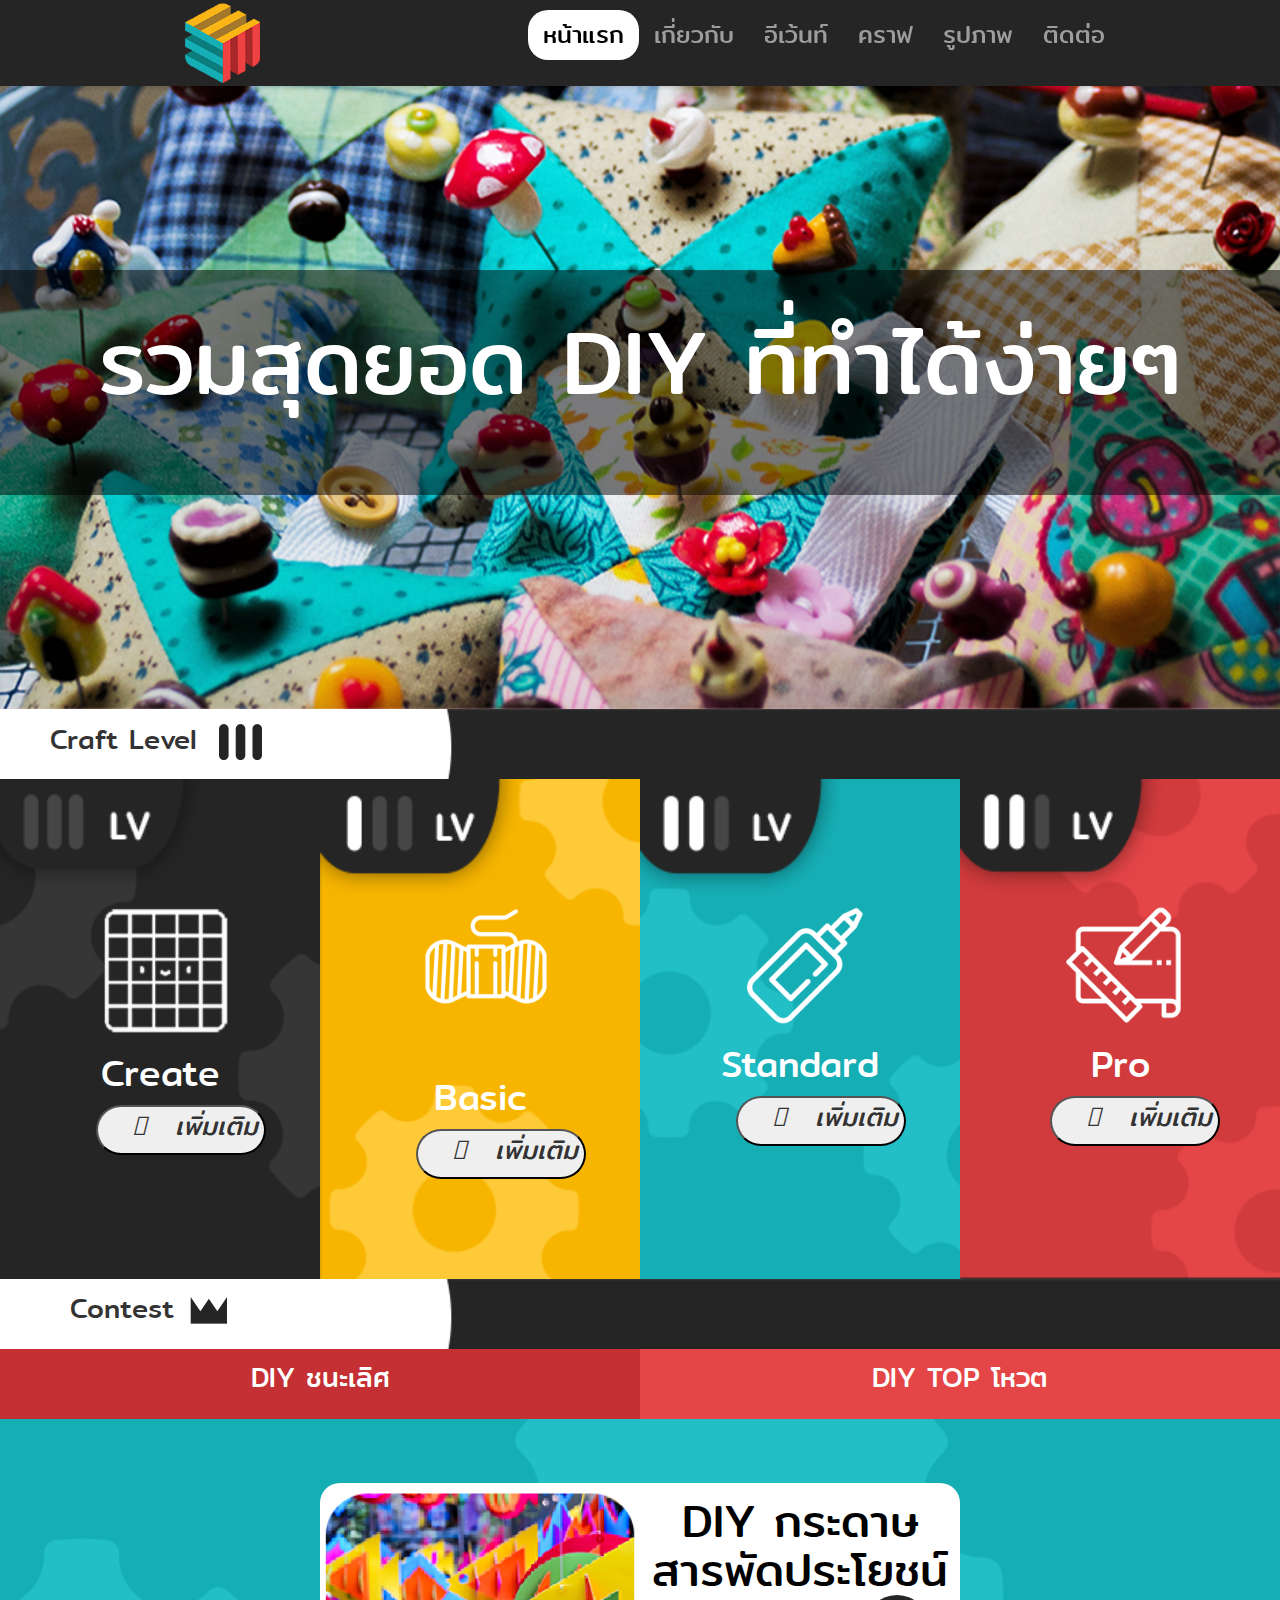
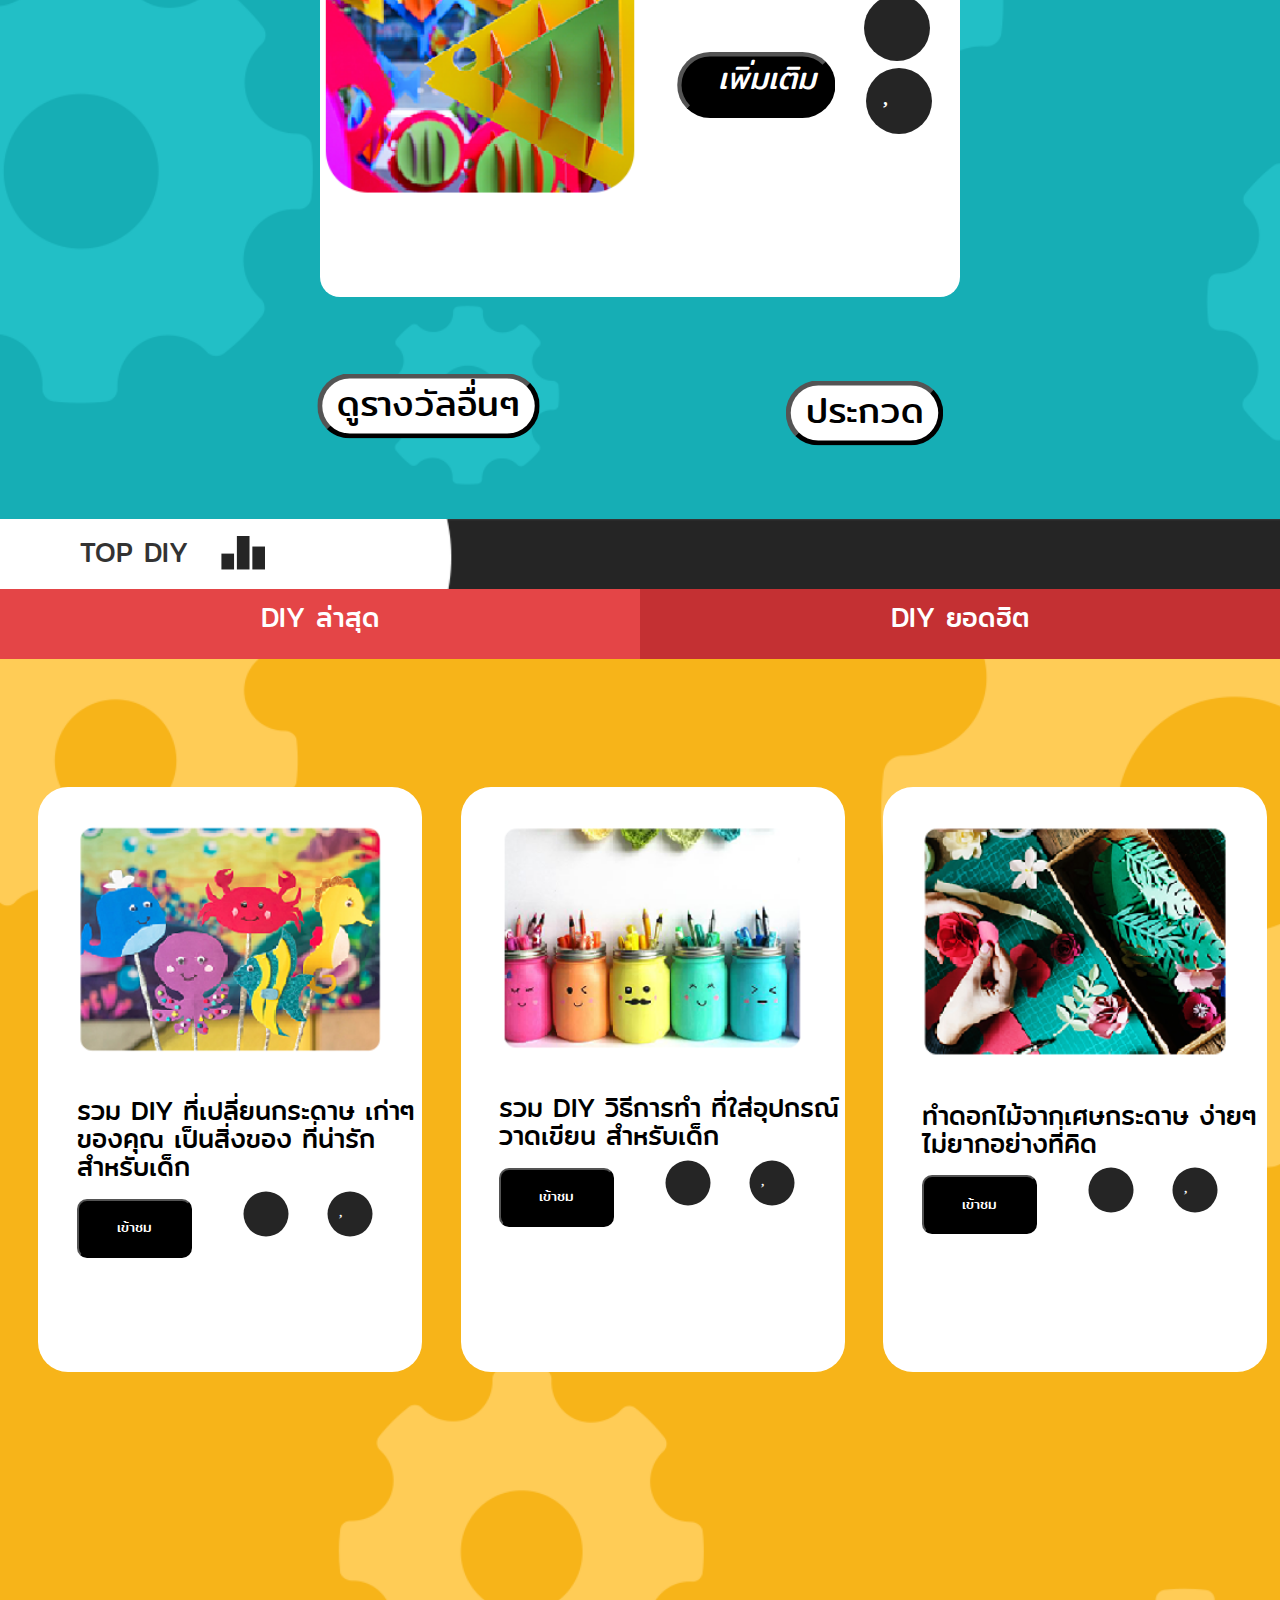
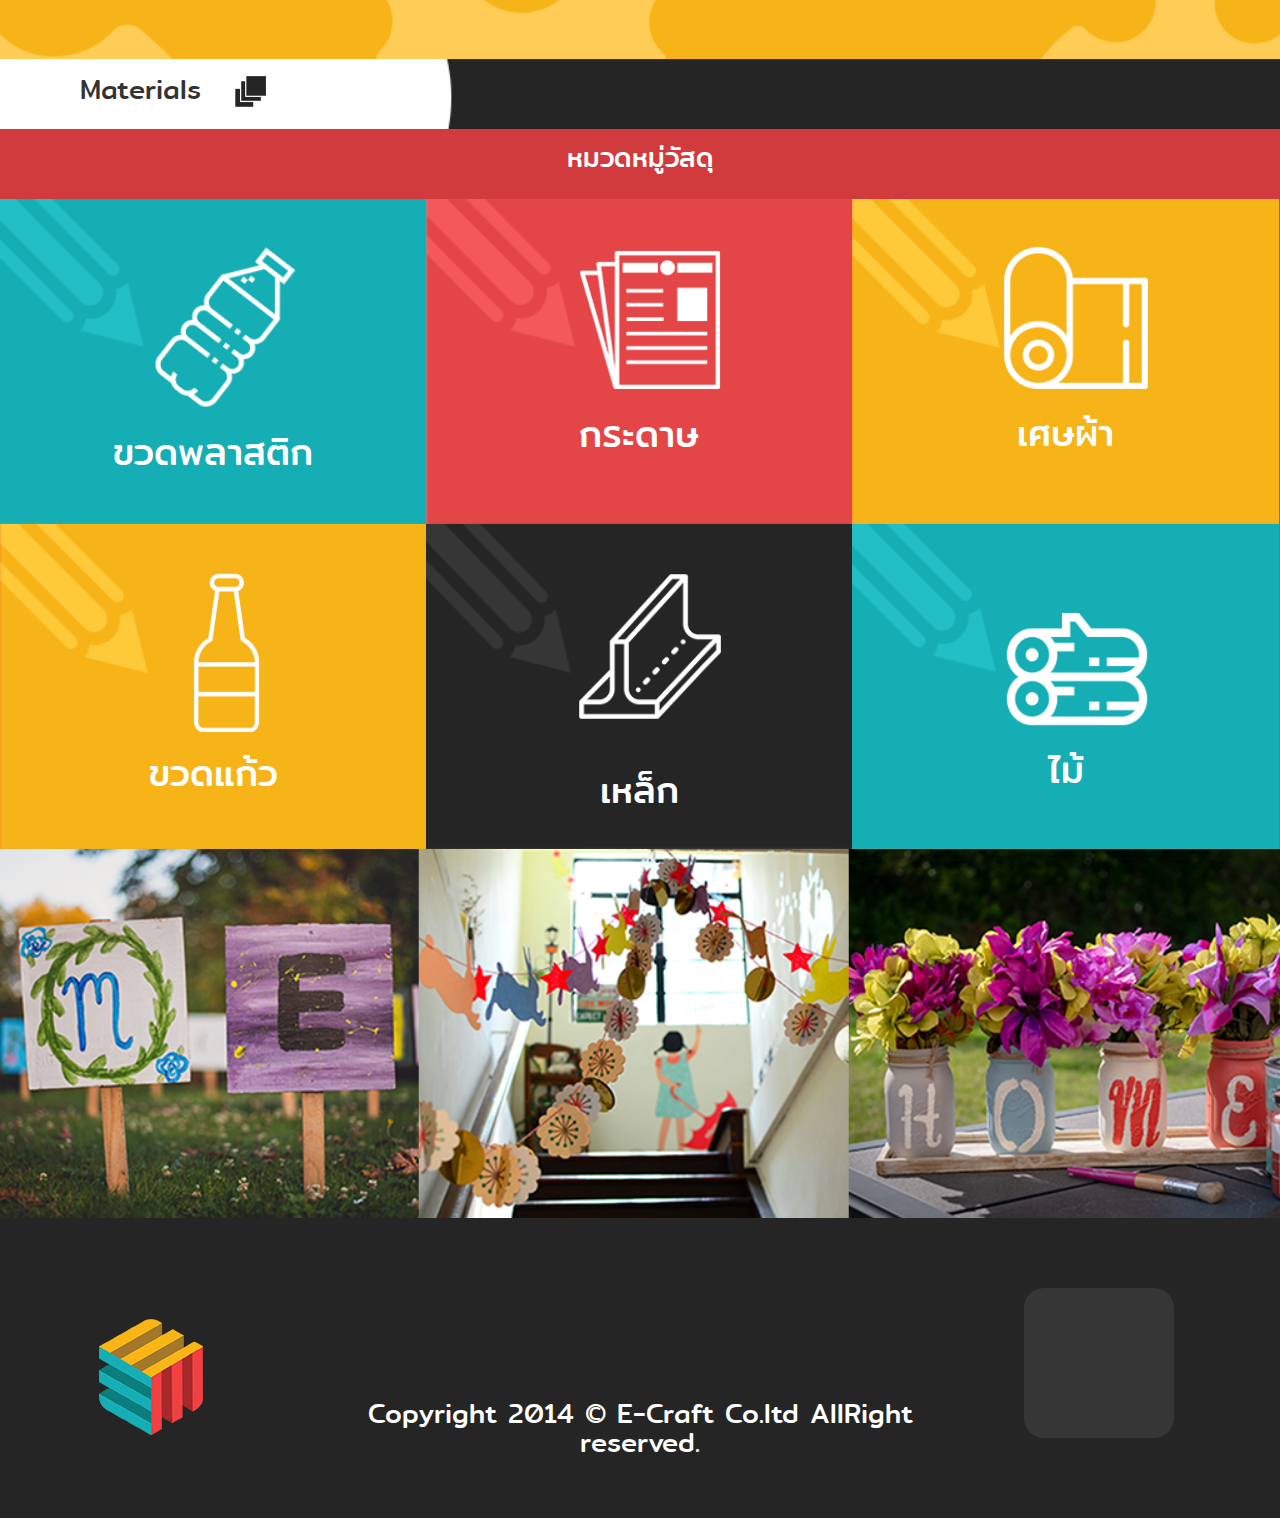
<file: index.html>
<!DOCTYPE html>
<html>
<head>
	<meta charset="utf-8">
    <title>.:E-CRAFT:.</title>
    <meta name="viewport" content="width=device-width, initial-scale=1">
    <link rel="stylesheet" type="text/css" href="css/style.css">
    <link rel="stylesheet" type="text/css" href="css/font-awesome.min.css">
    <link rel="stylesheet" type="text/css" href="css/bootstrap.min.css">
    <link rel="stylesheet" href="https://use.fontawesome.com/releases/v5.6.1/css/all.css" integrity="sha384-gfdkjb5BdAXd+lj+gudLWI+BXq4IuLW5IT+brZEZsLFm++aCMlF1V92rMkPaX4PP" crossorigin="anonymous">
    <script type="text/javascript" src="js/jquery.js"></script>
	<script type="text/javascript" src="js/bootstrap.min.js"></script>
	
	
</head>
<body>
        <header>
                  
                <nav class="navbar navbar-inverse navbar-fixed-top">
                    <div class="container">
                            
                            <div class="navbar-header">
                                <button type="button" class="navbar-toggle" data-toggle="collapse" data-target="#navbar-collapse">
                                        <i class="fas fa-sign-in-alt"></i>
                                        <i class="fas fa-bars"></i>
								</button>
								<div class="ecraft-logo"><img src="images/home-logo.png" style="width:80px;height:85px;""></div>
                            </div> 
                            <div class="collapse navbar-collapse" id="navbar-collapse">
                                <ul class="nav navbar-nav navbar-right">
                                    <li><a href="index.html" class="active" style="color:black;">หน้าแรก</a></li>
                                    <li><a href="content.html" >เกี่ยวกับ</a></li>
                                    <li><a href="#">อีเว้นท์</a></li>
                                    <li><a href="feature.html">คราฟ</a></li>
                                    <li><a href="#">รูปภาพ</a></li>
                                    <li><a href="contact.html">ติดต่อ</a></li>
                                </ul>
                            </div>
                    </div>
                    
                </nav>
                
            </header>
			
			<div class="banner">
				<div class="box-banner"><h1>รวมสุดยอด DIY ที่ทำได้ง่ายๆ</h1></div>
				<img src="images/banner.png">
				
				
					
			</div>
			
			
	<section>
			<div class="head-craft-level">
					<h1>Craft Level</h1>
					<div class="image-level"><img src="images/icon-headbar.png"></div>
					   
			</div>
			<div class="craft-level">
					<div class="create">
						<img src="images/menu-icon.png ">
						<h1>Create</h1>
						<button><i class="fas fa-plus-square"><p>เพิ่มเติม</p></i></button>
					</div>
				
					<div class="level1">
						<img src="images/menu-icon2.png ">
						<h1>Basic</h1>
						<button><i class="fas fa-plus-square"><p>เพิ่มเติม</p></i></button>
					</div>
					<div class="level2">
						<img src="images/menu-icon3.png ">
						<h1>Standard</h1>
						<button><i class="fas fa-plus-square"><p>เพิ่มเติม</p></i></button>
					</div>
					<div class="level3">
						<img src="images/menu-icon4.png ">
						<h1>Pro</h1>
						<button><i class="fas fa-plus-square"><p>เพิ่มเติม</p></i></button>
					</div>
			</div>
			
	</section>

	<section>

			<div class="head-contest">
					<h1>Contest</h1>
					<div class="image-contest"><img src="images/icon-headbar2.png"></div>
			</div>
			
			<div class="subhead-contest">
				<div class="boxwin"><h1>DIY ชนะเลิศ</h1></div>
				<div class="boxvote"><h1>DIY TOP โหวต</h1></div>
			</div>

			<div class="contest">
				
					<div class="boxcontest">
						<div class="leftcon">
								<img src="images/contest-img.png" style="width:100%;height:auto;">
						</div>
						<div class="rightcon">
								<h1>DIY กระดาษ<br>สารพัดประโยชน์</h1>
								<button><i class="fas fa-plus-square"><p>เพิ่มเติม</p></i></button>
								<div class="reply"><i class="fas fa-reply"></i></div>
								<div class="love"><i class="fas fa-heart"></i></div>
						</div>
						<div class="other"><button >ดูรางวัลอื่นๆ</button></div>
						<div class="contesthere"><button >ประกวด</button></div>
			</div>


	</section>


	<section>
			<div class="head-diy">
					<h1>TOP DIY</h1>
					<div class="image-diy"><img src="images/icon-headbar3.png"></div>
			</div>
			<div class="subhead-diy">
					<div class="boxnow"><h1>DIY ล่าสุด</h1></div>
					<div class="boxhit"><h1>DIY ยอดฮิต</h1></div>
			</div>
			<div class="diy-container">
					<div class="boxdiy1">
							<img src="images/content-img.png">
							<h1>รวม DIY ที่เปลี่ยนกระดาษ
									เก่าๆของคุณ เป็นสิ่งของ
									ที่น่ารักสำหรับเด็ก</h1>
									<button>เข้าชม</button>
									<div class="reply"><i class="fas fa-heart"></i></div>
									<div class="reply"><i class="fas fa-reply"></i></div>
									
					</div>
					<div class="boxdiy1">
							<img src="images/content-img2.png">
							<h1>รวม DIY วิธีการทำ
									ที่ใส่อุปกรณ์วาดเขียน
									สำหรับเด็ก</h1>
									<button>เข้าชม</button>
									<div class="reply"><i class="fas fa-heart"></i></div>
									<div class="reply"><i class="fas fa-reply"></i></div>
					</div>
					<div class="boxdiy1">
							<img src="images/content-img3.png">
							<h1>ทำดอกไม้จากเศษกระดาษ
									ง่ายๆ ไม่ยากอย่างที่คิด</h1>
									<button>เข้าชม</button>
									<div class="reply"><i class="fas fa-heart"></i></div>
									<div class="reply"><i class="fas fa-reply"></i></div>
					</div>

			</div>

	</section>

	<section>
		<div class="head-material">
			<h1>Materials</h1>
			<div class="image-material"><img src="images/icon-headbar4.png"></div>
	</div>
	
	<div class="subhead-material">
		<div class="boxmaterial"><h1>หมวดหมู่วัสดุ</h1></div>
		
	</div>

	<div class="container-material">
		<div class="box-m1">
			<img src="images/material-img.png">
			<h1>ขวดพลาสติก</h1>
		</div>
		<div class="box-m2">
				<img src="images/material-img2.png">
				<h1>กระดาษ</h1>
		</div>
		<div class="box-m3">
				<img src="images/material-img3.png">
				<h1>เศษผ้า</h1>
		</div>
		<div class="box-m4">
				<img src="images/material-img4.png">
				<h1>ขวดแก้ว</h1>
		</div>
		<div class="box-m5">
				<img src="images/material-img5.png">
				<h1>เหล็ก</h1>
		</div>
		<div class="box-m6">
				<img src="images/material-img6.png">
				<h1>ไม้</h1>
		</div>
	</div>
	</section>
			
	<footer>
			<div class="image-footer"><img src="images/footer-img.png" style="width:100%;height:auto;"></div>
			<div class="footer">
				<div class="left-footer"><img src="images/home-logo.png"></div>
				<div class="middle-footer">
					<div class="top-mid">
						<i class="fab fa-facebook-f"></i>
						<i class="fab fa-instagram"></i>
						<i class="fab fa-twitter"></i>
						<i class="far fa-envelope"></i>
					</div>
					<div class="bottom-mid"><h1>Copyright 2014 &copy; E-Craft Co.ltd AllRight reserved.</h1></div>
				</div>
				<div class="right-footer">
					<div class="backtotop"><i class="fas fa-angle-up"></i></div>
				</div>
			</div>  

			<div class="footer-mobile">
				<img src="images/home-logo.png" style="width:20%;height:auto;">
				<i class="fab fa-facebook-f"></i>
				<i class="fab fa-instagram"></i>
				<i class="fab fa-twitter"></i>
				<i class="far fa-envelope"></i>
				<div class="mobile-btt"><i class="fas fa-angle-up"></i></div>
			</div>
	</footer>

            

            

            
            
                    
    
    
    
    
    
    
    <!-- <div class="wrapper">
        <header>
                <div class="menu-icon"> 
                    <i class="fas fa-sign-in-alt"></i>
                    <i class="fas fa-bars"></i>
                </div>
                <div class="circle"><img src="images/home-logo.png" style="width:80px;height:85px;"></div>
        </header>
        
        
        
        <div class="banner">
                <img src="images/banner.png">
        </div>
    </div> -->
</body>
</html>
</file>
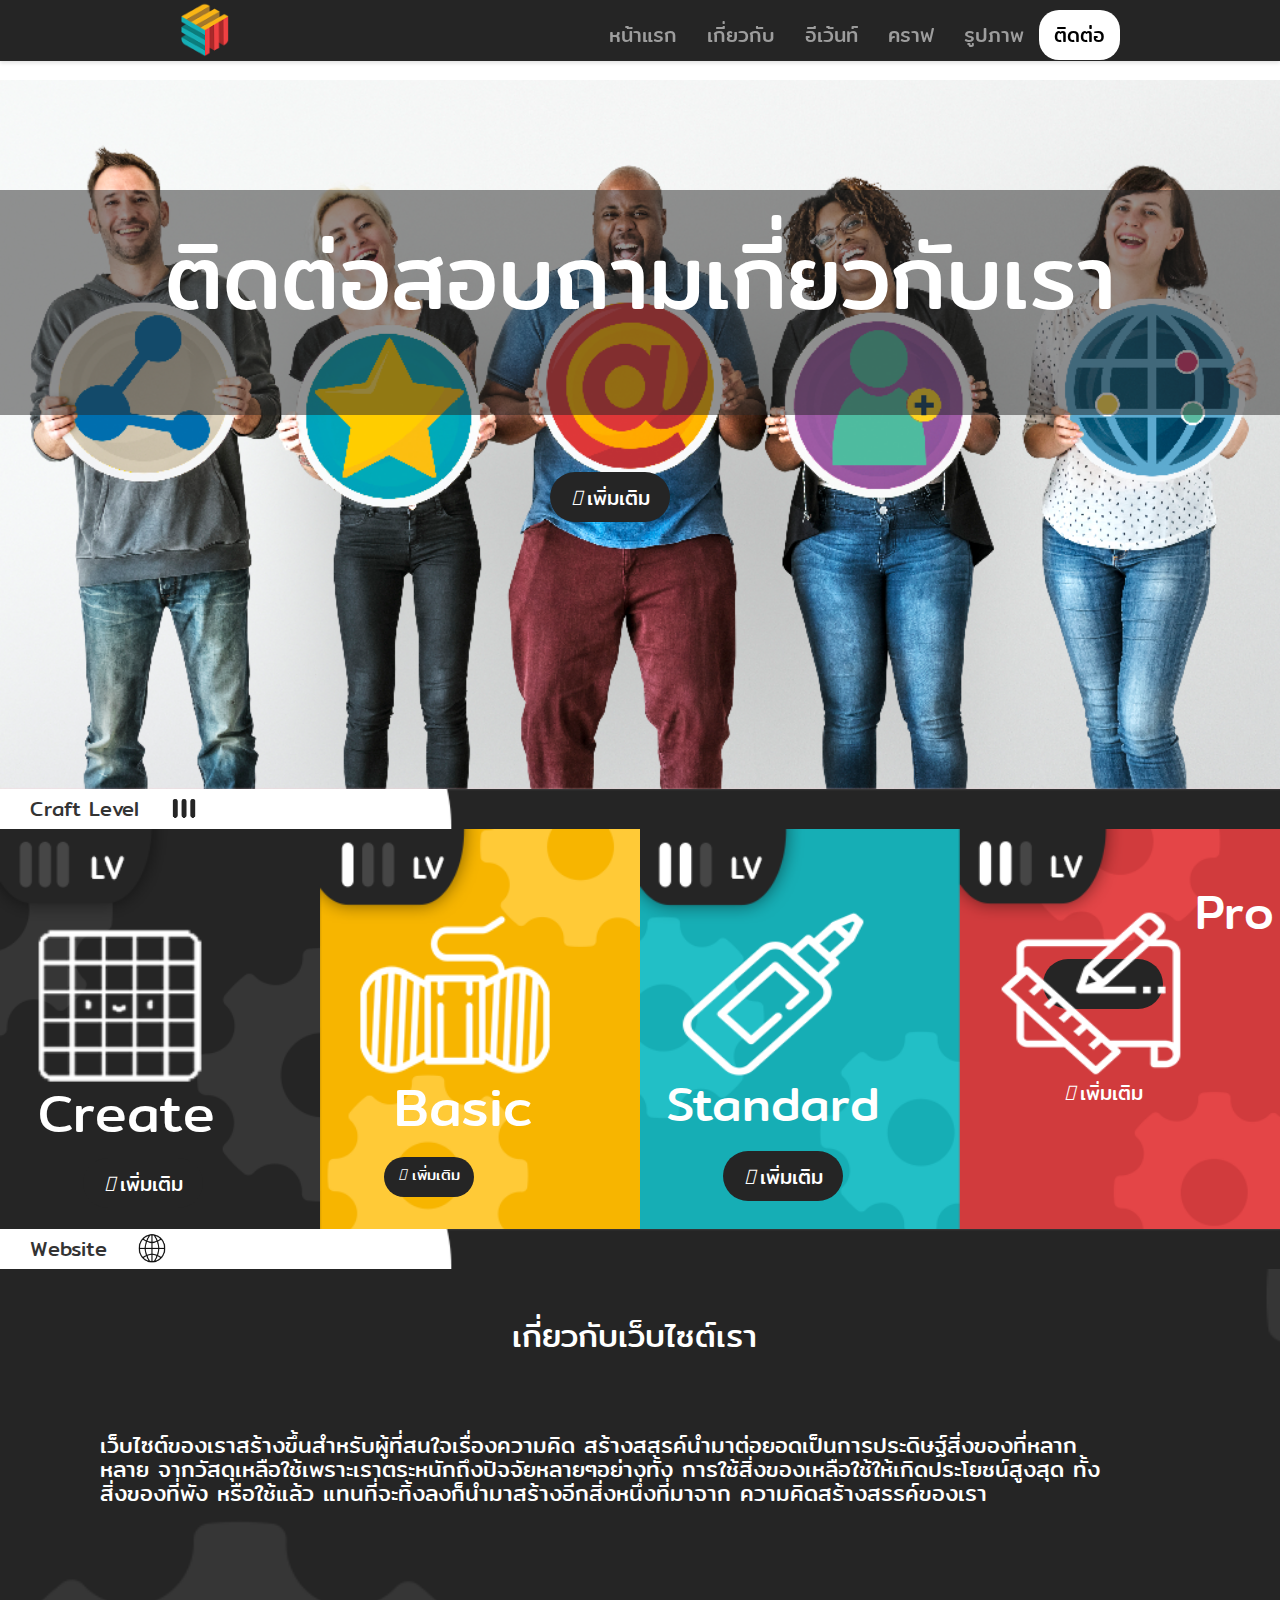
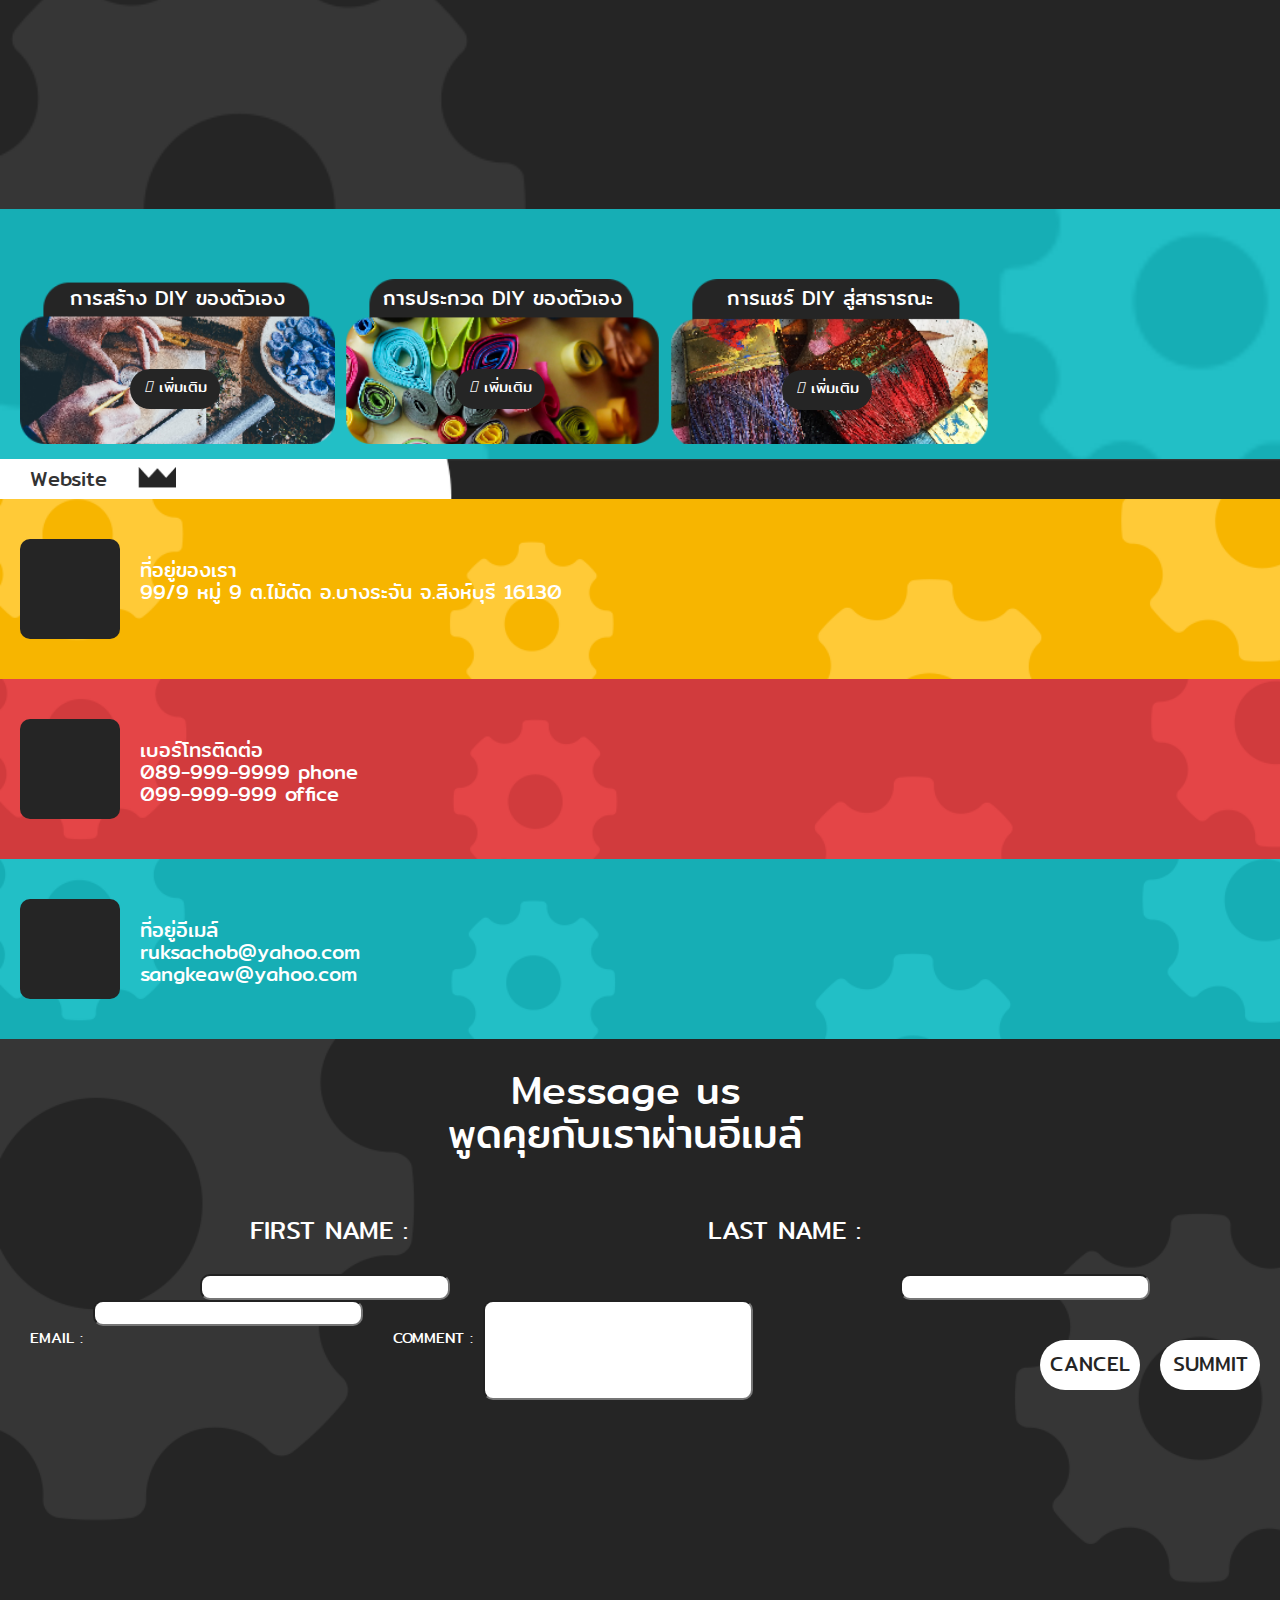
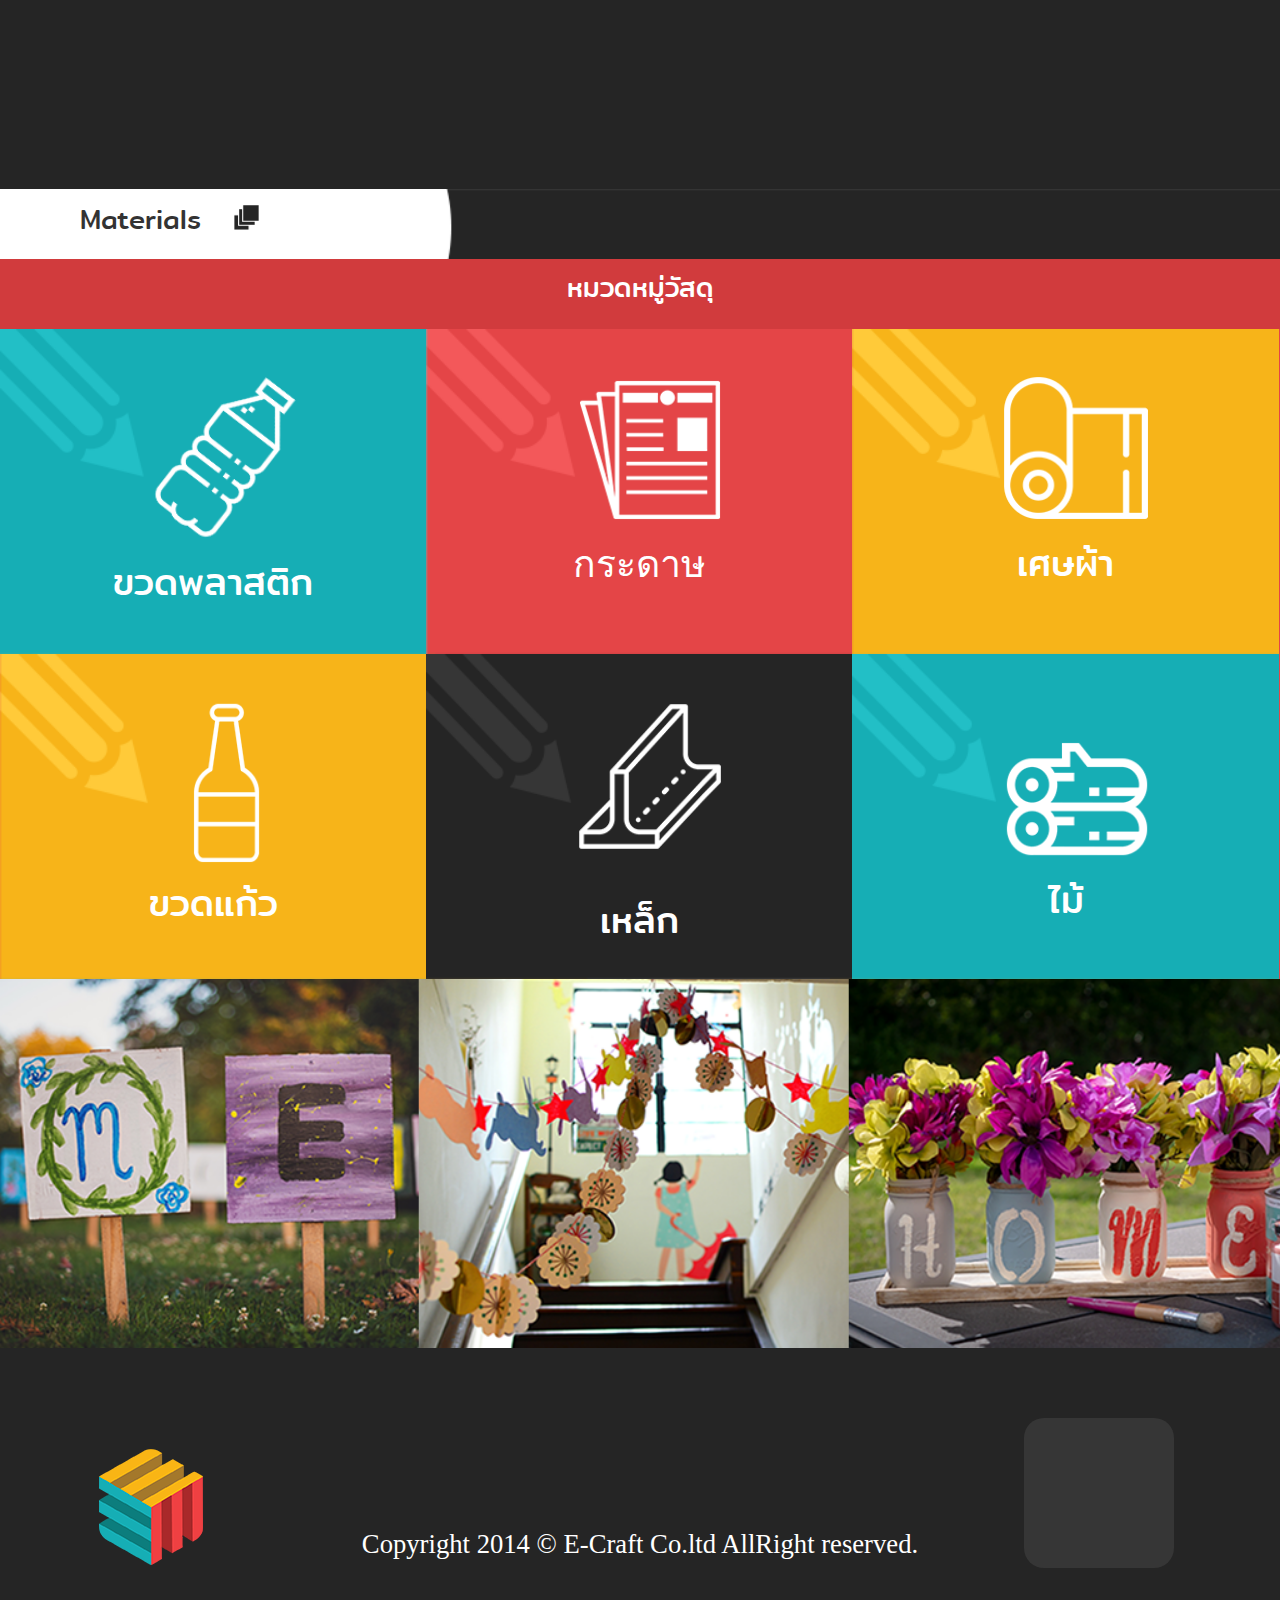
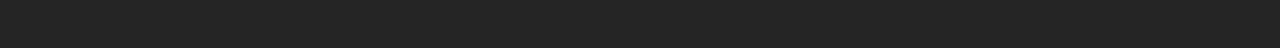
<file: contact.html>
<!DOCTYPE html>
<html>
<head>
    <meta charset="utf-8" />
    <title>.:E-CRAFT:.</title>
    <meta name="viewport" content="width=device-width, initial-scale=1">
    <link rel="stylesheet" type="text/css" href="css/contact.css">
    <link rel="stylesheet" type="text/css" href="css/font-awesome.min.css">
    <link rel="stylesheet" type="text/css" href="css/bootstrap.min.css">
    <link rel="stylesheet" href="https://use.fontawesome.com/releases/v5.6.1/css/all.css" integrity="sha384-gfdkjb5BdAXd+lj+gudLWI+BXq4IuLW5IT+brZEZsLFm++aCMlF1V92rMkPaX4PP" crossorigin="anonymous">
    <script type="text/javascript" src="js/jquery.js"></script>
	<script type="text/javascript" src="js/bootstrap.min.js"></script>


</head>
<body>
        <header>
                  
                <nav class="navbar navbar-inverse navbar-fixed-top">
                    <div class="container">
                            
                            <div class="navbar-header">
                                <button type="button" class="navbar-toggle" data-toggle="collapse" data-target="#navbar-collapse">
                                        <i class="fas fa-sign-in-alt"></i>
                                        <i class="fas fa-bars"></i>
								</button>
								<div class="ecraft-logo"><img src="images/home-logo.png" style="width:50px;height:55px;""></div>
                            </div> <!-- navbar-header -->
                            <div class="collapse navbar-collapse" id="navbar-collapse">
                                <ul class="nav navbar-nav navbar-right">
                                    <li><a href="index.html" >หน้าแรก</a></li>
                                    <li><a href="content.html">เกี่ยวกับ</a></li>
                                    <li><a href="#">อีเว้นท์</a></li>
                                    <li><a href="feature.html">คราฟ</a></li>
                                    <li><a href="#">รูปภาพ</a></li>
                                    <li><a href="contact.html" class="active" style="color:black;">ติดต่อ</a></li>
                                </ul>
                            </div>
                    </div><!-- container -->
                    
                </nav>
                
            </header>
			
			<div class="banner">
				    <img src="images/bannercontact.png">
				    <div class="subbanner">ติดต่อสอบถามเกี่ยวกับเรา
				        <div class="banner-bt"><i class="fas fa-plus-square"></i>เพิ่มเติม</div>
			        </div>
			        <div class="dot-banner"><i class="fas fa-circle"></i>   <i class="fas fa-circle"></i>   <i class="fas fa-circle"></i> <i class="fas fa-circle"></i>   <i class="fas fa-circle"></i></div>
				
				
			</div>
			<div class="head-craft-level">
					<h1>Craft Level</h1>
					<div class="image-level"><img src="images/icon-headbar.png" width="30px" height="30px"></div>
					   
			</div>
			<div class="craft-level">
					<div class="create">
						<img src="images/menu-icon.png" width="160" height="150">
						<h1>Create</h1>
						<div class="level-button"><i class="fas fa-plus-square"></i>เพิ่มเติม</div>

					</div>
				
					<div class="level1">
						<img src="images/menu-icon2.png" width="110" height="90">
						<h1>Basic</h1>
						<div class="level-button1"><i class="fas fa-plus-square"></i>เพิ่มเติม</div>

					</div>
					<div class="level2">
						<img src="images/menu-icon3.png" width="105" height="100">
						<h1>Standard</h1>
						<div class="level-button2"><i class="fas fa-plus-square"></i>เพิ่มเติม</div>

					</div>
					<div class="level3">
						<img src="images/menu-icon4.png" width="125" height="120">
						<h1>Pro</h1>
						<div class="level-button3"><i class="fas fa-plus-square"></i>เพิ่มเติม</div>

					</div>
			</div>
			<div class="head-website">
					<h1>Website</h1>
					<div class="image-level"><img src="images/icon-headbar1.png" width="30px" height="30px"></div>
					   
			</div>
			<div class="about-box">
				<h1>เกี่ยวกับเว็บไซต์เรา</h1>
				<h2>เว็บไซต์ของเราสร้างขึ้นสำหรับผู้ที่สนใจเรื่องความคิด
                 สร้างสสรค์นำมาต่อยอดเป็นการประดิษฐ์สิ่งของที่หลากหลาย
                 จากวัสดุเหลือใช้เพราะเราตระหนักถึงปัจจัยหลายๆอย่างทั้ง
                 การใช้สิ่งของเหลือใช้ให้เกิดประโยชน์สูงสุด ทั้งสิ่งของที่พัง
                 หรือใช้แล้ว แทนที่จะทิ้งลงก็นำมาสร้างอีกสิ่งหนึ่งที่มาจาก
                 ความคิดสร้างสรรค์ของเรา</h2>
			</div>
			<div class="about-img">
				<div class="about-item1">
					<div class="head-about1">การสร้าง DIY ของตัวเอง</div>
					<div class="item-bt1"><i class="fas fa-plus-square"></i> เพิ่มเติม</div>
				</div>

				<div class="about-item2">
					<div class="head-about2">การประกวด DIY ของตัวเอง</div>
					<div class="item-bt2"><i class="fas fa-plus-square"></i> เพิ่มเติม</div>
				</div>
				<div class="about-item3">
					<div class="head-about3">การแชร์ DIY สู่สาธารณะ</div>
					<div class="item-bt3"><i class="fas fa-plus-square"></i> เพิ่มเติม</div>
				</div>
			</div>
			<div class="head-contact">
					<h1>Website</h1>
					<div class="image-level"><img src="images/icon-headbar2.png" width="40px" height="30px"></div>
					   
			</div>
			<div class="contact-box1">
				<div class="icon-contact1"><i class="fas fa-map-marker-alt"></i></div>
				<h1>ที่อยู่ของเรา<br>99/9 หมู่ 9 ต.ไม้ดัด อ.บางระจัน จ.สิงห์บุรี 16130</h1>
			</div>
			<div class="contact-box2">
				<div class="icon-contact2"><i class="fas fa-phone-square"></i></div>
				<h1>เบอร์โทรติดต่อ<br>089-999-9999 phone<br>099-999-999 office</h1>
			</div>
			<div class="contact-box3">
				<div class="icon-contact3"><i class="fas fa-envelope"></i></div>
				<h1>ที่อยู่อีเมล์<br>ruksachob@yahoo.com<br>sangkeaw@yahoo.com</h1>
			</div>
			<div class="message-box">
				<h1>Message us<br>พูดคุยกับเราผ่านอีเมล์</h1>
				<h2>FIRST NAME :</h2>
				<h3>LAST NAME :</h3>
				<div class="input-name1"><input type="id" name=""></div>
				<div class="input-name2"><input type="id" name=""></div>
				<h4>EMAIL :</h4>
				<div class="input-email"><input type="id" name=""></div>
				<h5>COMMENT :</h5>
				<div class="input-comment"><input type="id" name=""></div>
				<div class="summit-bt">SUMMIT</div>
				<div class="cancel-bt">CANCEL</div>
			</div>
			<div class="head-material">
			<h1>Materials</h1>
			<div class="image-material"><img src="images/icon-headbar4.png" width="30px" height="30px"></div>
	</div>
	
	<div class="subhead-material">
		<div class="boxmaterial"><h1>หมวดหมู่วัสดุ</h1></div>
		
	</div>

	<div class="container-material">
		<div class="box-m1">
			<img src="images/material-img.png">
			<h1>ขวดพลาสติก</h1>
		</div>
		<div class="box-m2">
				<img src="images/material-img2.png">
				<h1>กระดาษ</h1>
		</div>
		<div class="box-m3">
				<img src="images/material-img3.png">
				<h1>เศษผ้า</h1>
		</div>
		<div class="box-m4">
				<img src="images/material-img4.png">
				<h1>ขวดแก้ว</h1>
		</div>
		<div class="box-m5">
				<img src="images/material-img5.png">
				<h1>เหล็ก</h1>
		</div>
		<div class="box-m6">
				<img src="images/material-img6.png">
				<h1>ไม้</h1>
		</div>
	</div>
	<div class="image-footer"><img src="images/footer-img.png" style="width:100%;height:auto;"></div>
			<div class="footer">
				<div class="left-footer"><img src="images/home-logo.png"></div>
				<div class="middle-footer">
					<div class="top-mid">
						<i class="fab fa-facebook-f"></i>
						<i class="fab fa-instagram"></i>
						<i class="fab fa-twitter"></i>
						<i class="far fa-envelope"></i>
					</div>
					<div class="bottom-mid"><h1>Copyright 2014 &copy; E-Craft Co.ltd AllRight reserved.</h1></div>
				</div>
				<div class="right-footer">
					<div class="backtotop"><i class="fas fa-angle-up"></i></div>
				</div>
			</div>  

			<div class="footer-mobile">
				<img src="images/home-logo.png" style="width:20%;height:auto;">
				<i class="fab fa-facebook-f"></i>
				<i class="fab fa-instagram"></i>
				<i class="fab fa-twitter"></i>
				<i class="far fa-envelope"></i>
				<div class="mobile-btt"><i class="fas fa-angle-up"></i></div>
			</div>
</file>
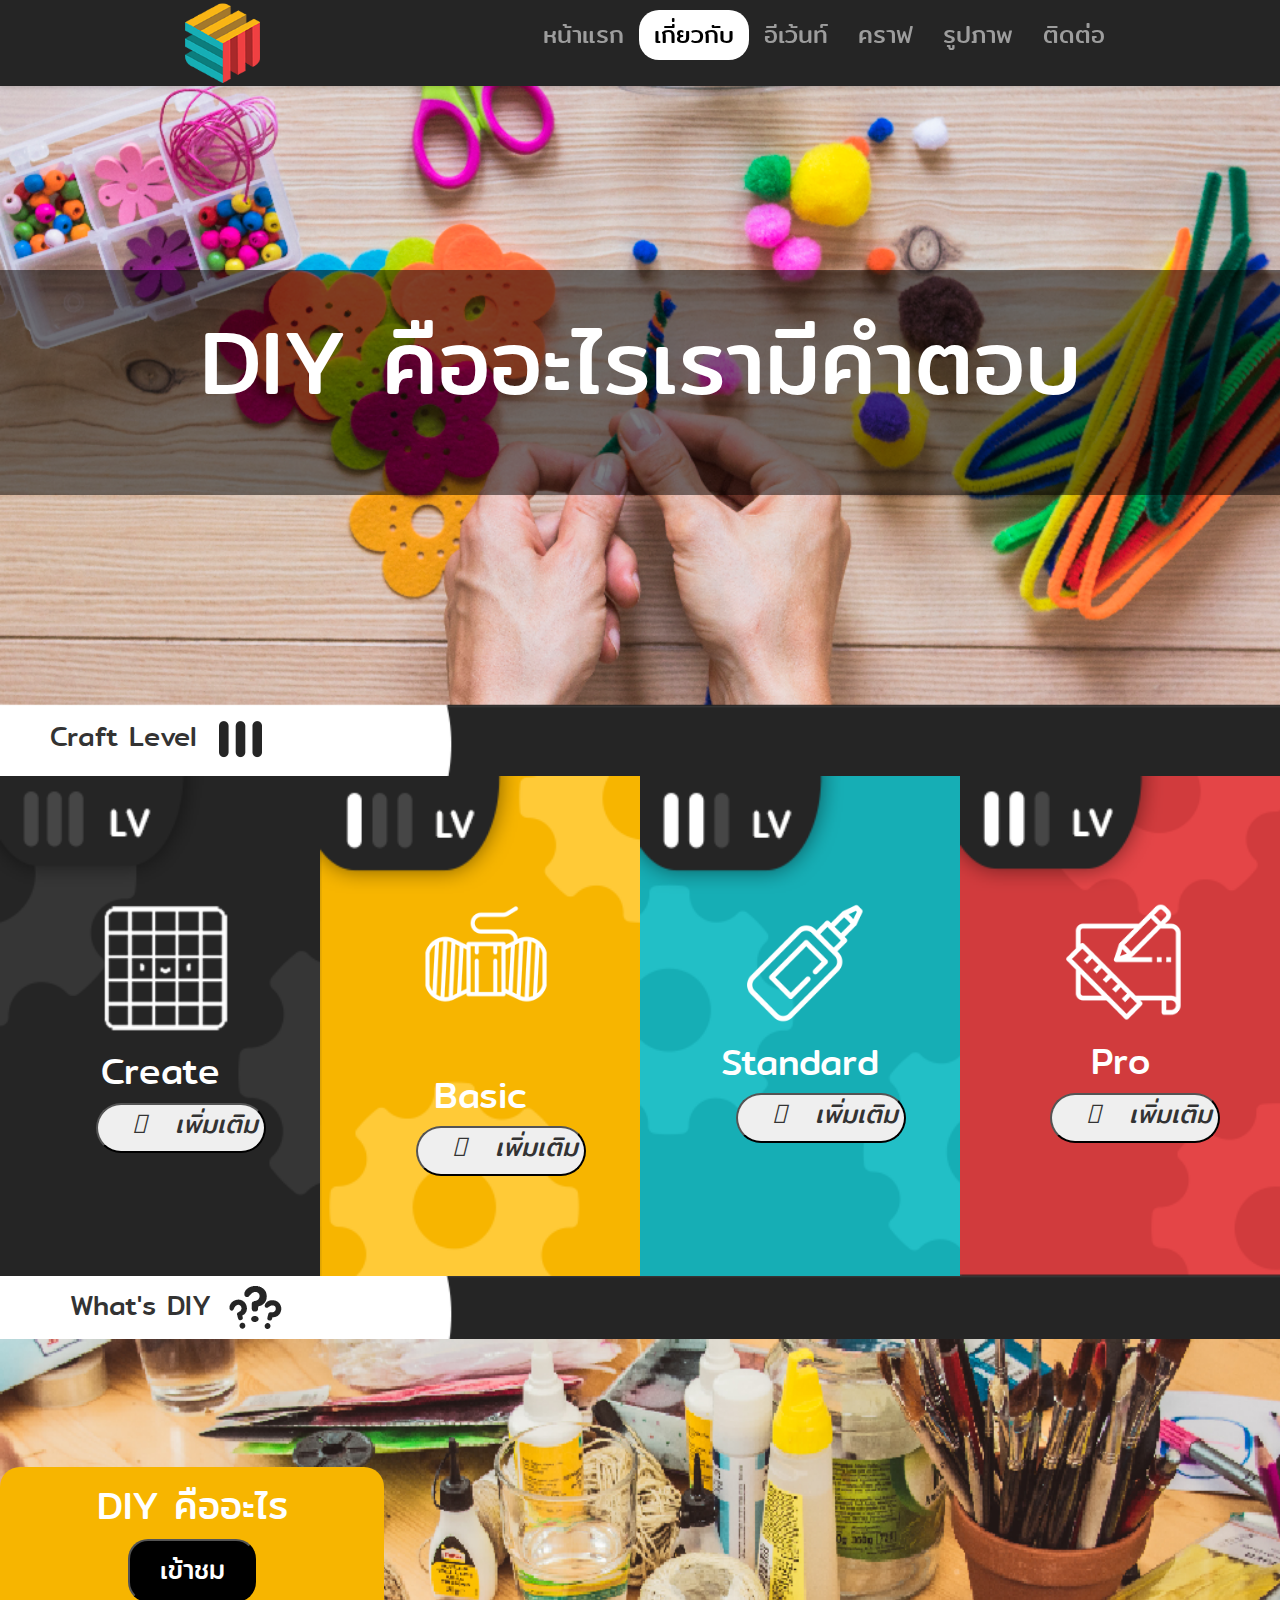
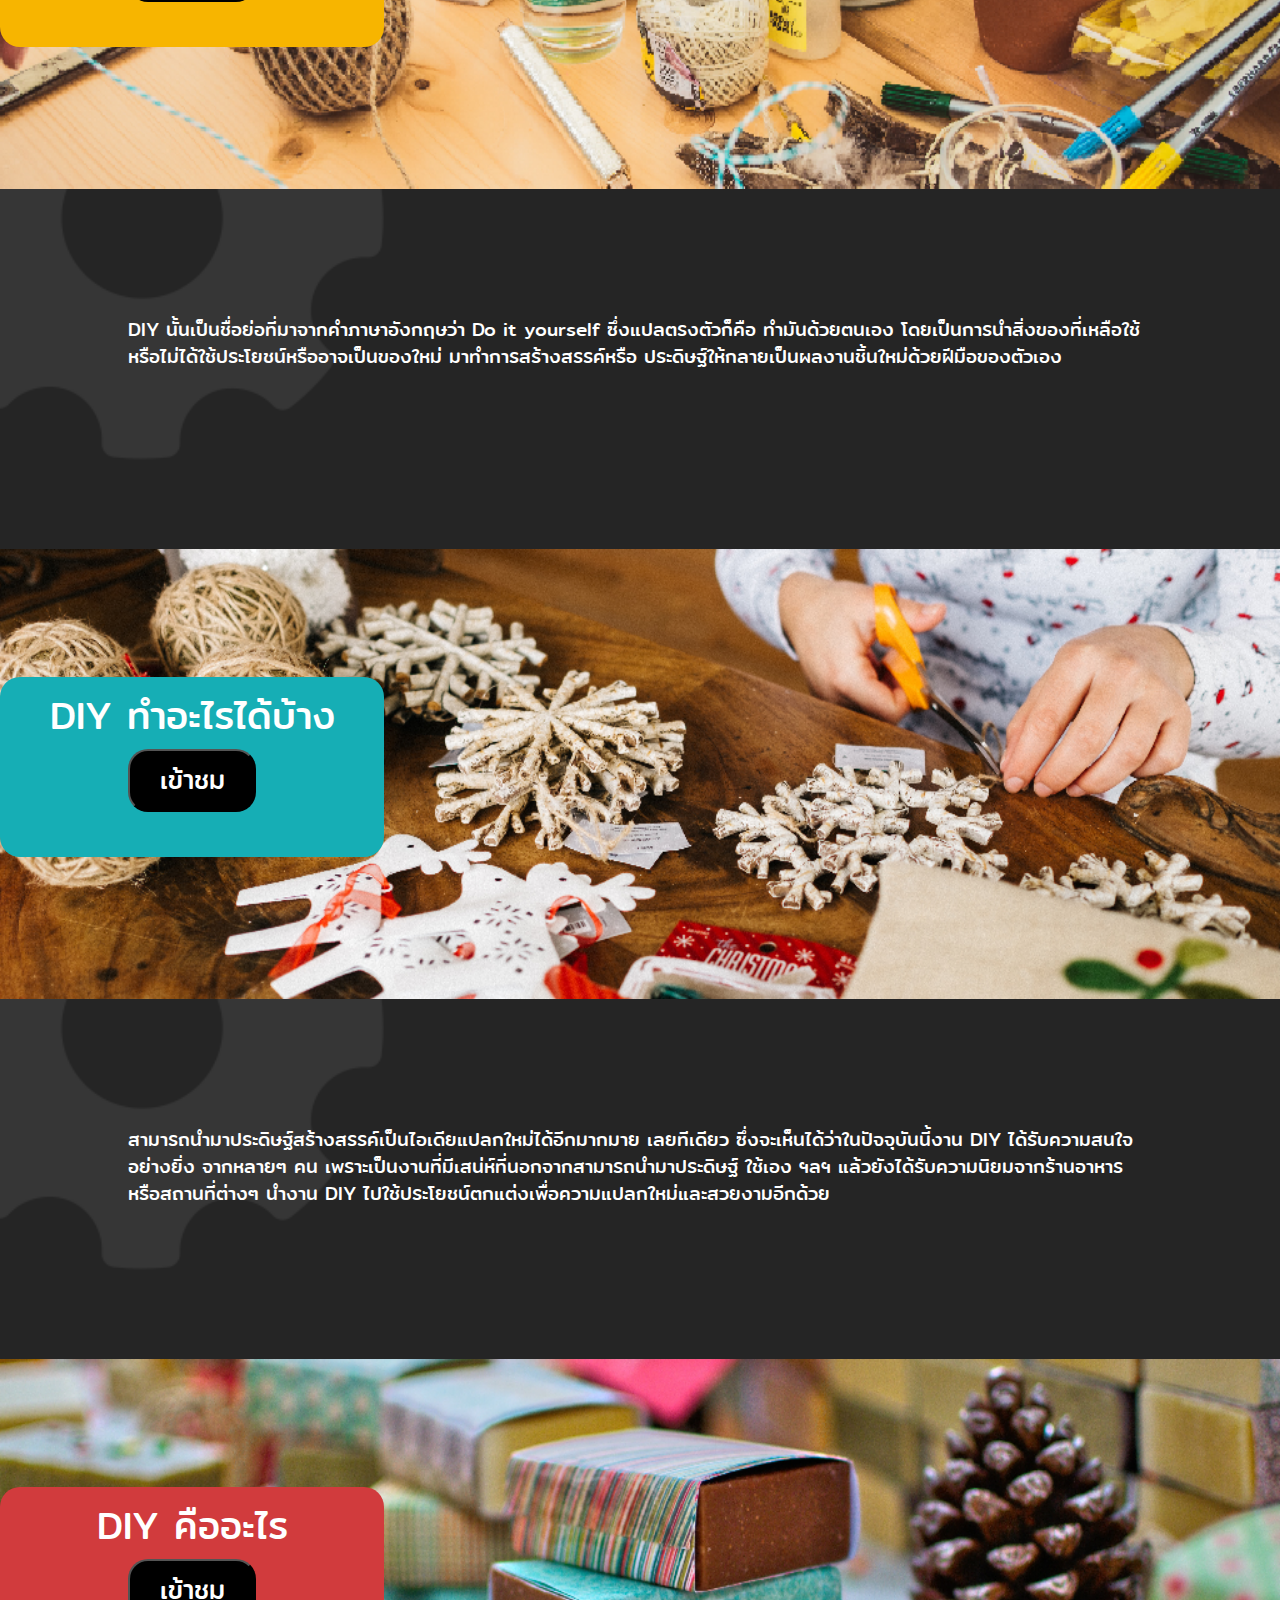
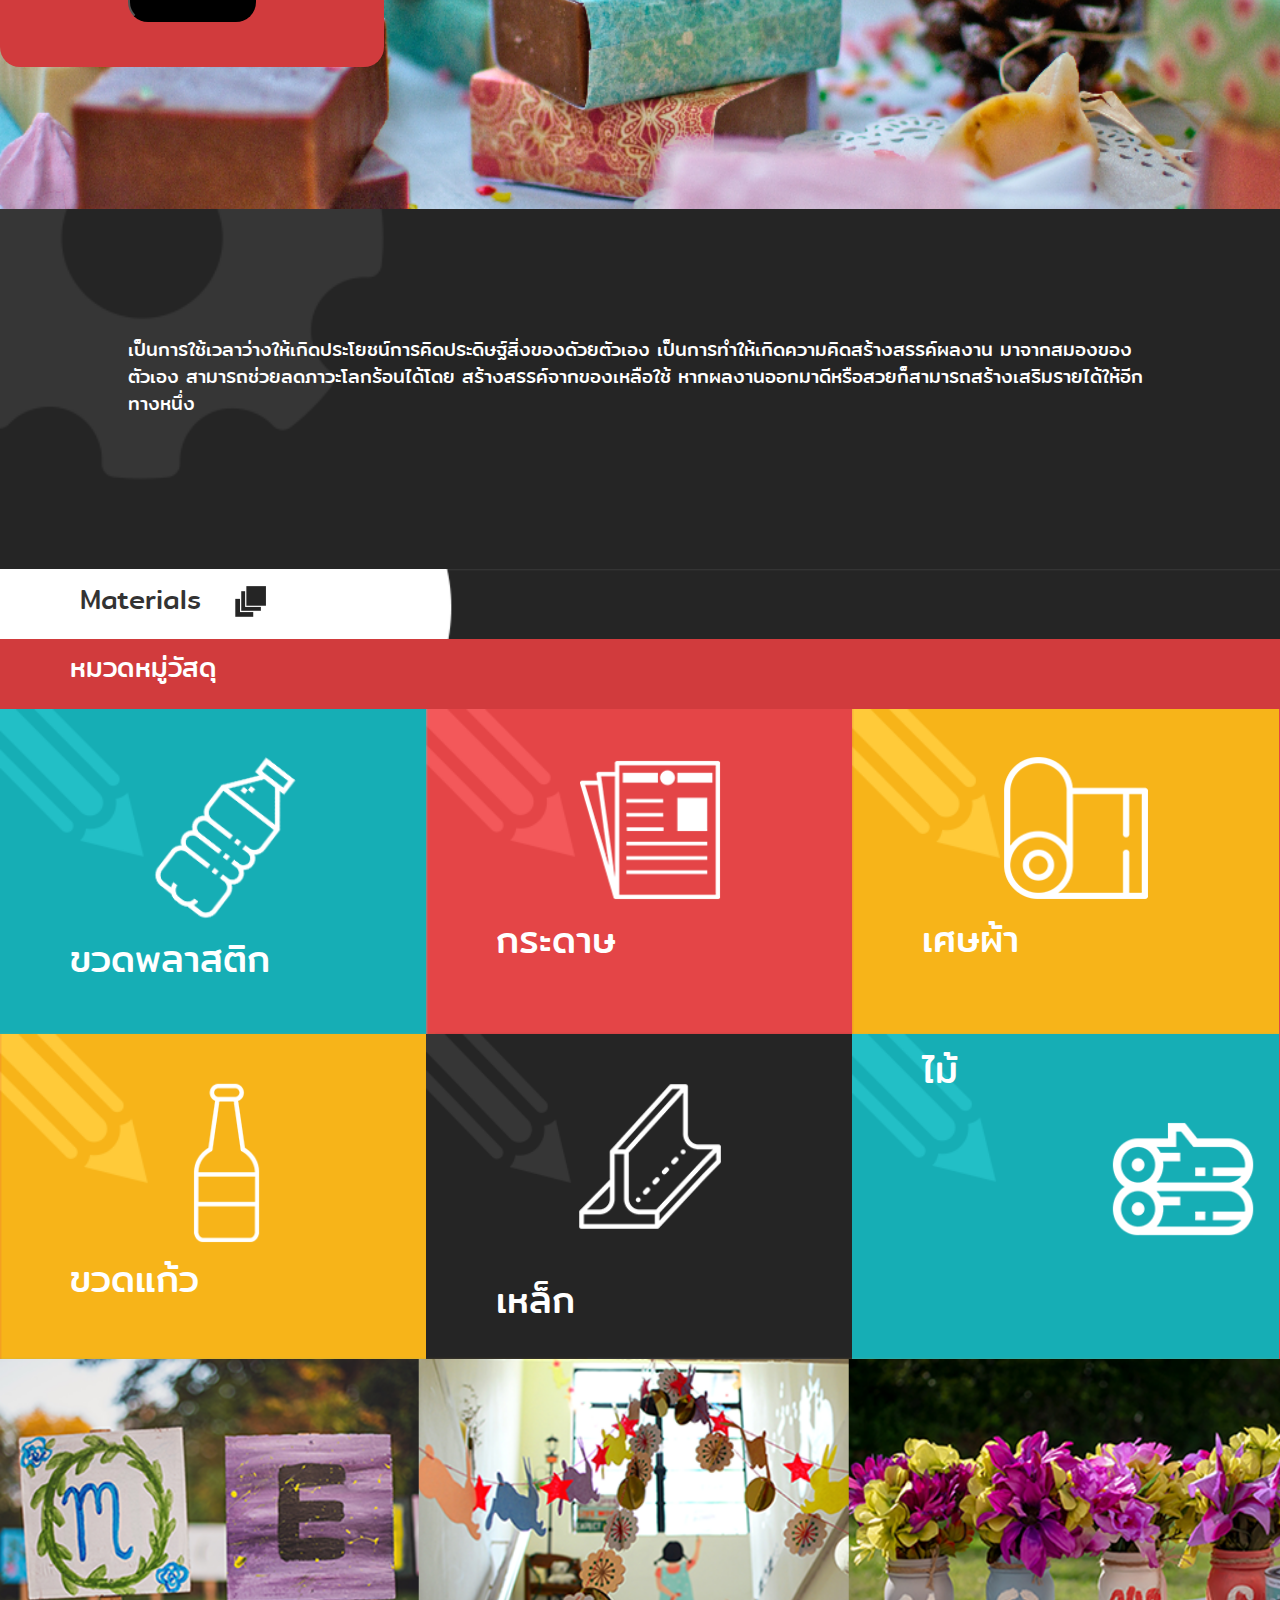
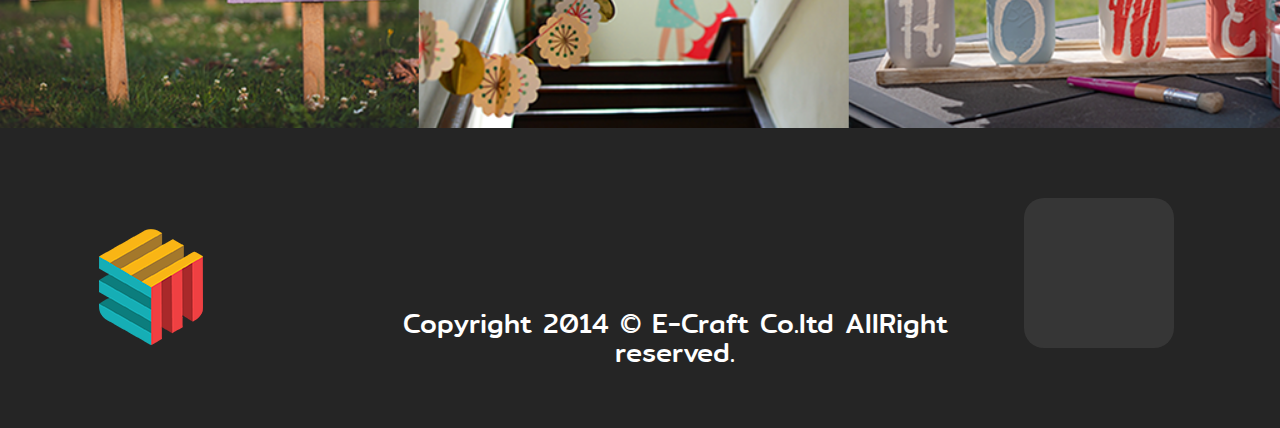
<file: content.html>
<!DOCTYPE html>
<html>
<head>
	<meta charset="utf-8">
    <title>.:E-CRAFT:.</title>
    <meta name="viewport" content="width=device-width, initial-scale=1">
    <link rel="stylesheet" type="text/css" href="css/content.css">
    <link rel="stylesheet" type="text/css" href="css/font-awesome.min.css">
    <link rel="stylesheet" type="text/css" href="css/bootstrap.min.css">
    <link rel="stylesheet" href="https://use.fontawesome.com/releases/v5.6.1/css/all.css" integrity="sha384-gfdkjb5BdAXd+lj+gudLWI+BXq4IuLW5IT+brZEZsLFm++aCMlF1V92rMkPaX4PP" crossorigin="anonymous">
    <script type="text/javascript" src="js/jquery.js"></script>
	<script type="text/javascript" src="js/bootstrap.min.js"></script>
	
	
</head>
<body>
        <header>
                  
                <nav class="navbar navbar-inverse navbar-fixed-top">
                    <div class="container">
                            
                            <div class="navbar-header">
                                <button type="button" class="navbar-toggle" data-toggle="collapse" data-target="#navbar-collapse">
                                        <i class="fas fa-sign-in-alt"></i>
                                        <i class="fas fa-bars"></i>
								</button>
								<div class="ecraft-logo"><img src="images/home-logo.png" style="width:80px;height:85px;""></div>
                            </div> 
                            <div class="collapse navbar-collapse" id="navbar-collapse">
                                <ul class="nav navbar-nav navbar-right">
                                    <li><a href="index.html" >หน้าแรก</a></li>
                                    <li><a href="content.html" class="active" style="color:black;">เกี่ยวกับ</a></li>
                                    <li><a href="#">อีเว้นท์</a></li>
                                    <li><a href="feature.html">คราฟ</a></li>
                                    <li><a href="#">รูปภาพ</a></li>
                                    <li><a href="contact.html">ติดต่อ</a></li>
                                </ul>
                            </div>
                    </div>
                    
                </nav>
                
            </header>
			
			<div class="banner">
				<div class="box-banner"><h1>DIY คืออะไรเรามีคำตอบ</h1></div>
				<img src="images/banner-pagecontent.png">
				
				
					
			</div>
			
			
	<section>
			<div class="head-craft-level">
					<h1>Craft Level</h1>
					<div class="image-level"><img src="images/icon-headbar.png"></div>
					   
			</div>
			<div class="craft-level">
					<div class="create">
						<img src="images/menu-icon.png ">
						<h1>Create</h1>
						<button><i class="fas fa-plus-square"><p>เพิ่มเติม</p></i></button>
					</div>
				
					<div class="level1">
						<img src="images/menu-icon2.png ">
						<h1>Basic</h1>
						<button><i class="fas fa-plus-square"><p>เพิ่มเติม</p></i></button>
					</div>
					<div class="level2">
						<img src="images/menu-icon3.png ">
						<h1>Standard</h1>
						<button><i class="fas fa-plus-square"><p>เพิ่มเติม</p></i></button>
					</div>
					<div class="level3">
						<img src="images/menu-icon4.png ">
						<h1>Pro</h1>
						<button><i class="fas fa-plus-square"><p>เพิ่มเติม</p></i></button>
					</div>
			</div>
			
	</section>

	

			<div class="head-contest">
					<h1>What's DIY</h1>
					<div class="image-contest"><img src="images/iconpagecontent.png"></div>
		<section>

            <div class="image-content">
                    <div class="box-headercon">
                        <h2>DIY คืออะไร</h2>
                        <button>เข้าชม</button>
                    </div>
                    <img src="images/pagecontent1.png" style="width:100%;height:100%;">
                    
            </div>
            <div class="detail-content">
                    <p>DIY นั้นเป็นชื่อย่อที่มาจากคำภาษาอังกฤษว่า Do it yourself
                            ซึ่งแปลตรงตัวก็คือ ทำมันด้วยตนเอง โดยเป็นการนำสิ่งของที่เหลือใช้
                            หรือไม่ได้ใช้ประโยชน์หรืออาจเป็นของใหม่ มาทำการสร้างสรรค์หรือ
                            ประดิษฐ์ให้กลายเป็นผลงานชิ้นใหม่ด้วยฝีมือของตัวเอง</p>
            </div>
            <div class="image-content">
                    <div class="box-headercon" style="background-color:#16aeb5;">
                            <h2>DIY ทำอะไรได้บ้าง</h2>
                            <button>เข้าชม</button>
                        </div>
                    <img src="images/pagecontent2.png" style="width:100%;height:100%;">
            </div>
            <div class="detail-content">
                    <p>สามารถนำมาประดิษฐ์สร้างสรรค์เป็นไอเดียแปลกใหม่ได้อีกมากมาย
                            เลยทีเดียว ซึ่งจะเห็นได้ว่าในปัจจุบันนี้งาน DIY ได้รับความสนใจอย่างยิ่ง
                            จากหลายๆ คน เพราะเป็นงานที่มีเสน่ห์ที่นอกจากสามารถนำมาประดิษฐ์
                            ใช้เอง ฯลฯ แล้วยังได้รับความนิยมจากร้านอาหาร หรือสถานที่ต่างๆ
                            นำงาน DIY ไปใช้ประโยชน์ตกแต่งเพื่อความแปลกใหม่และสวยงามอีกด้วย</p>
            </div>
            <div class="image-content">
                    <div class="box-headercon" style="background-color:#d13b3d;">
                            <h2>DIY คืออะไร</h2>
                            <button>เข้าชม</button>
                        </div>
                    <img src="images/pagecontent3.png" style="width:100%;height:100%;">
            </div>
            <div class="detail-content">
                    <p>เป็นการใช้เวลาว่างให้เกิดประโยชน์การคิดประดิษฐ์สิ่งของดัวยตัวเอง
                            เป็นการทำให้เกิดความคิดสร้างสรรค์ผลงาน มาจากสมองของตัวเอง
                            สามารถช่วยลดภาวะโลกร้อนได้โดย สร้างสรรค์จากของเหลือใช้
                            หากผลงานออกมาดีหรือสวยก็สามารถสร้างเสริมรายได้ให้อีกทางหนึ่ง</p>
            </div>

        </section>

	<section>
		<div class="head-material">
			<h1>Materials</h1>
			<div class="image-material"><img src="images/icon-headbar4.png"></div>
	</div>
	
	<div class="subhead-material">
		<div class="boxmaterial"><h1>หมวดหมู่วัสดุ</h1></div>
		
	</div>

	<div class="container-material">
		<div class="box-m1">
			<img src="images/material-img.png">
			<h1>ขวดพลาสติก</h1>
		</div>
		<div class="box-m2">
				<img src="images/material-img2.png">
				<h1>กระดาษ</h1>
		</div>
		<div class="box-m3">
				<img src="images/material-img3.png">
				<h1>เศษผ้า</h1>
		</div>
		<div class="box-m4">
				<img src="images/material-img4.png">
				<h1>ขวดแก้ว</h1>
		</div>
		<div class="box-m5">
				<img src="images/material-img5.png">
				<h1>เหล็ก</h1>
		</div>
		<div class="box-m6">
				<img src="images/material-img6.png">
				<h1>ไม้</h1>
		</div>
	</div>
	</section>
			
	<footer>
			<div class="image-footer"><img src="images/footer-img.png" style="width:100%;height:auto;"></div>
			<div class="footer">
				<div class="left-footer"><img src="images/home-logo.png"></div>
				<div class="middle-footer">
					<div class="top-mid">
						<i class="fab fa-facebook-f"></i>
						<i class="fab fa-instagram"></i>
						<i class="fab fa-twitter"></i>
						<i class="far fa-envelope"></i>
					</div>
					<div class="bottom-mid"><h1>Copyright 2014 &copy; E-Craft Co.ltd AllRight reserved.</h1></div>
				</div>
				<div class="right-footer">
					<div class="backtotop"><i class="fas fa-angle-up"></i></div>
				</div>
			</div>  

			<div class="footer-mobile">
				<img src="images/home-logo.png" style="width:20%;height:auto;">
				<i class="fab fa-facebook-f"></i>
				<i class="fab fa-instagram"></i>
				<i class="fab fa-twitter"></i>
				<i class="far fa-envelope"></i>
				<div class="mobile-btt"><i class="fas fa-angle-up"></i></div>
			</div>
	</footer>

            

            

            
            
                    
    
    
    
    
    
    
    <!-- <div class="wrapper">
        <header>
                <div class="menu-icon"> 
                    <i class="fas fa-sign-in-alt"></i>
                    <i class="fas fa-bars"></i>
                </div>
                <div class="circle"><img src="images/home-logo.png" style="width:80px;height:85px;"></div>
        </header>
        
        
        
        <div class="banner">
                <img src="images/banner.png">
        </div>
    </div> -->
</body>
</html>
</file>
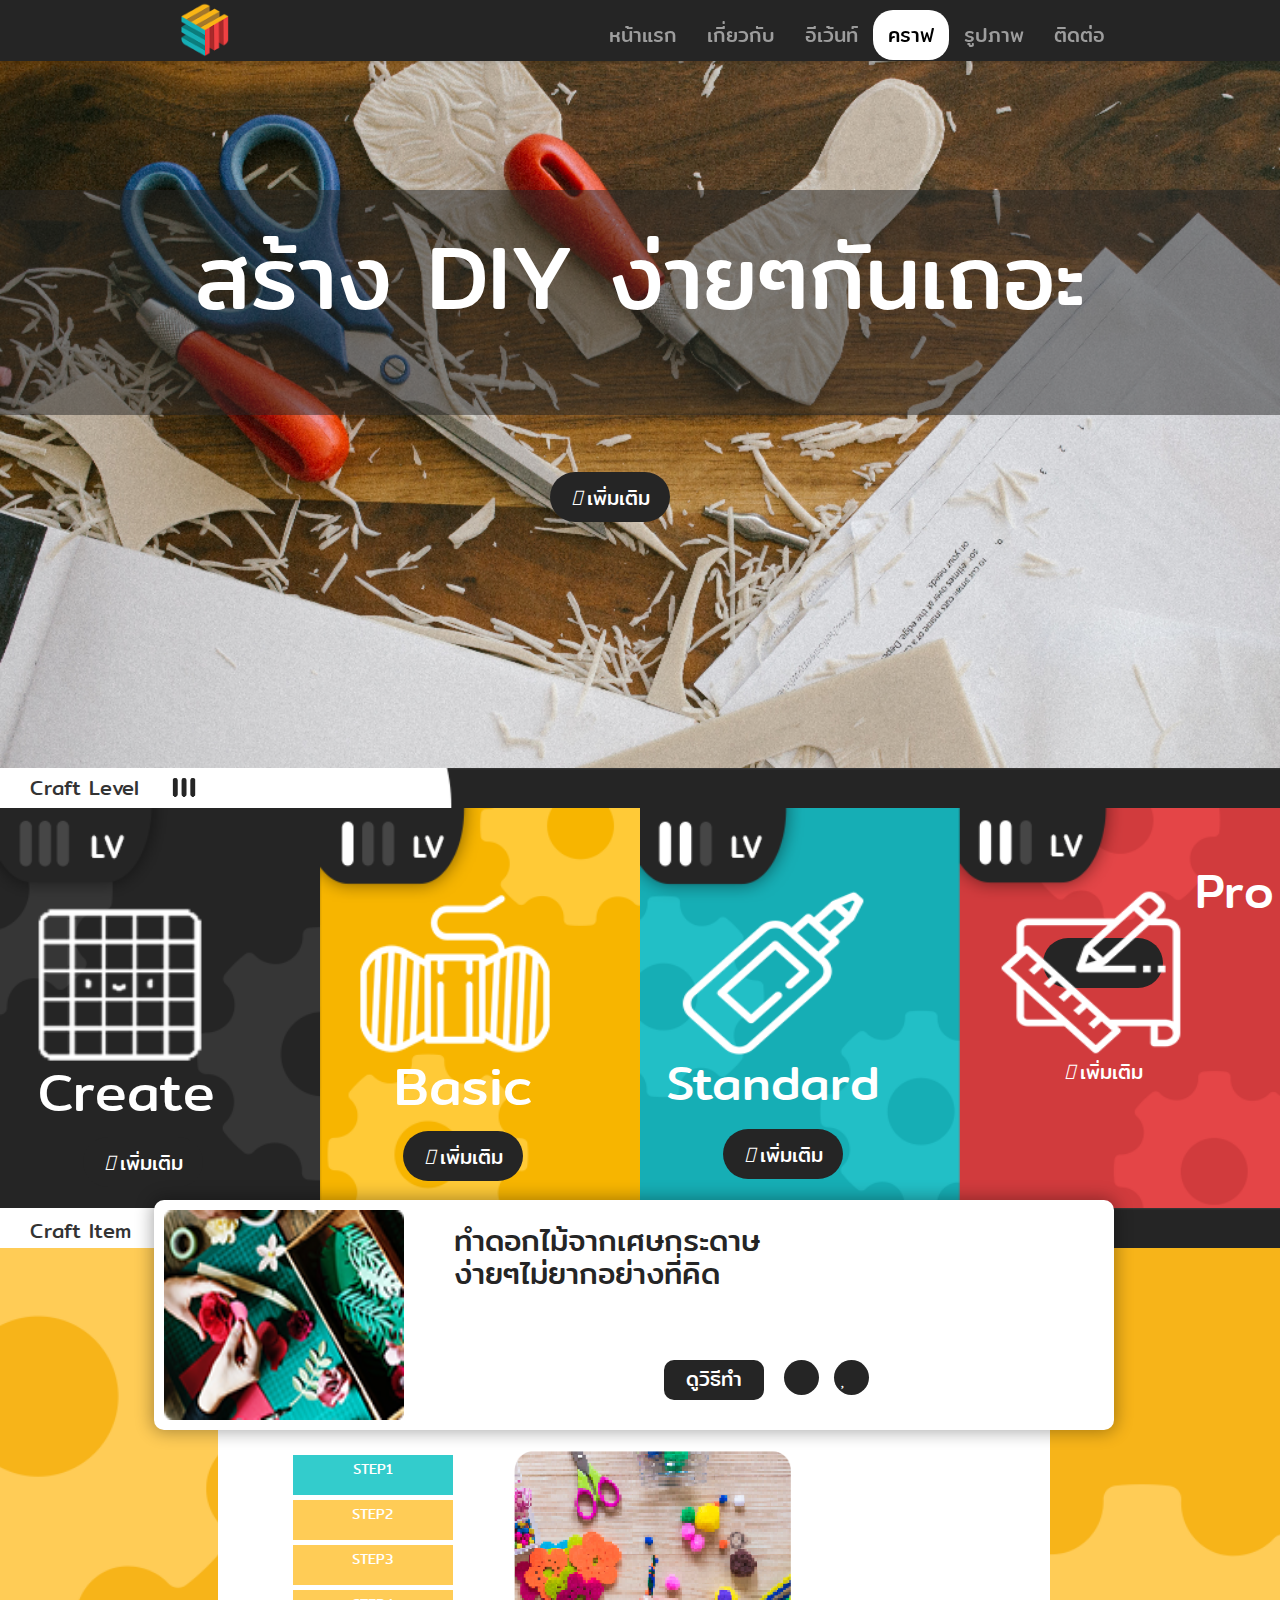
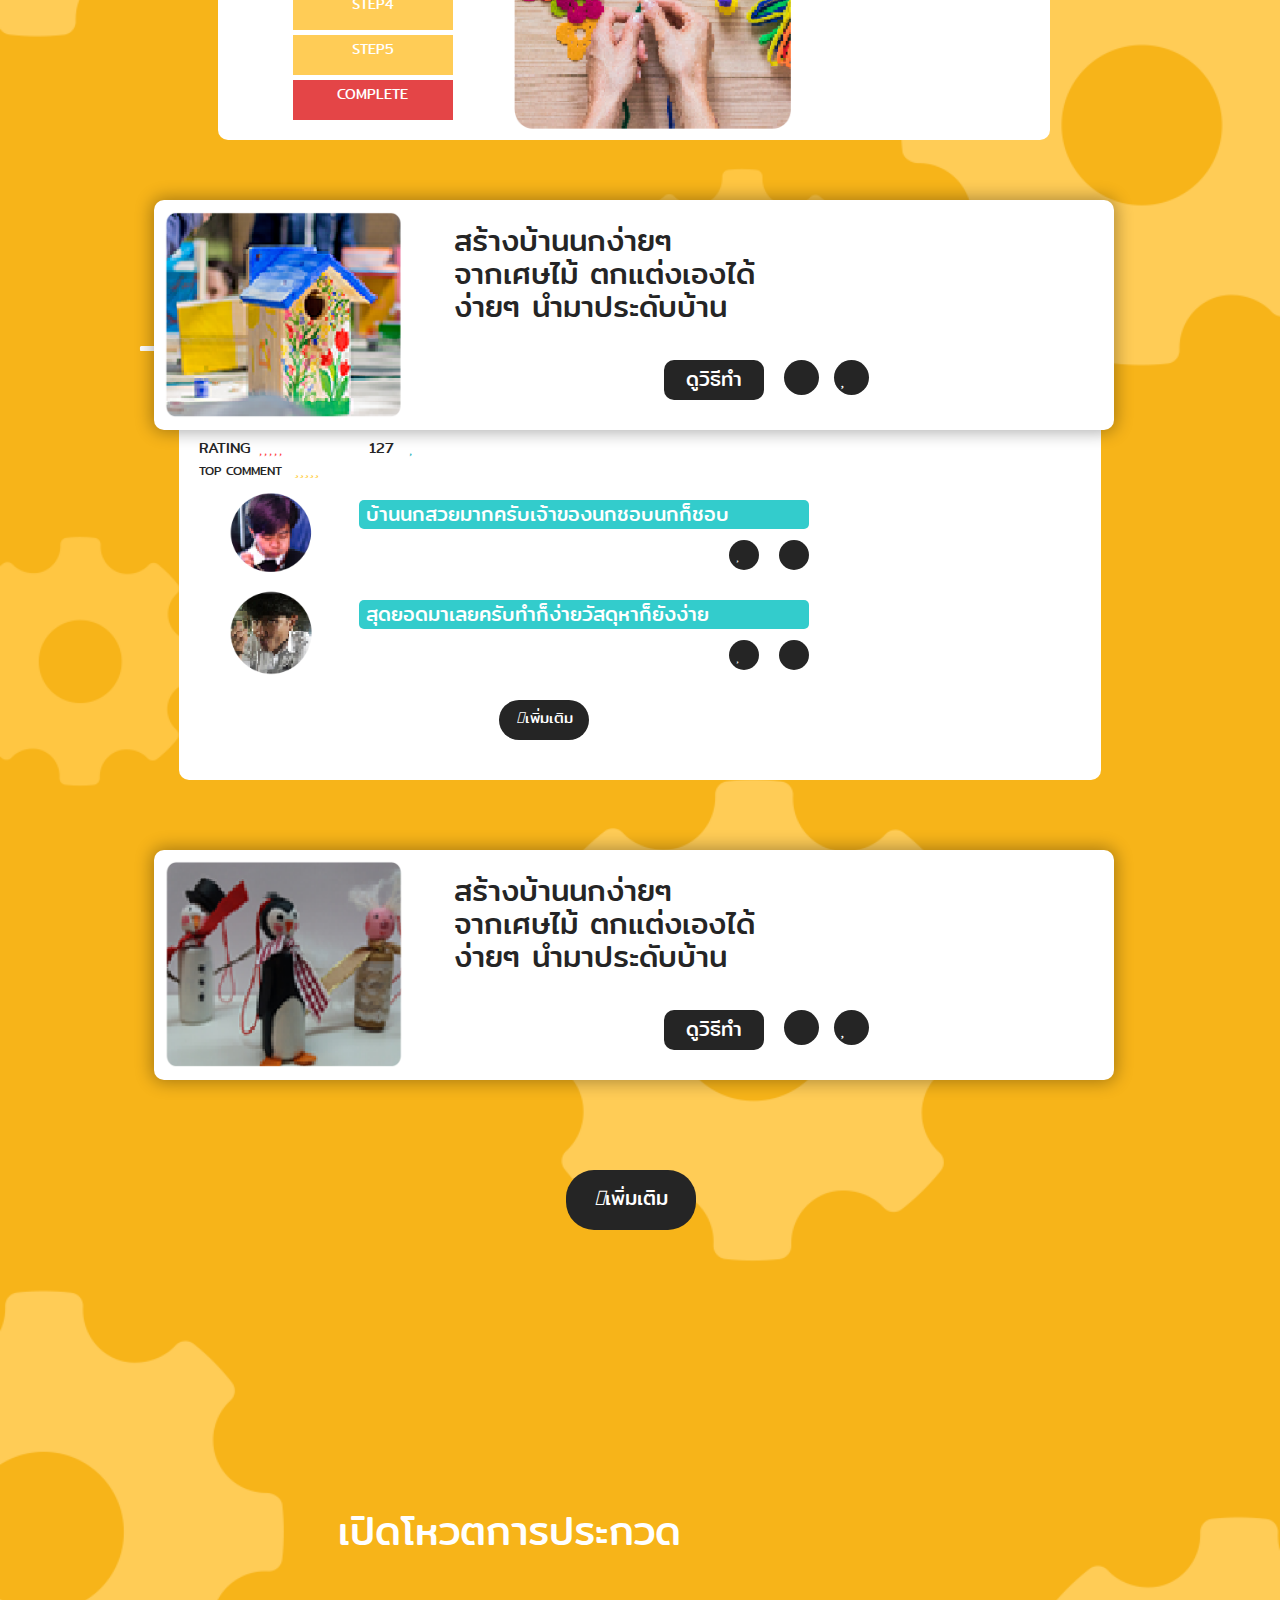
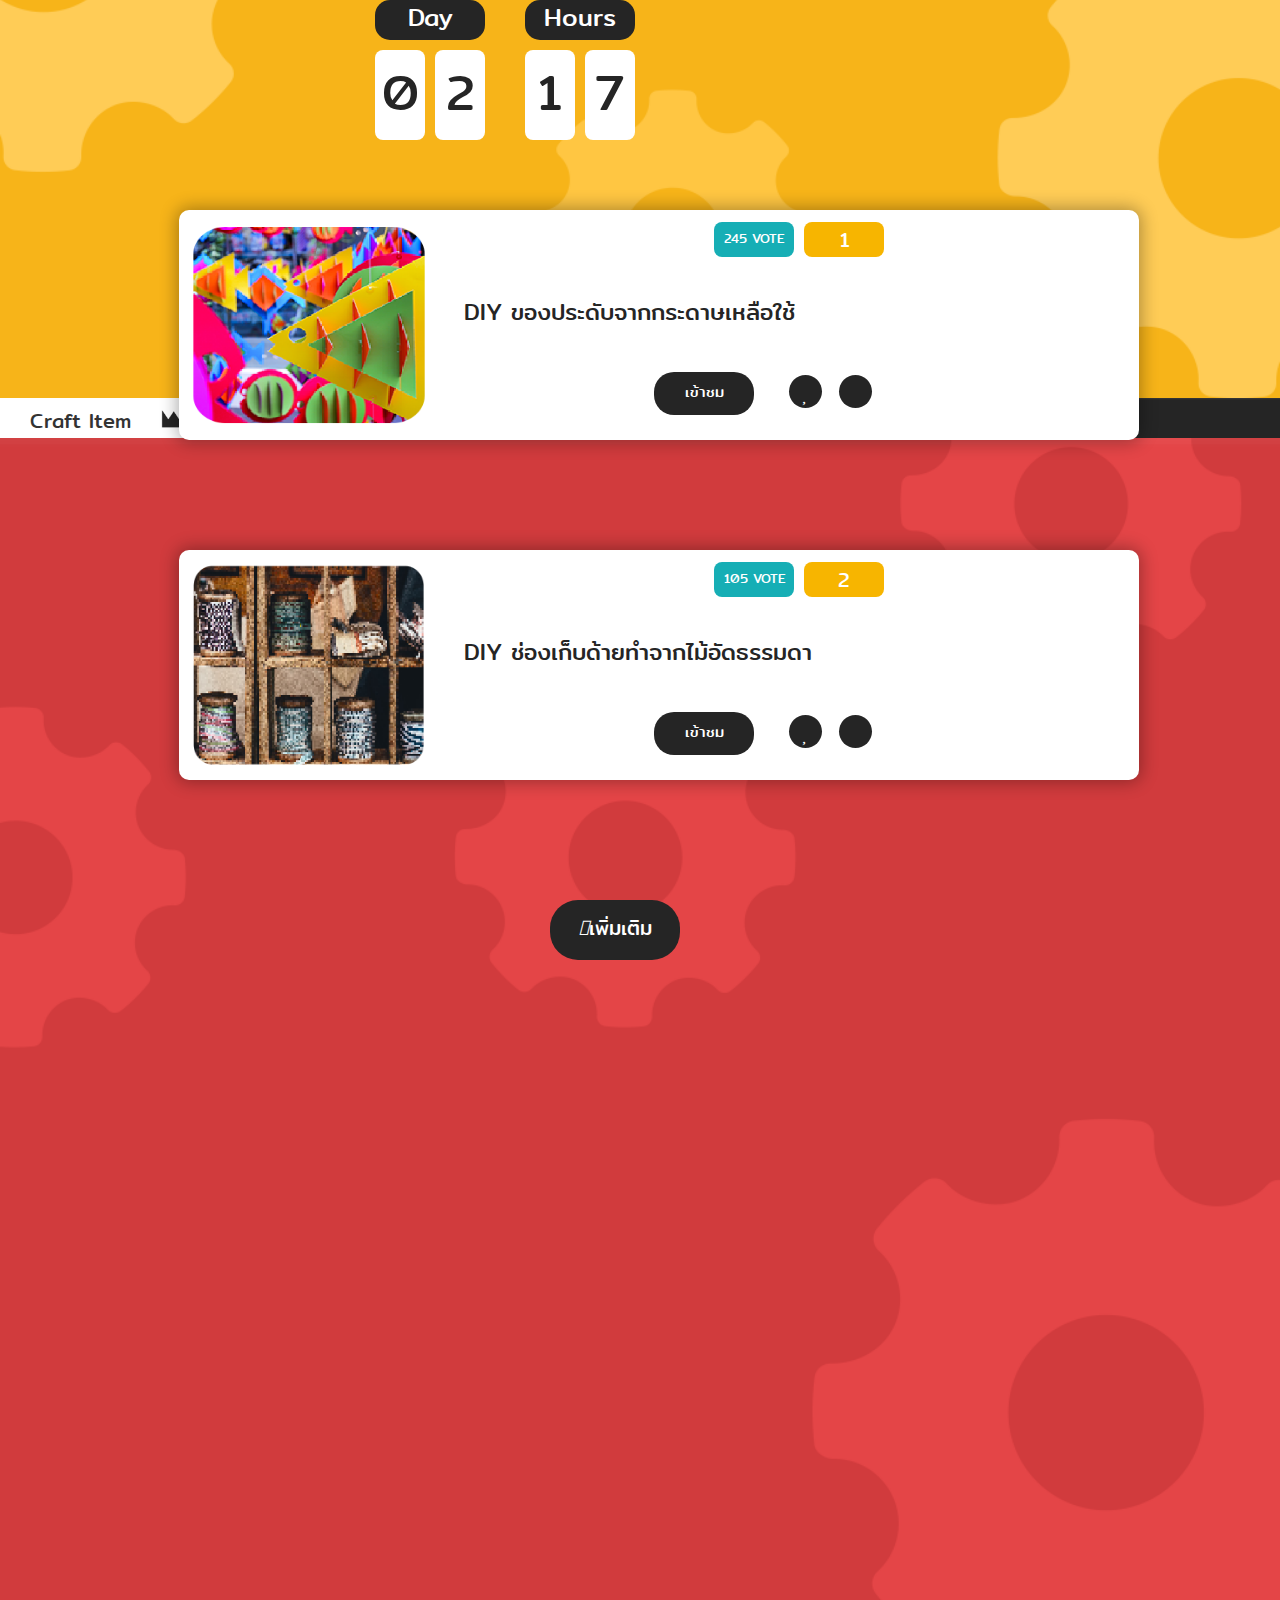
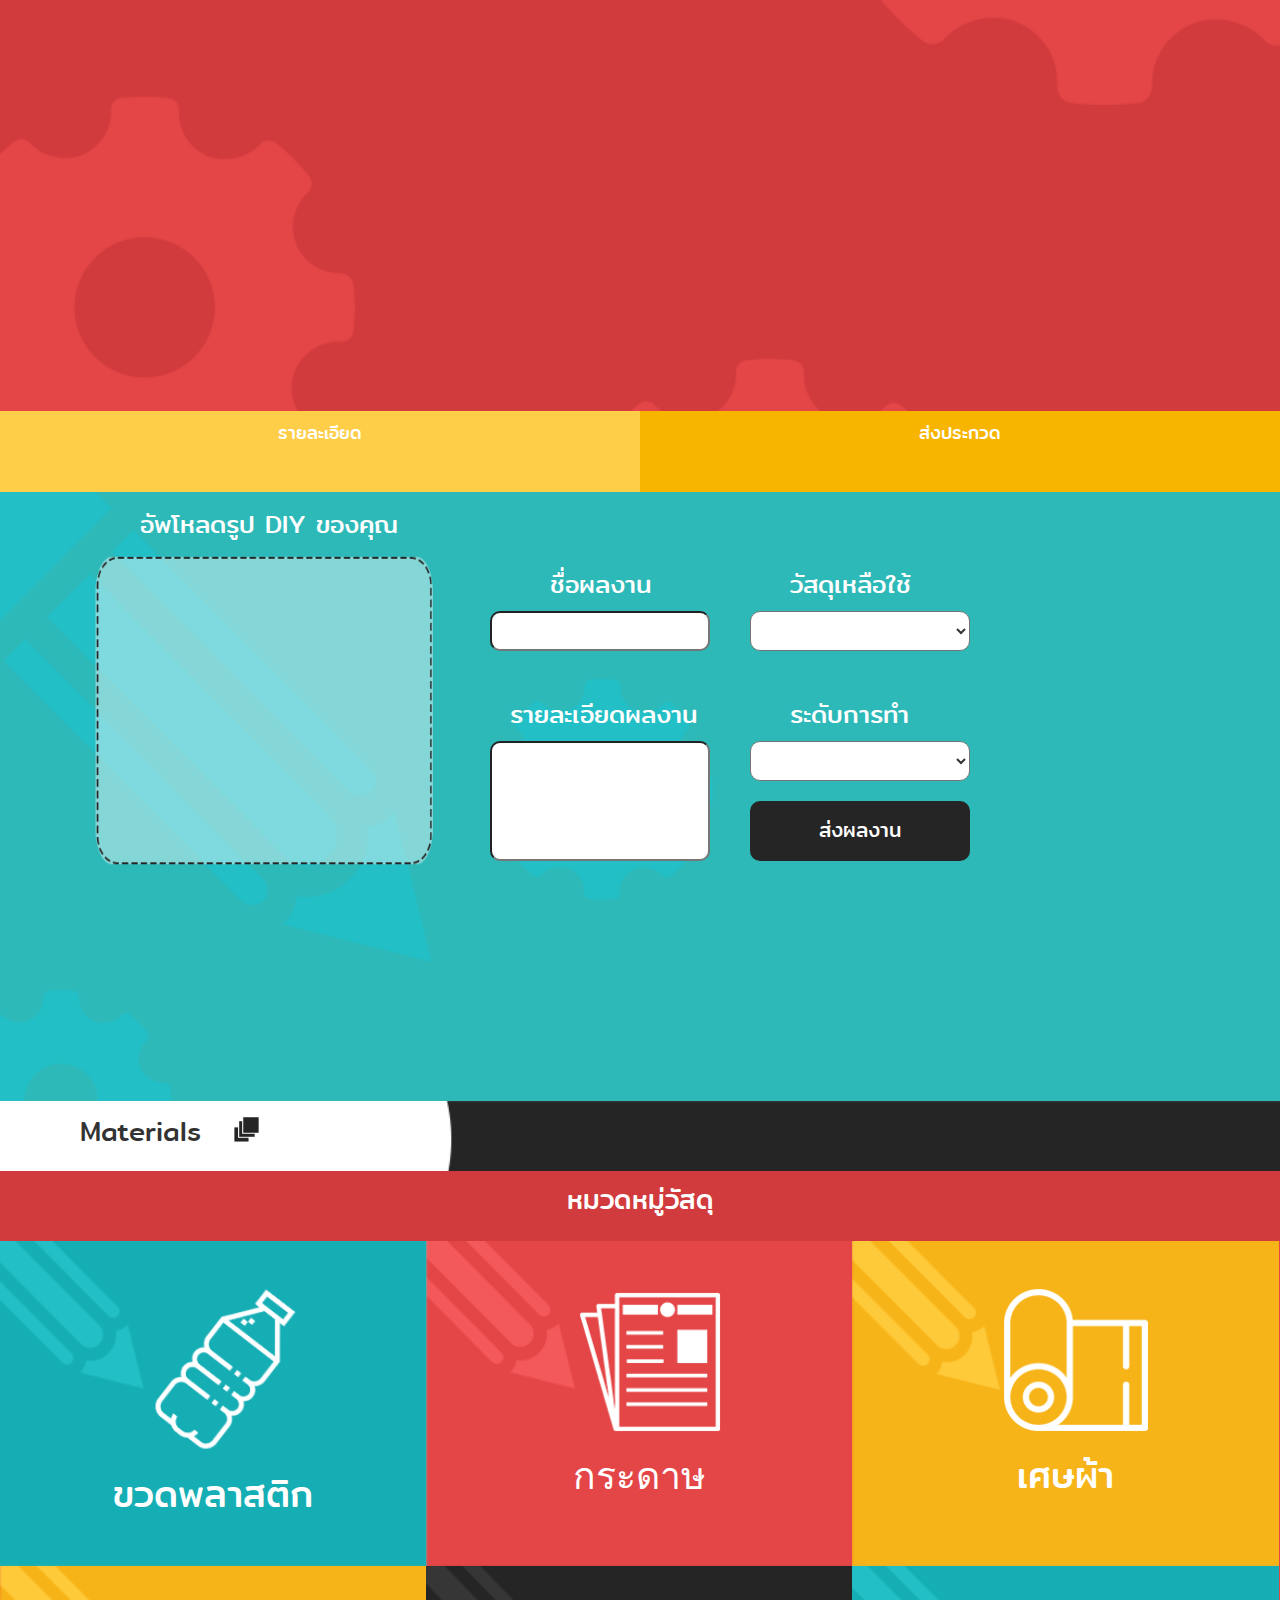
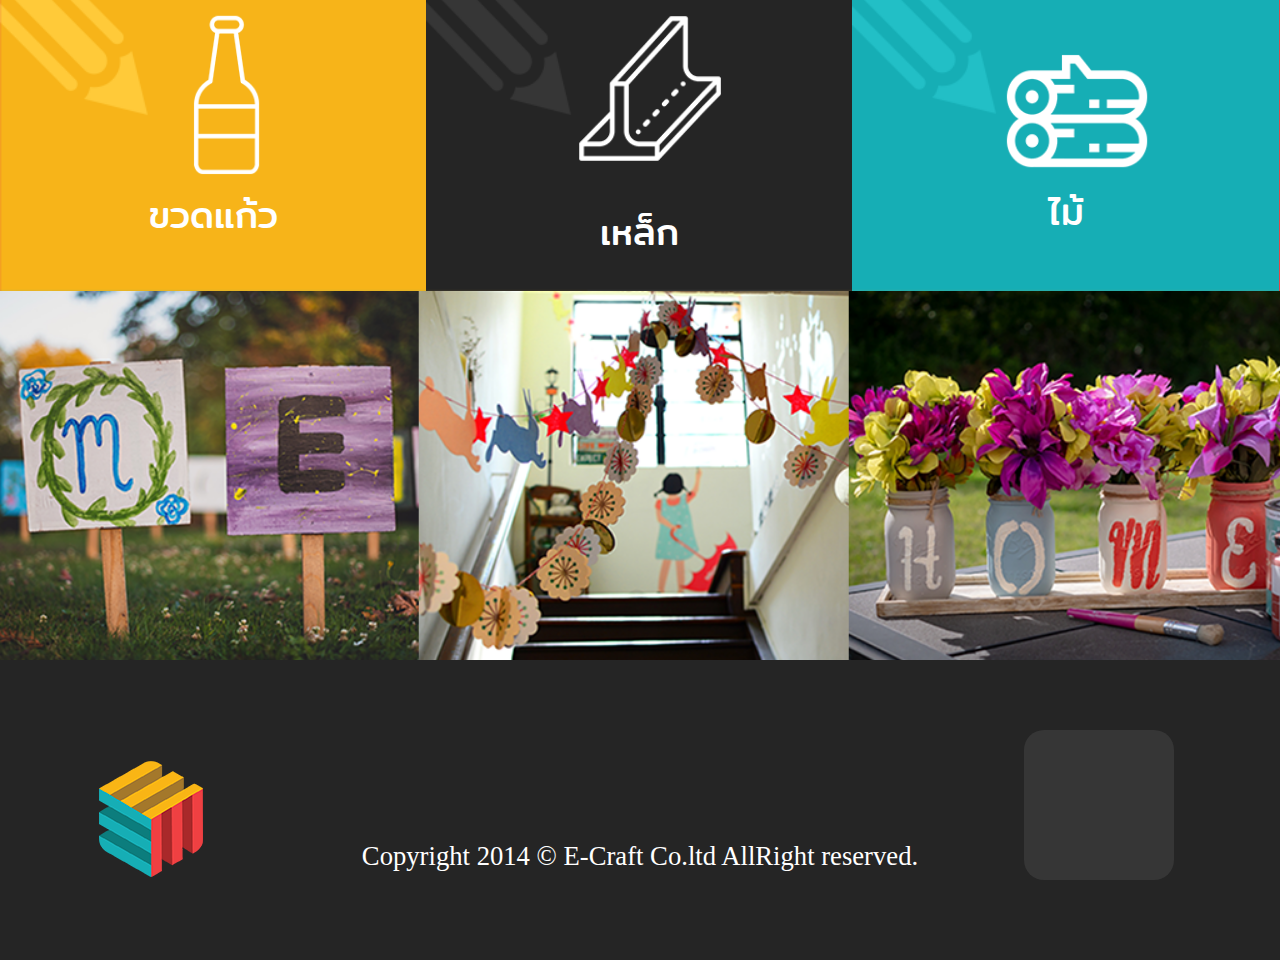
<file: feature.html>
<!DOCTYPE html>
<html>
<head>
    <meta charset="utf-8" />
    <title>.:E-CRAFT:.</title>
    <meta name="viewport" content="width=device-width, initial-scale=1">
    <link rel="stylesheet" type="text/css" href="css/feature.css">
    <link rel="stylesheet" type="text/css" href="css/font-awesome.min.css">
    <link rel="stylesheet" type="text/css" href="css/bootstrap.min.css">
    <link rel="stylesheet" href="https://use.fontawesome.com/releases/v5.6.1/css/all.css" integrity="sha384-gfdkjb5BdAXd+lj+gudLWI+BXq4IuLW5IT+brZEZsLFm++aCMlF1V92rMkPaX4PP" crossorigin="anonymous">
    <script type="text/javascript" src="js/jquery.js"></script>
	<script type="text/javascript" src="js/bootstrap.min.js"></script>


</head>
<body>
        <header>
                  
                <nav class="navbar navbar-inverse navbar-fixed-top">
                    <div class="container">
                            
                            <div class="navbar-header">
                                <button type="button" class="navbar-toggle" data-toggle="collapse" data-target="#navbar-collapse">
                                        <i class="fas fa-sign-in-alt"></i>
                                        <i class="fas fa-bars"></i>
								</button>
								<div class="ecraft-logo"><img src="images/home-logo.png" style="width:50px;height:55px;""></div>
                            </div> <!-- navbar-header -->
                            <div class="collapse navbar-collapse" id="navbar-collapse">
                                <ul class="nav navbar-nav navbar-right">
                                    <li><a href="index.html" >หน้าแรก</a></li>
                                    <li><a href="content.html">เกี่ยวกับ</a></li>
                                    <li><a href="#">อีเว้นท์</a></li>
                                    <li><a href="feature.html" class="active" style="color:black;">คราฟ</a></li>
                                    <li><a href="#">รูปภาพ</a></li>
                                    <li><a href="contact.html">ติดต่อ</a></li>
                                </ul>
                            </div>
                    </div><!-- container -->
                    
                </nav>
                
            </header>
			
			<div class="banner">
				    <img src="images/bannerfeature.png">
				    <div class="subbanner">สร้าง DIY ง่ายๆกันเถอะ
				        <div class="banner-bt"><i class="fas fa-plus-square"></i>เพิ่มเติม</div>
			        </div>
			        <div class="dot-banner"><i class="fas fa-circle"></i>   <i class="fas fa-circle"></i>   <i class="fas fa-circle"></i> <i class="fas fa-circle"></i>   <i class="fas fa-circle"></i></div>
				
				
			</div>
			<div class="head-craft-level">
					<h1>Craft Level</h1>
					<div class="image-level"><img src="images/icon-headbar.png" width="30px" height="30px"></div>
					   
			</div>
			<div class="craft-level">
					<div class="create">
						<img src="images/menu-icon.png" width="160" height="150">
						<h1>Create</h1>
						<div class="level-button"><i class="fas fa-plus-square"></i>เพิ่มเติม</div>

					</div>
				
					<div class="level1">
						<img src="images/menu-icon2.png" width="110" height="90">
						<h1>Basic</h1>
						<div class="level-button1"><i class="fas fa-plus-square"></i>เพิ่มเติม</div>

					</div>
					<div class="level2">
						<img src="images/menu-icon3.png" width="105" height="100">
						<h1>Standard</h1>
						<div class="level-button2"><i class="fas fa-plus-square"></i>เพิ่มเติม</div>

					</div>
					<div class="level3">
						<img src="images/menu-icon4.png" width="125" height="120">
						<h1>Pro</h1>
						<div class="level-button3"><i class="fas fa-plus-square"></i>เพิ่มเติม</div>

					</div>
			</div>
			<div class="head-craft">
				    <h1>Craft Item</h1>
				    <div class="image-craft"><img src="images/icon-headbar5.png" width="25px" height="25px"></div>
			</div>

			<div class="craft-bg">
				    <div class="craft-img1"><img src="images/craft-box.png"></div>
				    <div class="craft-img2"><img src="images/craft-box2.png"></div>
				    <div class="craft-img3"><img src="images/craft-box3.png"></div>
				    <div class="craft-item1">
				    	<img src="images/craft-img.png">
				    	<h1>ทำดอกไม้จากเศษกระดาษ
                        <br>ง่ายๆไม่ยากอย่างที่คิด</h1>
                        <div class="craft-bt1">ดูวิธีทำ</div>
                        <div class="share1"><i class="fas fa-share"></i></div>
                        <div class="like1"><i class="fas fa-heart"></i></div>
				    </div>
				    <div class="stepbox">
				    	<img src="images/craft-img2.png">
				    	<div class="step-bt1">STEP1</div>
				    	<div class="step-bt2">STEP2</div>
				    	<div class="step-bt3">STEP3</div>
				    	<div class="step-bt4">STEP4</div>
				    	<div class="step-bt5">STEP5</div>
				    	<div class="step-bt6">COMPLETE</div>
				    </div>
				    <div class="craft-item2">
				    	<img src="images/craft-img3.png">
				    	<h1>สร้างบ้านนกง่ายๆ
                        <br>จากเศษไม้ ตกแต่งเองได้<br>ง่ายๆ นำมาประดับบ้าน</h1>
                        <div class="craft-bt2">ดูวิธีทำ</div>
                        <div class="share2"><i class="fas fa-share"></i></div>
                        <div class="like2"><i class="fas fa-heart"></i></div>
				    </div>
				    <div class="rating">
				    	<h1>RATING</h1><h2><i class="fas fa-heart"></i><i class="fas fa-heart"></i><i class="fas fa-heart"></i><i class="fas fa-heart"></i><i class="fas fa-heart"></i></h2>
				    	<h3>127</h3><h4><i class="fas fa-heart"></i></h4><h5>TOP COMMENT</h5><h6><i class="fas fa-star"></i><i class="fas fa-star"></i><i class="fas fa-star"></i><i class="fas fa-star"></i><i class="fas fa-star"></i></h6>
				    	<div class="rating-user1"><img src="images/craft-img4.png" ></div>
				    	<div class="rating-user2"><img src="images/craft-img5.png" ></div>
				    	<div class="comment1">บ้านนกสวยมากครับเจ้าของนกชอบนกก็ชอบ </div>
				    	<div class="comment2">สุดยอดมาเลยครับทำก็ง่ายวัสดุหาก็ยังง่าย </div>
				    	<div class="comment-share1"><i class="fas fa-share"></i></div>
                        <div class="comment-like1"><i class="fas fa-heart"></i></div>
                        <div class="comment-share2"><i class="fas fa-share"></i></div>
                        <div class="comment-like2"><i class="fas fa-heart"></i></div>
                        <div class="comment-button"><i class="fas fa-plus-square"></i>เพิ่มเติม</div>
				    </div>
				    <div class="craft-item3">
				    	<img src="images/craft-img6.png">
				    	<h1>สร้างบ้านนกง่ายๆ
                        <br>จากเศษไม้ ตกแต่งเองได้<br>ง่ายๆ นำมาประดับบ้าน</h1>
                        <div class="craft-bt3">ดูวิธีทำ</div>
                        <div class="share3"><i class="fas fa-share"></i></div>
                        <div class="like3"><i class="fas fa-heart"></i></div>
                        <div class="seemore-item"><i class="fas fa-plus-square"></i>เพิ่มเติม</div>
				    </div>

			</div>
			<div class="head-contest">
				    <h1>Craft Item</h1>
				    <div class="image-contest"><img src="images/icon-headbar2.png" width="25px" height="25px"></div>
			</div>
			<div class="contest-bg">
				<div class="contest-box1"><img src="images/contest-box.png"></div>
				<div class="contest-box2"><img src="images/contest-box2.png"></div>
				<div class="contest-box3"><img src="images/contest-box3.png"></div>
				<div class="wrapperdate">
					
				    <h1>เปิดโหวตการประกวด</h1>
				    <div class="day-box">Day</div>
				    <div class="hours-box">Hours</div>
				    <div class="day1">0</div>
				    <div class="day2">2</div>
				    <h2>-</h2>
				    <div class="hours1">1</div>
				    <div class="hours2">7</div>
				</div>
				<div class="contest-item1">
					<img src="images/contest-img.png">
					<div class="vote-num1">
						<div class="vote-box1">245 VOTE</div>
					    <div class="num-box1">1</div>
					</div>
					<h1>DIY ของประดับจากกระดาษเหลือใช้</h1>
					<div class="enter-bt1">เข้าชม</div>
					<div class="share4"><i class="fas fa-share"></i></div>
                    <div class="like4"><i class="fas fa-heart"></i></div>
				</div>

				<div class="contest-item2">
					<img src="images/contest-img2.png">
					<div class="vote-num2">
						<div class="vote-box2">105 VOTE</div>
					    <div class="num-box2">2</div>
					</div>
					<h1>DIY ช่องเก็บด้ายทำจากไม้อัดธรรมดา</h1>
					<div class="enter-bt2">เข้าชม</div>
					<div class="share5"><i class="fas fa-share"></i></div>
                    <div class="like5"><i class="fas fa-heart"></i></div>
				</div>
				<div class="seemore-item2"><i class="fas fa-plus-square"></i>เพิ่มเติม</div>
				
			</div>
			<div class="contest-menu1">รายละเอียด</div>
			<div class="contest-menu2">ส่งประกวด</div>
			<div class="feature-bg">
				<div class="feature-bg3"><img src="images/feature-contest3.png"></div>
				<div class="feature-bg1"><img src="images/feature-contest1.png"></div>
				<h1>อัพโหลดรูป DIY ของคุณ</h1>
				<div class="upload-img"><img src="images/contest-img4.png">
					<div class="upload-icon"><i class="fas fa-plus-circle"></i></div>
				</div>
				<h2>ชื่อผลงาน</h2>
				<div class="name-input"><input type="id" name=""></div>
				<h3>วัสดุเหลือใช้</h3>
				<div class="mat-input"><select></select></div>
				<h4>รายละเอียดผลงาน</h4>
				<div class="item-input"><input type="id" name=""></div>
				<h5>ระดับการทำ</h5>
				<div class="level-input"><select></select></div>
				<div class="summit-bt">ส่งผลงาน</div>
			</div>
			<div class="head-material">
			<h1>Materials</h1>
			<div class="image-material"><img src="images/icon-headbar4.png" width="30px" height="30px"></div>
	</div>
	
	<div class="subhead-material">
		<div class="boxmaterial"><h1>หมวดหมู่วัสดุ</h1></div>
		
	</div>

	<div class="container-material">
		<div class="box-m1">
			<img src="images/material-img.png">
			<h1>ขวดพลาสติก</h1>
		</div>
		<div class="box-m2">
				<img src="images/material-img2.png">
				<h1>กระดาษ</h1>
		</div>
		<div class="box-m3">
				<img src="images/material-img3.png">
				<h1>เศษผ้า</h1>
		</div>
		<div class="box-m4">
				<img src="images/material-img4.png">
				<h1>ขวดแก้ว</h1>
		</div>
		<div class="box-m5">
				<img src="images/material-img5.png">
				<h1>เหล็ก</h1>
		</div>
		<div class="box-m6">
				<img src="images/material-img6.png">
				<h1>ไม้</h1>
		</div>
	</div>
	<div class="image-footer"><img src="images/footer-img.png" style="width:100%;height:auto;"></div>
			<div class="footer">
				<div class="left-footer"><img src="images/home-logo.png"></div>
				<div class="middle-footer">
					<div class="top-mid">
						<i class="fab fa-facebook-f"></i>
						<i class="fab fa-instagram"></i>
						<i class="fab fa-twitter"></i>
						<i class="far fa-envelope"></i>
					</div>
					<div class="bottom-mid"><h1>Copyright 2014 &copy; E-Craft Co.ltd AllRight reserved.</h1></div>
				</div>
				<div class="right-footer">
					<div class="backtotop"><i class="fas fa-angle-up"></i></div>
				</div>
			</div>  

			<div class="footer-mobile">
				<img src="images/home-logo.png" style="width:20%;height:auto;">
				<i class="fab fa-facebook-f"></i>
				<i class="fab fa-instagram"></i>
				<i class="fab fa-twitter"></i>
				<i class="far fa-envelope"></i>
				<div class="mobile-btt"><i class="fas fa-angle-up"></i></div>
			</div>
			

			
			


            

            

            
            
                    
    
    
    
    
    
    
    <!-- <div class="wrapper">
        <header>
                <div class="menu-icon"> 
                    <i class="fas fa-sign-in-alt"></i>
                    <i class="fas fa-bars"></i>
                </div>
                <div class="circle"><img src="images/home-logo.png" style="width:80px;height:85px;"></div>
        </header>
        
        
        
        <div class="banner">
                <img src="images/banner.png">
        </div>
    </div> -->
</body>
</html>
</file>
<file: css/style.css>
@font-face {
    font-family: 'mitrregular';
    src: url('../font/mitr-regular-webfont.eot');
    src: url('../font/mitr-regular-webfont.eot?#iefix') format('embedded-opentype'),
         url('../font/mitr-regular-webfont.woff2') format('woff2'),
         url('../font/mitr-regular-webfont.woff') format('woff'),
         url('../font/mitr-regular-webfont.ttf') format('truetype');
    font-weight: normal;
    font-style: normal;

}
/* reset */
html,body{
	margin: 0;
	padding: 0;
	border: 0;
	font-size: 100%;
	
	
}
nav ul{
	list-style: none;	
}
a{
	margin: 0;
	padding: 0;
	text-decoration: none;
	
}
hr{
	display: block;
	height: 1px;
	border-top: 1px solid #ccc;
}
input,select{
	vertical-align: middle;
}
ul li a{
	
	font-size: 18pt;
}
/* Full width screen */
/* .wrapper{
    width: 100%;
    margin: 0 auto;
}
header{
    width: 100%;
    background: #252525;
}
.menu-icon{
    float: right;
    margin-top: 30px;
    margin-right: 35px;
}
.menu-icon i{
    color: white;
    font-size: 24pt;
    padding: 10px 15px;
}
.circle{
    height: 120px;
    width: 120px;
    background-color: #252525;
    border-radius: 50%;
    margin-left: 5%;
    position: relative;
    top: 20px;
}
.circle img{
    padding: 15px 20px;
}
.banner{
    width: 100%;
    text-align: center;
}
.banner img{
    width: 100%;

} */
nav ul li a{
	margin-top: 10px;
	font-family: 'mitrregular';
	color: white;
	
}
.ecraft-logo {
	float: left;
	margin-left: 10%;
}


.navbar-toggle i{
    color: white;
    font-size: 24pt;
    padding: 10px 15px;
}


.banner{
	
	width: 100%;
	background: pink;
	text-align: center;
	top: 50px;
}
.banner img{
	width: 100%;
	
	
}

.box-banner{
	width: 100%;
	height: 25vh;
	background: rgba(0,0,0,0.5);
	position: absolute;
	top: 30vh;
	
}
.box-banner h1{
	margin-top: 5vh;
	font-family: 'mitrregular';
	color: white;
	font-size: 7vw;
}


.active{ 
	background: white;
	border-radius: 20px;
}


.head-craft-level{
	width: 100%;
	height: 70px;	
	background-image: url('../images/headbar-desktop.png');
	background-size: cover;
	background-repeat: no-repeat;
	
}

.head-craft-level h1{
	font-family: 'mitrregular';
	font-size: 20pt;
	float: left;
	margin-top: 17px;
	margin-left : 50px;
}
.image-level{
	float: left;
	margin-left: 15px;
	margin-top: 4px;
}
.craft-level{
	width: 100%;
	height: 500px;
	background: blanchedalmond;
	float: left;
	position: relative;
}
.create{
	width: 25%;
	height: 100%;
	background-image: url('../images/menu-select.png');
	background-size: cover;
	background-repeat: no-repeat;
	margin: 0;
	float: left;	
}
.create img{
	width: 10vw;
	margin-left: 8vw;
	margin-top:14vh;
}
.create h1{
	text-align: center;
	font-family: 'mitrregular';
	color: white;
}
.create button{
	border-radius: 30px;
	font-size: 2vw;
	font-family: 'mitrregular';
	outline:none;
	width: 170px;
	height: 50px;
	margin: 0 30%;
}
.create button i p{
	font-family: 'mitrregular';
	float: right;
	}

.level1{
	width: 25%;
	height: 100%;
	background-image: url('../images/menu-select2.png');
	background-size: cover;
	background-repeat: no-repeat;
	float: left;
			
}
.level1 img{
	width: 10vw;
	margin-left: 8vw;
	margin-top:14vh;
}
.level1 h1{
	text-align: center;
	font-family: 'mitrregular';
	color: white;
	margin-top: 8vh;
}
.level1 button{
	border-radius: 30px;
	font-size: 2vw;
	font-family: 'mitrregular';
	outline:none;
	width: 170px;
	height: 50px;
	margin: 0 30%;
}
.level1 button i p{
	font-family: 'mitrregular';
	float: right;
	}
.level2{
	width: 25%;
	height: 100%;
	background-image: url('../images/menu-select3.png');
	background-size: cover;
	background-repeat: no-repeat;
	float: left;		
}
.level2 img{
	width: 10vw;
	margin-left: 8vw;
	margin-top:14vh;
}
.level2 h1{
	text-align: center;
	font-family: 'mitrregular';
	color: white;
}
.level2 button{
	border-radius: 30px;
	font-size: 2vw;
	font-family: 'mitrregular';
	outline:none;
	width: 170px;
	height: 50px;
	margin: 0 30%;
}
.level2 button i p{
	font-family: 'mitrregular';
	float: right;
	}
.level3{
	width: 25%;
	height: 100%;
	background-image: url('../images/menu-select4.png');
	background-size: cover;
	background-repeat: no-repeat;
	float: left;		
}
.level3 img{
	width: 10vw;
	margin-left: 8vw;
	margin-top:14vh;
}
.level3 h1{
	text-align: center;
	font-family: 'mitrregular';
	color: white;
}
.level3 button{
	border-radius: 30px;
	font-size: 2vw;
	font-family: 'mitrregular';
	outline:none;
	width: 170px;
	height: 50px;
	margin-left: 7vw;
	text-align: center;
}
.level3 button i p{
	font-family: 'mitrregular';
	float: right;
	}

.head-contest{
	width: 100%;
	height: 70px;	
	background-image: url('../images/headbar-desktop.png');
	background-size: cover;
	background-repeat: no-repeat;
	float: left;
}

.head-contest h1{
	font-family: 'mitrregular';
	font-size: 20pt;
	float: left;
	margin-top: 16px;
	margin-left : 70px;
}
.image-contest{
	float: left;
	margin-left: 15px;
	margin-top: 13px;
}

.subhead-contest{
	width: 100%;
	height: 70px;
	background: palevioletred;
	float: left;
}
.boxwin{
	width: 50%;
	height: 100%;
	float: left;
	background: #c43033
	
}
.boxwin h1{
	font-family: 'mitrregular';
	font-size: 20pt;
	text-align: center;
	color: white;
	margin-top: 15px;
}
.boxvote{
	width: 50%;
	height: 100%;
	background: #e44547;
	float: left;
}
.boxvote h1{
	font-family: 'mitrregular';
	font-size: 20pt;
	text-align: center;
	color: white;
	margin-top: 15px;
	
}
.contest{
	width: 100%;
	height: 700px;
	background-image: url('../images/contest-box.png');
	background-size: cover;
	background-repeat: no-repeat;
	float: left;
}
.boxcontest{
	width: 50vw;
	height: 46vh;
	border-radius: 20px;
	background: white;
	margin-top: 5%;
	margin-left: 25vw;
	
}
.leftcon{
	width: 50%;
	height: 100%;
	/* background: #d13b3d; */
	float: left;
}
	.rightcon{
	width: 50%;
	height: 100%;
	/* background: forestgreen; */
	float: left;
}
	.rightcon h1{
	font-family: 'mitrregular';
	font-size: 3.5vw;
	text-align: center;
	color: #000;
	margin-top: 15px;
}
	.rightcon button{
	color: white;
	background: #000;
	border-radius: 20px;
	margin-left: 25%;
	margin-top: 20%;
	height: 30px;
	transform: scale(2.2);
	outline:none;
	
	}
	.rightcon button i p{
		font-family: 'mitrregular';
		float: right;
		
		}
	
	
	.reply{
		background: #252525;
		width: 30px;
		height: 30px;
		border-radius: 50%;
		float: right;
		margin-right: 15%;
		margin-top:2%;
		transform: scale(2.2)
	}
	.reply i{
		color: white;
		margin-left: 20%;
		margin-top: 18%;
	}
	.love{
		background: #252525;
		width: 30px;
		height: 30px;
		border-radius: 50%;
		float: right;
		margin-right: -10%;
		margin-top:25%;
		transform: scale(2.2)
	}
	.love i{
		color: white;
		margin-left: 25%;
		margin-top: 22%;
	}
	.other button{
		color: black;
		background: white;
		border-radius: 20px;
		font-family: 'mitrregular';
		text-align: center;
		transform: scale(2.5);
		margin-left:10%;
		margin-top:15%;
	}
	.contesthere button{
		color: black;
		background: white;
		border-radius: 20px;
		font-family: 'mitrregular';
		text-align: center;
		transform: scale(2.5);
		float: right;
		margin-right: 10%;
		margin-top:-3%;
	}


	

.head-diy{
	width: 100%;
	height: 70px;	
	background-image: url('../images/headbar-desktop.png');
	background-size: cover;
	background-repeat: no-repeat;
	float: left;
}

.head-diy h1{
	font-family: 'mitrregular';
	font-size: 20pt;
	float: left;
	margin-top: 20px;
	margin-left : 80px;
}
.image-diy{
	float: left;
	margin-left: 30px;
	margin-top: 10px;
}

.subhead-diy{
	width: 100%;
	height: 70px;
	background: palevioletred;
	float: left;
}
.boxnow{
	width: 50%;
	height: 100%;
	float: left;
	background: #e44547;
	
}
.boxnow h1{
	font-family: 'mitrregular';
	font-size: 20pt;
	text-align: center;
	color: white;
	margin-top: 15px;
}
.boxhit{
	width: 50%;
	height: 100%;
	background: #c43033;
	float: left;
}
.boxhit h1{
	font-family: 'mitrregular';
	font-size: 20pt;
	text-align: center;
	color: white;
	margin-top: 15px;	
}
.diy-container{
  	width: 100%;
  	height: 1000px;
  	background-image: url('../images/content-box.png');
	background-size: cover;
	background-repeat: no-repeat;
	float: left;
}
.boxdiy1{
	background: white;
	width: 30%;
	height: 65vh;
	border-radius: 30px;
	margin-left: 3%;
	float: left;
	margin-top:10%
}
.boxdiy1 img{
	width: 100%;
	padding: 10% 10%  ;
	height: auto;
}
.boxdiy1 h1{
	font-size: 2vw;
	font-family: 'mitrregular';
	text-align: left;
	color: black;
	margin-left: 10%;
	margin-top:1%;
}
.boxdiy1 button{
	width: 30%;
	background: #000;
	height: 10%;
	color: white;
	border-radius: 10px;
	margin-top: 2%;
	margin-left: 10%;
	font-family: 'mitrregular';
}
.boxdiy1 .reply{
	transform: scale(1.5);
	margin-left: -1%;
	
}
.boxdiy1 .reply i{
	margin-left: 25%;
	margin-top: 20%;
	
}


.head-material{
	width: 100%;
	height: 70px;	
	background-image: url('../images/headbar-desktop.png');
	background-size: cover;
	background-repeat: no-repeat;
	float: left;
}

.head-material h1{
	font-family: 'mitrregular';
	font-size: 20pt;
	float: left;
	margin-top: 17px;
	margin-left : 80px;
}
.image-material{
	float: left;
	margin-left: 30px;
	margin-top: 13px;
}

.subhead-material{
	width: 100%;
	height: 70px;
	background: palevioletred;
	float: left;
}
.boxmaterial{
	width: 100%;
	height: 100%;
	float: left;
	background: #d13b3d;
	
}
.boxmaterial h1{
	font-family: 'mitrregular';
	font-size: 20pt;
	text-align: center;
	color: white;
	margin-top: 15px;
}
.container-material{
	width: 100%;
	height: 650px;
	background: #e44547;
	float: left;
}
.box-m1{
	width: 33.3%;
	height: 50%;
	background: green;
	float: left;
	background-image: url('../images/material-box.png');
	background-size: cover;
	background-repeat: no-repeat;
	
}
.box-m1 img{
	width: 150px;
	margin: 0 35%;
	margin-top: 5vh;
}
.box-m1 h1{
	font-family: 'mitrregular';
	text-align: center;
	color:white;
	font-size: 28pt;
}
.box-m2{
	width: 33.3%;
	height: 50%;
	background: burlywood;
	float: left;
	background-image: url('../images/material-box1.png');
	background-size: cover;
	background-repeat: no-repeat;
}
.box-m2 img{
	width: 150px;
	margin: 0 35%;
	margin-top: 5vh;
}
.box-m2 h1{
	font-family: 'mitrregular';
	text-align: center;
	color:white;
	font-size: 28pt;
}
.box-m3{
	width: 33.3%;
	height: 50%;
	background: purple;
	float: left;
	background-image: url('../images/material-box2.png');
	background-size: cover;
	background-repeat: no-repeat;
}
.box-m3 img{
	width: 150px;
	margin-left:35%;
	margin-top: 5vh;
}
.box-m3 h1{
	font-family: 'mitrregular';
	text-align: center;
	color:white;
	font-size: 28pt;
}
.box-m4{
	width: 33.3%;
	height: 50%;
	background: violet;
	float: left;
	background-image: url('../images/material-box2.png');
	background-size: cover;
	background-repeat: no-repeat;
}
.box-m4 img{
	width: 70px;
	margin: 0 45%;
	margin-top: 5vh;
}
.box-m4 h1{
	font-family: 'mitrregular';
	text-align: center;
	color:white;
	font-size: 28pt;
}
.box-m5{
	width: 33.3%;
	height: 50%;
	background: khaki;
	float: left;
	background-image: url('../images/material-box3.png');
	background-size: cover;
	background-repeat: no-repeat;
}
.box-m5 img{
	width: 150px;
	margin-left:35%;
	margin-top: 5vh;
}
.box-m5 h1{
	font-family: 'mitrregular';
	text-align: center;
	color:white;
	font-size: 28pt;
	margin-top: 5vh;
}
.box-m6{
	width: 33.3%;
	height: 50%;
	background: slateblue;
	float: left;
	background-image: url('../images/material-box.png');
	background-size: cover;
	background-repeat: no-repeat;
}
.box-m6 img{
	width: 150px;
	margin-left:35%;
	margin-top: 20%;
}
.box-m6 h1{
	font-family: 'mitrregular';
	text-align: center;
	color:white;
	font-size: 28pt;
}

.image-footer{
	width: 100%;
	height: auto;
	float: left;
	background: slategray;
	
}
.footer{
	height: 300px;
	width: 100%;
	background: #252525;
	float: left;
}
.left-footer{
	width: 25%;
	height: 100%;
	
	float: left;
}
.left-footer img{
	margin-left: 30% ;
	margin-top: 30% ;
}
.middle-footer{
	width: 50%;
	height: 100%;
	
	float: left;
}
.top-mid{
	width: 100%;
	height: 50%;
	
}
.top-mid i{
	font-size: 40pt;
	padding-left: 7%;
	color: white;
	margin-top:70px;
	margin-left:40px;
}
.bottom-mid{
	width: 100%;
	height: 50%;
	
	float: left;
}
.bottom-mid h1{
	font-family: 'mitrregular';
	font-size: 20pt;
	text-align: center;
	margin-top: 5%;
	color: white;
}
.backtotop{
	background: #363636;
	border-radius: 20px;
	width: 150px;
	height: 150px;
	float: left;
	margin-top:70px;
	margin-left:5%;
}
.backtotop i{
	color: white;
	font-size: 70pt;
	margin-left: 30%;
	margin-top:20%;
}
.footer-mobile{
	display: none;
}









@media only screen and (max-width: 1023px){
	.banner{
		margin-top:80px
		
	}
	.banner img{
		width: 100%;
		
	}
	.box-banner{
	width: 100%;
	height: 18vh;
	background: rgba(0,0,0,0.5);
	position: absolute;
	top: 22vh;
	
}
.box-banner h1{
	margin-top: 5vh;
	font-family: 'mitrregular';
	color: white;
	font-size: 7vw;
}
	.craft-level{
		width: 100%;
		height: 400px;
		background: blanchedalmond;
		float: left;
		position: relative;
	}
	.create{
		width: 25%;
		height: 50%;
		background-image: url('../images/menu-select.png');
		background-size: cover;
		background-repeat: no-repeat;
		margin: 0;
		float: left;
		display: none;	
	}
	.level1{
		width: 33.3%;
		height: 100%;
		background-image: url('../images/menu-select2.png');
		background-size: cover;
		background-repeat: no-repeat;
		float: left;		
	}
	.level1 img{
		width: 15vw;
		margin-left: 9vw;
		margin-top:10vh;
	}
	.level1 h1{
		text-align: center;
		font-family: 'mitrregular';
		color: white;
		margin-top: 3vh;
	}
	.level1 button{
		border-radius: 30px;
		font-size: 2vw;
		font-family: 'mitrregular';
		outline:none;
		width: 18vw;
		height: 7vh;
		margin-left: 7vw;
		margin-top:2vh;
	}
	.level2{
		width: 33.3%;
		height: 100%;
		background-image: url('../images/menu-select3.png');
		background-size: cover;
		background-repeat: no-repeat;
		float: left;		
	}
	.level2 img{
		width: 15vw;
		margin-left: 9vw;
		margin-top:10vh;
	}
	.level2 h1{
		text-align: center;
		font-family: 'mitrregular';
		color: white;
		margin-top: 2vh;
	}
	.level2 button{
		border-radius: 30px;
		font-size: 2vw;
		font-family: 'mitrregular';
		outline:none;
		width: 18vw;
		height: 7vh;
		margin-left: 7vw;
		margin-top:2vh;
	}
	.level3{
		width: 33.3%;
		height: 100%;
		background-image: url('../images/menu-select4.png');
		background-size: cover;
		background-repeat: no-repeat;
		float: left;		
	}
	.level3 img{
		width: 15vw;
		margin-left: 9vw;
		margin-top:7vh;
	}
	.level3 h1{
		text-align: center;
		font-family: 'mitrregular';
		color: white;
		margin-top: 4vh;
	}
	.level3 button{
		border-radius: 30px;
		font-size: 2vw;
		font-family: 'mitrregular';
		outline:none;
		width: 18vw;
		height: 7vh;
		margin-left: 7vw;
		margin-top:2vh;
	}




	
	.image-footer{
		width: 100%;
		height: auto;
		float: left;
		background: slategray;
		
	}
	.top-mid{
		width: 100%;
		height: 50%;
		
	}
	.top-mid i{
		font-size: 30pt;
		padding-left: 5%;
		color: white;
		margin-top:70px;
		margin-left:30px;
	}
	.bottom-mid{
		width: 100%;
		height: 50%;
		
		float: left;
	}
	.bottom-mid h1{
		font-family: Mitr;
		font-size: 18pt;
		text-align: center;
		margin-top: 5%;
	}
	.backtotop{
		background: #363636;
		border-radius: 20px;
		width: 150px;
		height: 150px;
		float: left;
		margin-top:70px;
		margin-left:3vw;
	}
	.left-footer img{
		margin-left: 5vw ;
		margin-top: 8vh ;
	}

}











/* Responsive Mobile size */
@media only screen and (max-width: 767px){
	
	.banner{
		margin-top:80px
		
	}
	.banner img{
		width: 100%;
		
	}
	.box-banner{
		width: 100%;
		height: 15vh;
		background: rgba(0,0,0,0.5);
		position: absolute;
		top: 20vh;
		
	}
	.box-banner h1{
		margin-top: 5vh;
		font-family: 'mitrregular';
		color: white;
		font-size: 7vw;
	}
	.craft-level{
		width: 100%;
		height: 700px;
		background: blanchedalmond;
		float: left;
		position: relative;
	}
	.create{
		width: 25%;
		height: 50%;
		background-image: url('../images/menu-select.png');
		background-size: cover;
		background-repeat: no-repeat;
		margin: 0;
		float: left;
		display: none;	
	}
	.level1{
		width: 50%;
		height: 50%;
		background-image: url('../images/menu-select2.png');
		background-size: cover;
		background-repeat: no-repeat;
		float: left;		
	}
	.level1 img{
		width: 30vw;
		margin-left: 9vw;
		margin-top:14vh;
	}
	.level1 h1{
		text-align: center;
		font-family: 'mitrregular';
		color: white;
		margin-top: 3vh;
	}
	.level1 button{
		border-radius: 30px;
		font-size: 4vw;
		font-family: 'mitrregular';
		outline:none;
		width: 25vw;
		height: 10vh;
		margin-left: 11vw;
		margin-top:2vh;
	}
	.level2{
		width: 50%;
		height: 50%;
		background-image: url('../images/menu-select3.png');
		background-size: cover;
		background-repeat: no-repeat;
		float: left;		
	}
	.level2 img{
		width: 30vw;
		margin-left: 9vw;
		margin-top:13vh;
	}
	.level2 h1{
		text-align: center;
		font-family: 'mitrregular';
		color: white;
		margin-top: 1vh;
	}
	.level2 button{
		border-radius: 30px;
		font-size: 4vw;
		font-family: 'mitrregular';
		outline:none;
		width: 25vw;
		height: 10vh;
		margin-left: 20%;;
		margin-top:2vh;
	}
	.level3{
		width: 100%;
		height: 50%;
		background-image: url('../images/menu-select5.png');
		background-size: cover;
		background-repeat: no-repeat;
		float: left;		
	}
	.level3 img{
		width: 40vw;
		margin-left: 9vw;
		margin-top:20vh;
		float: left;
	}
	.level3 h1{
		text-align: center;
		font-family: 'mitrregular';
		color: white;
		margin-top: 25vh;
	}
	.level3 button{
		border-radius: 25px;
		font-size: 4vw;
		font-family: 'mitrregular';
		outline:none;
		width: 28vw;
		height: 10vh;
		margin-left: 10vw;
		margin-top:2vh;
	}
	.contest{
		width: 100%;
		height: 400px;
		background-image: url('../images/contest-box.png');
		background-size: cover;
		background-repeat: no-repeat;
		float: left;
	}
	.boxcontest{
		width: 70vw;
		height: 20vh;
		border-radius: 20px;
		background: white;
		margin-left: 15vw;
		margin-top: 17vh;
		transform: scale(1.2);
		
		
	}
	.leftcon img{
		margin-top: 5%;
		margin-left: 5%;
	}
	.rightcon h1{
		font-family: 'mitrregular';
		font-size: 5vw;
		
		color: #000;
		margin-top: 15px;
	}
	.rightcon button{
	color: white;
	background: #000;
	border-radius: 20px;
	margin-left: 5%;
	margin-top: 14%;
	height: 30px;
	transform: scale(0.9)
	}
	.reply{
		background: #252525;
		width: 30px;
		height: 30px;
		border-radius: 50%;
		float: right;
		margin-right: 10%;
		margin-top:-5%;
		transform: scale(0.9)
	}
	.reply i{
		color: white;
		margin-left: 20%;
		margin-top: 18%;
	}
	.love{
		background: #252525;
		width: 30px;
		height: 30px;
		border-radius: 50%;
		float: right;
		margin-right: -20%;
		margin-top: 15%;
		transform: scale(0.9)
	}
	.love i{
		color: white;
		margin-left: 25%;
		margin-top: 22%;
	}
	.other button{
		color: black;
		background: white;
		border-radius: 20px;
		font-family: 'mitrregular';
		text-align: center;
		transform: scale(1.3);
		margin-left:10%;
		margin-top:15%;
	}
	.contesthere button{
		color: black;
		background: white;
		border-radius: 20px;
		font-family: 'mitrregular';
		text-align: center;
		transform: scale(1.3);
		float: right;
		margin-right: 10%;
	}
	.container-material{
		width: 100%;
		height: 750px;
		background: #e44547;
		float: left;
	}
	.box-m1{
		width: 50%;
		height: 33.3%;
		background: green;
		float: left;
		background-image: url('../images/material-box.png');
		background-size: cover;
		background-repeat: no-repeat;
		
	}
	.box-m1 img{
		width: 100px;
		margin-left: 20%;
		margin-top: 5vh;
	}
	.box-m1 h1{
		font-family: 'mitrregular';
		text-align: center;
		color:white;
		font-size: 17pt;
	}
	.box-m2{
		width: 50%;
		height: 33.3%;
		background: burlywood;
		float: left;
		background-image: url('../images/material-box1.png');
		background-size: cover;
		background-repeat: no-repeat;
	}
	.box-m2 img{
		transform: scale(0.6);
		float:left;
		margin-left: 1%;
	}
	.box-m2 h1{
		font-family: 'mitrregular';
		text-align: center;
		color:white;
		font-size: 17pt;
	}
	.box-m3{
		width: 50%;
		height: 33.3%;
		background: purple;
		float: left;
		background-image: url('../images/material-box2.png');
		background-size: cover;
		background-repeat: no-repeat;
	}
	.box-m3 img{
		width: 100px;
		margin-left: 20%;
		margin-top: 5vh;
	}
	.box-m3 h1{
		font-family: 'mitrregular';
		text-align: center;
		color:white;
		font-size: 17pt;
	}
	.box-m4{
		width: 50%;
		height: 33.3%;
		background: violet;
		float: left;
		background-image: url('../images/material-box2.png');
		background-size: cover;
		background-repeat: no-repeat;
	}
	.box-m4 img{
		transform: scale(0.8);
		float:left;
		margin-left: 30%;
	}
	.box-m4 h1{
		font-family: 'mitrregular';
		text-align: center;
		color:white;
		font-size: 17pt;
	}
	.box-m5{
		width: 50%;
		height: 33.3%;
		background: khaki;
		float: left;
		background-image: url('../images/material-box3.png');
		background-size: cover;
		background-repeat: no-repeat;
	}
	.box-m5 img{
		width: 100px;
		margin-left: 20%;
		margin-top: 5vh;
	}
	.box-m5 h1{
		font-family: 'mitrregular';
		text-align: center;
		color:white;
		font-size: 17pt;
	}
	.box-m6{
		width: 50%;
		height: 33.3%;
		background: slateblue;
		float: left;
		background-image: url('../images/material-box.png');
		background-size: cover;
		background-repeat: no-repeat;
	}
	.box-m6 img{
		width: 100px;
		margin-left: 20%;
		margin-top: 10vh;
	}
	.box-m6 h1{
		font-family: 'mitrregular';
		text-align: center;
		color:white;
		font-size: 17pt;
	}
	.image-footer{
		width: 100%;
		height: auto;
		float: left;
		background: slategray;
		
	}
	.footer{
		height: 300px;
		width: 100%;
		background: #252525;
		display: none;
		
	}
	.left-footer{
		width: 25%;
		height: 100%;
		background: indigo;
		float: left;
	}
	.left-footer img{
		margin-left: 30% ;		
		margin-top: 30% ;
		cursor: pointer;
	}
	.footer-mobile{
		width: 100%;
		height: auto;
		background: #252525;
		float: left;
		display: block;
	}
	.footer-mobile img{
		margin-left: 5%;
	}
	.footer-mobile i{
		color: white;
		font-size: 5vw;
		margin-left: 6vw;
		cursor: pointer;
	}
	.mobile-btt{
		background: #363636;
		float: right;
		width: 15vw;
		height: 7vh;
		border-radius: 10px;
		margin-right: 3%;
		margin-top:5%;
	}
	.mobile-btt i{
		font-size: 8vw;
		margin-left: 5vw;
		margin-top: 13%;
	}
	.boxdiy1{
		background: white;
		width: 90%;
		height: 50vh;
		border-radius: 30px;
		margin-left: 3%;
		float: left;
		margin-top:10%
	}
	.boxdiy1 img{
		width: 100%;
		padding: 10% 10%  ;
		height: auto;
	}
	.boxdiy1 h1{
		font-size: 4vw;
		font-family: 'mitrregular';
		text-align: left;
		color: black;
		margin-left: 10%;
		margin-top:-10%;
	}
	.boxdiy1 button{
		width: 30%;
		background: #000;
		height: 10%;
		color: white;
		border-radius: 10px;
		margin-top: 2%;
		margin-left: 10%;
		font-family: 'mitrregular';
	}
	.boxdiy1 .reply{
		transform: scale(1.5);
		margin-left: -1%;
		
	}
	.boxdiy1 .reply i{
		margin-left: 25%;
		margin-top: 20%;
		
	}
	.diy-container{
		width: 100%;
		height: 1200px;
		background-image: url('../images/content-box.png');
	  background-size: cover;
	  background-repeat: no-repeat;
	  float: left;
  }

}
</file>
<file: css/contact.css>
@font-face {
    font-family: 'mitrregular';
    src: url('../font/mitr-regular-webfont.eot');
    src: url('../font/mitr-regular-webfont.eot?#iefix') format('embedded-opentype'),
         url('../font/mitr-regular-webfont.woff2') format('woff2'),
         url('../font/mitr-regular-webfont.woff') format('woff'),
         url('../font/mitr-regular-webfont.ttf') format('truetype');
    font-weight: normal;
    font-style: normal;

}
/* reset */
html,body{
	margin: 0;
	padding: 0;
	border: 0;
	font-size: 100%;
	
}
nav ul{
	list-style: none;	
}
a{
	margin: 0;
	padding: 0;
	text-decoration: none;
}
hr{
	display: block;
	height: 1px;
	border-top: 1px solid #ccc;
}
input,select{
	vertical-align: middle;
}
ul{
	font-family: 'mitrregular';
	font-size: 15pt;
}
/* Full width screen */
/* .wrapper{
    width: 100%;
    margin: 0 auto;
}
header{
    width: 100%;
    background: #252525;
}
.menu-icon{
    float: right;
    margin-top: 30px;
    margin-right: 35px;
}
.menu-icon i{
    color: white;
    font-size: 24pt;
    padding: 10px 15px;
}
.circle{
    height: 120px;
    width: 120px;
    background-color: #252525;
    border-radius: 50%;
    margin-left: 5%;
    position: relative;
    top: 20px;
}
.circle img{
    padding: 15px 20px;
}
.banner{
    width: 100%;
    text-align: center;
}
.banner img{
    width: 100%;

} */
.active{ 
	background: white;
	border-radius: 20px;
}
nav ul li a{
	margin-top: 10px;
	
}
.ecraft-logo {
	float: left;
	margin-left: 10%;
	margin-top: 3%;
}


.navbar-toggle i{
    color: white;
    font-size: 24pt;
    padding: 10px 15px;
}


.banner{
	
	width: 100%;
	
	background: pink;
	text-align: center;
	margin-top: 80px;

}
.banner img{
	width: 100%;

	
}
.subbanner{
	width: 100%;
	height: 9vh;
	background: rgba(37, 37, 37, 0.5);
	float: left;
	bottom: 500px;
	position: absolute;
	color: white;
	font-size: 4vh;
	text-align: center;
	top: 120px;
	padding-top: 8px;
	font-family: 'mitrregular';
	
	
}

.banner-bt{
	float: left;
	width: 90px;
	height: 40px;
	background: #252525;
	border-radius: 28px;
	float: left;
	color: white;
	font-family: 'mitrregular';
	font-size: 15px;
	padding-top: 8px;
	text-align: center;
	margin-top: 7%;
	margin-left: 36%;

}
.banner-bt i{
	padding-right: 5px;
}
.dot-banner{
	font-size: 20px;
	text-align: center;
	color: white;
	position: absolute;
	margin-left: 395px;
	bottom: -10px;
	display: none;
}
.dot-banner i{
	padding-left: 15px;
}

.head-craft-level{
	width: 100%;
	height: 40px;	
	background-image: url('../images/headbar-desktop.png');
	background-size: cover;
	background-repeat: no-repeat;
	float: left;

}

.head-craft-level h1{
	font-family: 'mitrregular';
	font-size: 15pt;
	float: left;
	margin-top: 9px;
	margin-left : 30px;
}
.image-level{
	float: left;
	margin-left: 30px;
	margin-top: 4px;
}
.craft-level{
	width: 100%;
	height: 420px;
	background: blanchedalmond;
	float: left;
	position: relative;
}
.create{
	width: 25%;
	height: 100%;
	background-image: url('../images/menu-select.png');
	background-size: cover;
	background-repeat: no-repeat;
	margin: 0;
	float: left;
	display: none;	
}

.level1 h1{
	font-family: 'mitrregular';
	font-size: 23pt;
	color: white;
	padding-left: 25%;
	padding-top: 20%;

}
.level1{
	width: 50%;
	height: 50%;
	background-image: url('../images/menu-select2.png');
	background-size: cover;
	background-repeat: no-repeat;
	float: left;		
}
.level1 img{
	margin-left: 13%;
	margin-top: 18%;
	float: left;
}
.level-button1{
	width: 90px;
	height: 40px;
	background: #252525;
	border-radius: 28px;
    color: white;
    font-family: 'mitrregular';
    text-align: center;
    font-size: 15px;
    padding-top: 8px;
    margin-left: 20%;
    margin-top: -5px;
}
.level-button1 i{
	padding-right: 5px;
}
.level2 h1{
	font-family: 'mitrregular';
	font-size: 21pt;
	color: white;
	padding-left: 8%;

}
.level-button2{
	width: 90px;
	height: 40px;
	background: #252525;
	border-radius: 28px;
    color: white;
    font-family: 'mitrregular';
    text-align: center;
    font-size: 15px;
    padding-top: 8px;
    margin-left: 20%;
    margin-top: -3px;
}
.level-button2 i{
	padding-right: 5px;
}
.level2 img{
	margin-left: 18%;
	margin-top: 12%;
	float: left;
}
.level2{
	width: 50%;
	height: 50%;
	background-image: url('../images/menu-select3.png');
	background-size: cover;
	background-repeat: no-repeat;
	float: left;		
}
.level3 h1{
	font-family: 'mitrregular';
	font-size: 40pt;
	color: white;
	padding-left: 60%;
	padding-top: 12%;


}
.level-button3{
	width: 90px;
	height: 40px;
	background: #252525;
	border-radius: 28px;
    color: white;
    font-family: 'mitrregular';
    text-align: center;
    font-size: 15px;
    padding-top: 8px;
    margin-left: 60%;
    
}
.level-button3 i{
	padding-right: 5px;
}
.level3 img{
	margin-left: 5%;
	margin-top: 18%;
	float: left;
}

.level3{
	width: 100%;
	height: 50%;
	background-image: url('../images/menu-select5.png');
	background-size: cover;
	background-repeat: no-repeat;
	float: left;
			
}
.head-website{
	width: 100%;
	height: 40px;	
	background-image: url('../images/headbar-desktop.png');
	background-size: cover;
	background-repeat: no-repeat;
	float: left;

}

.head-website h1{
	font-family: 'mitrregular';
	font-size: 15pt;
	float: left;
	margin-top: 9px;
	margin-left : 30px;
}

.about-box{
	width: 100%;
	height: 40vh;
	background-image: url('../images/contact-box.png');
	background-size: cover;
	background-repeat: no-repeat;
	float: left;
}
.about-box h1{
	font-family: 'mitrregular';
	font-size: 20px;
	color: white;
	margin-top: 30px;
	margin-left: 70px;
}
.about-box h2{
	width: 80%;
	font-family: 'mitrregular';
	font-size: 12px;
	color: white;
	margin-top: 28px;
	margin-left: 28px;
}
.about-img{
	width: 100%;
	height: 480px;
	background-image: url('../images/about-box.png');
	background-size: cover;
	background-repeat: no-repeat;
	float: left;
}
.about-item1{
	margin-top: 20px;
	margin-left: 30px;
	width: 240px;
	height: 130px;
	background-image: url('../images/contact-img4.png');
	background-size: cover;
	background-repeat: no-repeat;
	float: left;
}

.item-bt1{
    width: 90px;
	height: 40px;
	background: #252525;
	border-radius: 28px;
    color: white;
    font-family: 'mitrregular';
    text-align: center;
    font-size: 15px;
    padding-top: 8px;
    margin-left: 75px;
    margin-top: 30px;
    
}

.head-about1{
	font-family: 'mitrregular';
    text-align: center;
    color: white;
    padding-top: 5px;
}

.about-item2{
	margin-top: 20px;
	margin-left: 30px;
	width: 240px;
	height: 125px;
	background-image: url('../images/contact-img5.png');
	background-size: cover;
	background-repeat: no-repeat;
	float: left;
}

.item-bt2{
    width: 90px;
	height: 40px;
	background: #252525;
	border-radius: 28px;
    color: white;
    font-family: 'mitrregular';
    text-align: center;
    font-size: 15px;
    padding-top: 8px;
    margin-left: 75px;
    margin-top: 30px;
    
}

.head-about2{
	font-family: 'mitrregular';
    text-align: center;
    color: white;
    padding-top: 5px;
}

.about-item3{
	margin-top: 20px;
	margin-left: 30px;
	width: 240px;
	height: 125px;
	background-image: url('../images/contact-img6.png');
	background-size: cover;
	background-repeat: no-repeat;
	float: left;
}

.item-bt3{
    width: 90px;
	height: 40px;
	background: #252525;
	border-radius: 28px;
    color: white;
    font-family: 'mitrregular';
    text-align: center;
    font-size: 15px;
    padding-top: 8px;
    margin-left: 75px;
    margin-top: 30px;
    
}

.head-about3{
	font-family: 'mitrregular';
    text-align: center;
    color: white;
    padding-top: 5px;
}
.head-contact{
	width: 100%;
	height: 40px;	
	background-image: url('../images/headbar-desktop.png');
	background-size: cover;
	background-repeat: no-repeat;
	float: left;

}

.head-contact h1{
	font-family: 'mitrregular';
	font-size: 15pt;
	float: left;
	margin-top: 9px;
	margin-left : 30px;
}
.contact-box1{
	width: 100%;
	height: 180px;
	background-image: url('../images/contact-box3.png');
	background-size: cover;
	background-repeat: no-repeat;
	float: left;
}
.contact-box1 h1{
	width: 150px;
    font-size: 15px;
    color: white;
    font-family: 'mitrregular';
    margin-left: 20px;
    float: left;
    margin-top: 60px;
    
}
.icon-contact1{
	padding-top: 10px;
	text-align: center;
	font-size: 60px;
    width: 100px;
    height: 100px;
    color: white;
    background-color: #252525;
    border-radius: 10px;
    float: left;
    margin-left: 20px;
    margin-top: 40px;
}
.contact-box2{
	width: 100%;
	height: 180px;
	background-image: url('../images/contact-box4.png');
	background-size: cover;
	background-repeat: no-repeat;
	float: left;
}
.contact-box2 h1{
	width: 150px;
    font-size: 13px;
    color: white;
    font-family: 'mitrregular';
    margin-left: 20px;
    float: left;
    margin-top: 60px;
    
}
.icon-contact2{
	padding-top: 10px;
	text-align: center;
	font-size: 60px;
    width: 100px;
    height: 100px;
    color: white;
    background-color: #252525;
    border-radius: 10px;
    float: left;
    margin-left: 20px;
    margin-top: 40px;
}
.contact-box3{
	width: 100%;
	height: 180px;
	background-image: url('../images/contact-box5.png');
	background-size: cover;
	background-repeat: no-repeat;
	float: left;
}
.contact-box3 h1{
	width: 150px;
    font-size: 13px;
    color: white;
    font-family: 'mitrregular';
    margin-left: 20px;
    float: left;
    margin-top: 60px;
    
}
.icon-contact3{
	padding-top: 10px;
	text-align: center;
	font-size: 60px;
    width: 100px;
    height: 100px;
    color: white;
    background-color: #252525;
    border-radius: 10px;
    float: left;
    margin-left: 20px;
    margin-top: 40px;
}
.message-box{
	width: 100%;
	height: 550px;
	background-image: url('../images/contact-box6.png');
	background-size: cover;
	background-repeat: no-repeat;
	float: left;
}
.message-box h1{
	font-size: 20px;
    color: white;
    font-family: 'mitrregular';
    text-align: center;
    margin-top: 30px;
    float: left;
    margin-left: 60px;
}
.message-box h2{
	font-size: 15px;
    color: white;
    font-family: 'mitrregular';
    text-align: center;
    margin-top: 30px;
    float: left;
    margin-left: 30px;
}
.message-box h3{
	font-size: 15px;
    color: white;
    font-family: 'mitrregular';
    text-align: center;
    margin-top: 30px;
    float: left;
    margin-left: 50px;
}
.input-name1 input{
	margin-left: 10px;
    border-radius: 10px;
    width: 130px;
    float: left;
}
.input-name2 input{
	margin-left: 10px;
    border-radius: 10px;
    width: 130px;
    float: left;
}
.message-box h4{
	font-size: 15px;
    color: white;
    font-family: 'mitrregular';
    text-align: center;
    margin-top: 30px;
    float: left;
    margin-left: 30px;
}
.input-email input{
	margin-left: 10px;
    border-radius: 10px;
    width: 270px;
    float: left;
}
.message-box h5{
	font-size: 15px;
    color: white;
    font-family: 'mitrregular';
    text-align: center;
    margin-top: 30px;
    float: left;
    margin-left: 30px;
}
.input-comment input{
	margin-left: 10px;
    border-radius: 10px;
    width: 270px;
    height: 100px;
    float: left;
}
.summit-bt{
	margin-top: 40px;
	font-family: 'mitrregular';
	font-size: 20px;
	width: 100px;
	height: 50px;
	border-radius: 30px;
	color: #252525;
    background-color: white;
	text-align: center;
	float: right;
	padding-top: 10px;
	margin-right: 20px;
}
.cancel-bt{
	
	font-family: 'mitrregular';
	font-size: 20px;
	width: 100px;
	height: 50px;
	border-radius: 30px;
	color: #252525;
    background-color: white;
	text-align: center;
	float: right;
	margin-right: 20px;
	padding-top: 10px;
	margin-top: 40px;
}
.container-material{
		width: 100%;
		height: 750px;
		background: #e44547;
		float: left;
	}
	.box-m1{
		width: 50%;
		height: 33.3%;
		background: green;
		float: left;
		background-image: url('../images/material-box.png');
		background-size: cover;
		background-repeat: no-repeat;
		
	}
	.box-m1 img{
		width: 100px;
		margin-left: 20%;
		margin-top: 5vh;
	}
	.box-m1 h1{
		font-family: 'mitrregular';
		text-align: center;
		color:white;
		font-size: 17pt;
	}
	.box-m2{
		width: 50%;
		height: 33.3%;
		background: burlywood;
		float: left;
		background-image: url('../images/material-box1.png');
		background-size: cover;
		background-repeat: no-repeat;
	}
	.box-m2 img{
		width: 100px;
		margin-left: 20%;
		margin-top: 5vh;
	}
	.box-m2 h1{
		font-family: 'mitrregular';
		text-align: center;
		color:white;
		font-size: 17pt;
	}
	.box-m3{
		width: 50%;
		height: 33.3%;
		background: purple;
		float: left;
		background-image: url('../images/material-box2.png');
		background-size: cover;
		background-repeat: no-repeat;
	}
	.box-m3 img{
		width: 100px;
		margin-left: 20%;
		margin-top: 5vh;
	}
	.box-m3 h1{
		font-family: 'mitrregular';
		text-align: center;
		color:white;
		font-size: 17pt;
	}
	.box-m4{
		width: 50%;
		height: 33.3%;
		background: violet;
		float: left;
		background-image: url('../images/material-box2.png');
		background-size: cover;
		background-repeat: no-repeat;
	}
	.box-m4 img{
		width: 50px;
		margin-left: 33%;
		margin-top: 5vh;
	}
	.box-m4 h1{
		font-family: 'mitrregular';
		text-align: center;
		color:white;
		font-size: 17pt;
	}
	.box-m5{
		width: 50%;
		height: 33.3%;
		background: khaki;
		float: left;
		background-image: url('../images/material-box3.png');
		background-size: cover;
		background-repeat: no-repeat;
	}
	.box-m5 img{
		width: 100px;
		margin-left: 20%;
		margin-top: 5vh;
	}
	.box-m5 h1{
		font-family: 'mitrregular';
		text-align: center;
		color:white;
		font-size: 17pt;
	}
	.box-m6{
		width: 50%;
		height: 33.3%;
		background: slateblue;
		float: left;
		background-image: url('../images/material-box.png');
		background-size: cover;
		background-repeat: no-repeat;
	}
	.box-m6 img{
		width: 100px;
		margin-left: 20%;
		margin-top: 10vh;
	}
	.box-m6 h1{
		font-family: 'mitrregular';
		text-align: center;
		color:white;
		font-size: 17pt;
	}
.head-material{
	width: 100%;
	height: 40px;	
	background-image: url('../images/headbar-desktop.png');
	background-size: cover;
	background-repeat: no-repeat;
	float: left;
}

.head-material h1{
	font-family: 'mitrregular';
	font-size: 15pt;
	float: left;
	margin-top: 12px;
	margin-left : 30px;
}
.image-material{
	float: left;
	margin-left: 30px;
	margin-top: 5px;
}

.subhead-material{
	width: 100%;
	height: 70px;
	background: palevioletred;
	float: left;
}
.boxmaterial{
	width: 100%;
	height: 100%;
	float: left;
	background: #d13b3d;
	
}
.boxmaterial h1{
	font-family: 'mitrregular';
	font-size: 20pt;
	text-align: center;
	color: white;
	margin-top: 15px;
}
.image-footer{
		width: 100%;
		height: auto;
		float: left;
		background: slategray;
		
	}
	.footer{
		height: 300px;
		width: 100%;
		background: #252525;
		display: none;
		
	}
	.left-footer{
		width: 25%;
		height: 100%;
		background: indigo;
		float: left;
	}
	.left-footer img{
		margin-left: 30% ;		
		margin-top: 30% ;
		cursor: pointer;
	}
	.footer-mobile{
		width: 100%;
		height: auto;
		background: #252525;
		float: left;
		display: block;
	}
	.footer-mobile img{
		margin-left: 5%;
	}
	.footer-mobile i{
		color: white;
		font-size: 5vw;
		margin-left: 6vw;
		cursor: pointer;
	}
	.mobile-btt{
		background: #363636;
		float: right;
		width: 15vw;
		height: 7vh;
		border-radius: 10px;
		margin-right: 3%;
		margin-top:5%;
	}
	.mobile-btt i{
		font-size: 8vw;
		margin-left: 5vw;
		margin-top: 13%;
	}
@media screen and (min-width: 1024px){
	.subbanner{
	    width: 100%;
	    height: 25vh;
	    background: rgba(37, 37, 37, 0.5);
	    float: left;
	    
	    position: absolute;
	    color: white;
	    font-size: 10vh;
	    text-align: center;
	    top: 190px;
	    padding-top: 25px;
	    font-family: 'mitrregular';
    }
    .create{
		width: 25%;
	    height: 100%;
		display: block;
	}
	.create h1{
	    font-family: 'mitrregular';
	    font-size: 40pt;
	    color: white;
	    padding-left: 12%;
	    padding-top: 70%;
	    padding-bottom: 15px;


    }
    .level-button{
	    width: 120px;
	    height: 50px;
	    background: #252525;
	    border-radius: 28px;
        color: white;
        font-family: 'mitrregular';
        text-align: center;
        font-size: 20px;
        padding-top: 12px;
        margin-left: 26%;
        margin-top: -10px;
    }
    .level-button i{
	    padding-right: 5px;
    }
    .create img{
	    margin-left: 11%;
	    margin-top: 30%;
	    float: left;
	    width: 170px;
	    height: 160px;
    }
	.craft-level{
	    width: 100%;
	    height: 400px;
	    background: blanchedalmond;
	    float: left;
	    position: relative;
    }
	.level1{
		width: 25%;
	    height: 100%;
	    background-image: url('../images/menu-select2.png');
	    background-size: cover;
	    background-repeat: no-repeat;
	    float: left;	
	}
	.level2{
		width: 25%;
	    height: 100%;
	    background-image: url('../images/menu-select3.png');
	    background-size: cover;
	    background-repeat: no-repeat;
	    float: left;	
	}
	.level3{
		width: 25%;
	    height: 100%;
	    background-image: url('../images/menu-select4.png');
	    background-size: cover;
	    background-repeat: no-repeat;
	    float: left;	
	}
	.level1 img{
	    margin-left: 11%;
	    margin-top: 25%;
	    float: left;
	    width: 200px;
	    height: 170px;
    }
    .level2 h1{
	    font-family: 'mitrregular';
	    font-size: 36pt;
	    color: white;
	    padding-left: 8%;
	    padding-bottom: 19px;


    }
    .level-button2{
	    width: 120px;
	    height: 50px;
	    background: #252525;
	    border-radius: 28px;
        color: white;
        font-family: 'mitrregular';
        text-align: center;
        font-size: 20px;
        padding-top: 12px;
        margin-left: 26%;
        margin-top: -10px;
    }
    .level-button2 i{
	    padding-right: 5px;
    }
    .level2 img{
	    margin-left: 11%;
	    margin-top: 25%;
	    float: left;
	    width: 200px;
	    height: 170px;
    }
    .level3 h1{
	    font-family: 'mitrregular';
	    font-size: 36pt;
	    color: white;
	    padding-left: 35%;
	    padding-bottom: 19px;


    }
    .level-button3{
	    width: 120px;
	    height: 50px;
	    background: #252525;
	    border-radius: 28px;
        color: white;
        font-family: 'mitrregular';
        text-align: center;
        font-size: 20px;
        padding-top: 12px;
        margin-left: 26%;
        margin-top: -10px;
    }
    .level-button3 i{
	    padding-right: 5px;
    }
    .level3 img{
	    margin-left: 11%;
	    margin-top: 25%;
	    float: left;
	    width: 200px;
	    height: 170px;
    }
    .level1 h1{
	    font-family: 'mitrregular';
	    font-size: 40pt;
	    color: white;
	    padding-left: 23%;
	    padding-top: 70%;
	    padding-bottom: 15px;


    }
     .banner-bt{
	    float: left;
	    width: 120px;
	    height: 50px;
	    background: #252525;
	    border-radius: 28px;
	    position: absolute;
	    color: white;
	    font-family: 'mitrregular';
	    font-size: 20px;
	    padding-top: 12px;
	    text-align: center;
	    margin-top: 10%;
	    margin-left: 43%;
    }
    .about-box{
	width: 100%;
	height: 60vh;
	background-image: url('../images/contact-box.png');
	background-size: cover;
	background-repeat: no-repeat;
	float: left;
}
.about-box h1{
	font-family: 'mitrregular';
	font-size: 32px;
	color: white;
	margin-top: 50px;
	margin-left: 40%;
}
.about-box h2{
	width: 80%;
	font-family: 'mitrregular';
	font-size: 22px;
	color: white;
	margin-top: 80px;
	margin-left: 100px;
}
    .head-material{
	width: 100%;
	height: 70px;	
	background-image: url('../images/headbar-desktop.png');
	background-size: cover;
	background-repeat: no-repeat;
	float: left;
}

.head-material h1{
	font-family: 'mitrregular';
	font-size: 20pt;
	float: left;
	margin-top: 17px;
	margin-left : 80px;
}
.image-material{
	float: left;
	margin-left: 30px;
	margin-top: 13px;
}

.subhead-material{
	width: 100%;
	height: 70px;
	background: palevioletred;
	float: left;
}
.boxmaterial{
	width: 100%;
	height: 100%;
	float: left;
	background: #d13b3d;
	
}
.boxmaterial h1{
	font-family: 'mitrregular';
	font-size: 20pt;
	text-align: center;
	color: white;
	margin-top: 15px;
}
.container-material{
	width: 100%;
	height: 650px;
	background: #e44547;
	float: left;
}
.box-m1{
	width: 33.3%;
	height: 50%;
	background: green;
	float: left;
	background-image: url('../images/material-box.png');
	background-size: cover;
	background-repeat: no-repeat;
	
}
.box-m1 img{
	width: 150px;
	margin: 0 35%;
	margin-top: 5vh;
}
.box-m1 h1{
	font-family: 'mitrregular';
	text-align: center;
	color:white;
	font-size: 28pt;
}
.box-m2{
	width: 33.3%;
	height: 50%;
	background: burlywood;
	float: left;
	background-image: url('../images/material-box1.png');
	background-size: cover;
	background-repeat: no-repeat;
}
.box-m2 img{
	width: 150px;
	margin: 0 35%;
	margin-top: 5vh;
}
.box-m2 h1{
	font-family: 'Mitr', sans-serif;
	text-align: center;
	color:white;
	font-size: 28pt;
}
.box-m3{
	width: 33.3%;
	height: 50%;
	background: purple;
	float: left;
	background-image: url('../images/material-box2.png');
	background-size: cover;
	background-repeat: no-repeat;
}
.box-m3 img{
	width: 150px;
	margin-left:35%;
	margin-top: 5vh;
}
.box-m3 h1{
	font-family: 'mitrregular';
	text-align: center;
	color:white;
	font-size: 28pt;
}
.box-m4{
	width: 33.3%;
	height: 50%;
	background: violet;
	float: left;
	background-image: url('../images/material-box2.png');
	background-size: cover;
	background-repeat: no-repeat;
}
.box-m4 img{
	width: 70px;
	margin: 0 45%;
	margin-top: 5vh;
}
.box-m4 h1{
	font-family: 'mitrregular';
	text-align: center;
	color:white;
	font-size: 28pt;
}
.box-m5{
	width: 33.3%;
	height: 50%;
	background: khaki;
	float: left;
	background-image: url('../images/material-box3.png');
	background-size: cover;
	background-repeat: no-repeat;
}
.box-m5 img{
	width: 150px;
	margin-left:35%;
	margin-top: 5vh;
}
.box-m5 h1{
	font-family: 'mitrregular';
	text-align: center;
	color:white;
	font-size: 28pt;
	margin-top: 5vh;
}
.box-m6{
	width: 33.3%;
	height: 50%;
	background: slateblue;
	float: left;
	background-image: url('../images/material-box.png');
	background-size: cover;
	background-repeat: no-repeat;
}
.box-m6 img{
	width: 150px;
	margin-left:35%;
	margin-top: 20%;
}
.box-m6 h1{
	font-family: 'mitrregular';
	text-align: center;
	color:white;
	font-size: 28pt;
}
.footer-mobile{
	display: none;
}
.footer{
	display: block;
}
.image-footer{
	width: 100%;
	height: auto;
	float: left;

	
}
.footer{
	height: 300px;
	width: 100%;
	background: #252525;
	float: left;
}
.left-footer{
	width: 25%;
	height: 100%;
	background-color: #252525;
	float: left;
}
.left-footer img{
	margin-left: 30% ;
	margin-top: 30% ;
}
.middle-footer{
	width: 50%;
	height: 100%;
	
	float: left;
}
.top-mid{
	width: 100%;
	height: 50%;
	
}
.top-mid i{
	font-size: 40pt;
	padding-left: 7%;
	color: white;
	margin-top:70px;
	margin-left:40px;
}
.bottom-mid{
	width: 100%;
	height: 50%;
	
	float: left;
}
.bottom-mid h1{
	font-family: Mitr;
	font-size: 20pt;
	text-align: center;
	margin-top: 5%;
	color: white;
}
.backtotop{
	background: #363636;
	border-radius: 20px;
	width: 150px;
	height: 150px;
	float: left;
	margin-top:70px;
	margin-left:5%;
}
.backtotop i{
	color: white;
	font-size: 70pt;
	margin-left: 30%;
	margin-top:20%;
}

.about-item1{
	margin-top: 70px;
	margin-left: 20px;
	width: 315px;
	height: 165px;
	background-image: url('../images/contact-img4.png');
	background-size: cover;
	background-repeat: no-repeat;
	float: left;
}

.item-bt1{
    width: 90px;
	height: 40px;
	background: #252525;
	border-radius: 28px;
    color: white;
    font-family: 'mitrregular';
    text-align: center;
    font-size: 15px;
    padding-top: 8px;
    margin-left: 35%;
    margin-top: 18%;
    
}

.head-about1{
	font-family: 'mitrregular';
    text-align: center;
    color: white;
    padding-top: 5px;
    font-size: 20px;
}
.about-item2{
	margin-top: 70px;
	margin-left: 10px;
	width: 315px;
	height: 165px;
	background-image: url('../images/contact-img5.png');
	background-size: cover;
	background-repeat: no-repeat;
	float: left;
}

.item-bt2{
    width: 90px;
	height: 40px;
	background: #252525;
	border-radius: 28px;
    color: white;
    font-family: 'mitrregular';
    text-align: center;
    font-size: 15px;
    padding-top: 8px;
    margin-left: 35%;
    margin-top: 18%;
    
}

.head-about2{
	font-family: 'mitrregular';
    text-align: center;
    color: white;
    padding-top: 5px;
    font-size: 20px;
}
.about-item3{
	margin-top: 70px;
	margin-left: 10px;
	width: 320px;
	height: 165px;
	background-image: url('../images/contact-img6.png');
	background-size: cover;
	background-repeat: no-repeat;
	float: left;
}

.item-bt3{
    width: 90px;
	height: 40px;
	background: #252525;
	border-radius: 28px;
    color: white;
    font-family: 'mitrregular';
    text-align: center;
    font-size: 15px;
    padding-top: 8px;
    margin-left: 35%;
    margin-top: 18%;
    
}

.head-about3{
	font-family: 'mitrregular';
    text-align: center;
    color: white;
    padding-top: 5px;
    font-size: 20px;
}
.about-img{
	width: 100%;
	height: 250px;
	background-image: url('../images/about-box.png');
	background-size: cover;
	background-repeat: no-repeat;
	float: left;
}
.message-box{
	width: 100%;
	height: 750px;
	background-image: url('../images/contact-box6.png');
	background-size: cover;
	background-repeat: no-repeat;
	float: left;
}
.message-box h1{
	font-size: 40px;
    color: white;
    font-family: 'mitrregular';
    text-align: center;
    margin-top: 30px;
    float: left;
    margin-left: 35%;
}
.message-box h2{
	font-size: 25px;
    color: white;
    font-family: 'mitrregular';
    text-align: center;
    margin-top: 50px;
    float: left;
    margin-right: 250px;
    margin-left: 250px;
}
.message-box h3{
	font-size: 25px;
    color: white;
    font-family: 'mitrregular';
    text-align: center;
    margin-top: 50px;
    float: left;
    margin-left: 50px;
}
.input-name1 input{
	margin-right: 250px;
	margin-left: 200px;
    border-radius: 10px;
    width: 250px;
    float: left;
    margin-top: 20px;
}
.input-name2 input{
	margin-right: 50px;
	margin-top: 20px;
	margin-left: 200px;
    border-radius: 10px;
    width: 250px;
    float: left;
}
.message-box h4{
	font-size: 15px;
    color: white;
    font-family: 'mitrregular';
    text-align: center;
    margin-top: 30px;
    float: left;
    margin-left: 30px;
}
.input-email input{
	margin-left: 10px;
    border-radius: 10px;
    width: 270px;
    float: left;
}
.message-box h5{
	font-size: 15px;
    color: white;
    font-family: 'mitrregular';
    text-align: center;
    margin-top: 30px;
    float: left;
    margin-left: 30px;
}
.input-comment input{
	margin-left: 10px;
    border-radius: 10px;
    width: 270px;
    height: 100px;
    float: left;
}
.summit-bt{
	margin-top: 40px;
	font-family: 'mitrregular';
	font-size: 20px;
	width: 100px;
	height: 50px;
	border-radius: 30px;
	color: #252525;
    background-color: white;
	text-align: center;
	float: right;
	padding-top: 10px;
	margin-right: 20px;
}
.cancel-bt{
	
	font-family: 'mitrregular';
	font-size: 20px;
	width: 100px;
	height: 50px;
	border-radius: 30px;
	color: #252525;
    background-color: white;
	text-align: center;
	float: right;
	margin-right: 20px;
	padding-top: 10px;
	margin-top: 40px;
}
.contact-box1{
	width: 100%;
	height: 180px;
	background-image: url('../images/contact-box3.png');
	background-size: cover;
	background-repeat: no-repeat;
	float: left;
}
.contact-box1 h1{
	width: 500px;
    font-size: 20px;
    color: white;
    font-family: 'mitrregular';
    margin-left: 20px;
    float: left;
    margin-top: 60px;
    
}
.icon-contact1{
	padding-top: 10px;
	text-align: center;
	font-size: 60px;
    width: 100px;
    height: 100px;
    color: white;
    background-color: #252525;
    border-radius: 10px;
    float: left;
    margin-left: 20px;
    margin-top: 40px;
}
.contact-box2{
	width: 100%;
	height: 180px;
	background-image: url('../images/contact-box4.png');
	background-size: cover;
	background-repeat: no-repeat;
	float: left;
}
.contact-box2 h1{
	width: 500px;
    font-size: 20px;
    color: white;
    font-family: 'mitrregular';
    margin-left: 20px;
    float: left;
    margin-top: 60px;
    
}
.icon-contact2{
	padding-top: 10px;
	text-align: center;
	font-size: 60px;
    width: 100px;
    height: 100px;
    color: white;
    background-color: #252525;
    border-radius: 10px;
    float: left;
    margin-left: 20px;
    margin-top: 40px;
}
.contact-box3{
	width: 100%;
	height: 180px;
	background-image: url('../images/contact-box5.png');
	background-size: cover;
	background-repeat: no-repeat;
	float: left;
}
.contact-box3 h1{
	width: 500px;
    font-size: 20px;
    color: white;
    font-family: 'mitrregular';
    margin-left: 20px;
    float: left;
    margin-top: 60px;
    
}
.icon-contact3{
	padding-top: 10px;
	text-align: center;
	font-size: 60px;
    width: 100px;
    height: 100px;
    color: white;
    background-color: #252525;
    border-radius: 10px;
    float: left;
    margin-left: 20px;
    margin-top: 40px;
}
}
</file>
<file: css/content.css>
@font-face {
    font-family: 'mitrregular';
    src: url('../font/mitr-regular-webfont.eot');
    src: url('../font/mitr-regular-webfont.eot?#iefix') format('embedded-opentype'),
         url('../font/mitr-regular-webfont.woff2') format('woff2'),
         url('../font/mitr-regular-webfont.woff') format('woff'),
         url('../font/mitr-regular-webfont.ttf') format('truetype');
    font-weight: normal;
    font-style: normal;

}
/* reset */
html,body{
	margin: 0;
	padding: 0;
	border: 0;
	font-size: 100%;
	
	
}
nav ul{
	list-style: none;	
}
a{
	margin: 0;
	padding: 0;
	text-decoration: none;
	
}
hr{
	display: block;
	height: 1px;
	border-top: 1px solid #ccc;
}
input,select{
	vertical-align: middle;
}
ul li a{
	
	font-size: 18pt;
}
/* Full width screen */
/* .wrapper{
    width: 100%;
    margin: 0 auto;
}
header{
    width: 100%;
    background: #252525;
}
.menu-icon{
    float: right;
    margin-top: 30px;
    margin-right: 35px;
}
.menu-icon i{
    color: white;
    font-size: 24pt;
    padding: 10px 15px;
}
.circle{
    height: 120px;
    width: 120px;
    background-color: #252525;
    border-radius: 50%;
    margin-left: 5%;
    position: relative;
    top: 20px;
}
.circle img{
    padding: 15px 20px;
}
.banner{
    width: 100%;
    text-align: center;
}
.banner img{
    width: 100%;

} */
nav ul li a{
	margin-top: 10px;
	font-family: 'mitrregular';
	color: white;
	
}
.ecraft-logo {
	float: left;
	margin-left: 10%;
}


.navbar-toggle i{
    color: white;
    font-size: 24pt;
    padding: 10px 15px;
}


.banner{
	
	width: 100%;
	background: pink;
	text-align: center;
	top: 50px;
}
.banner img{
	width: 100%;
	
	
}

.box-banner{
	width: 100%;
	height: 25vh;
	background: rgba(0,0,0,0.5);
	position: absolute;
	top: 30vh;
	
}
.box-banner h1{
	margin-top: 5vh;
	font-family: 'mitrregular';
	color: white;
	font-size: 7vw;
}


.active{ 
	background: white;
	border-radius: 20px;
}


.head-craft-level{
	width: 100%;
	height: 70px;	
	background-image: url('../images/headbar-desktop.png');
	background-size: cover;
	background-repeat: no-repeat;
	
}

.head-craft-level h1{
	font-family: 'mitrregular';
	font-size: 20pt;
	float: left;
	margin-top: 17px;
	margin-left : 50px;
}
.image-level{
	float: left;
	margin-left: 15px;
	margin-top: 4px;
}
.craft-level{
	width: 100%;
	height: 500px;
	background: blanchedalmond;
	float: left;
	position: relative;
}
.create{
	width: 25%;
	height: 100%;
	background-image: url('../images/menu-select.png');
	background-size: cover;
	background-repeat: no-repeat;
	margin: 0;
	float: left;	
}
.create img{
	width: 10vw;
	margin-left: 8vw;
	margin-top:14vh;
}
.create h1{
	text-align: center;
	font-family: 'mitrregular';
	color: white;
}
.create button{
	border-radius: 30px;
	font-size: 2vw;
	font-family: 'mitrregular';
	outline:none;
	width: 170px;
	height: 50px;
	margin: 0 30%;
}
.create button i p{
	font-family: 'mitrregular';
	float: right;
	}

.level1{
	width: 25%;
	height: 100%;
	background-image: url('../images/menu-select2.png');
	background-size: cover;
	background-repeat: no-repeat;
	float: left;
			
}
.level1 img{
	width: 10vw;
	margin-left: 8vw;
	margin-top:14vh;
}
.level1 h1{
	text-align: center;
	font-family: 'mitrregular';
	color: white;
	margin-top: 8vh;
}
.level1 button{
	border-radius: 30px;
	font-size: 2vw;
	font-family: 'mitrregular';
	outline:none;
	width: 170px;
	height: 50px;
	margin: 0 30%;
}
.level1 button i p{
	font-family: 'mitrregular';
	float: right;
	}
.level2{
	width: 25%;
	height: 100%;
	background-image: url('../images/menu-select3.png');
	background-size: cover;
	background-repeat: no-repeat;
	float: left;		
}
.level2 img{
	width: 10vw;
	margin-left: 8vw;
	margin-top:14vh;
}
.level2 h1{
	text-align: center;
	font-family: 'mitrregular';
	color: white;
}
.level2 button{
	border-radius: 30px;
	font-size: 2vw;
	font-family: 'mitrregular';
	outline:none;
	width: 170px;
	height: 50px;
	margin: 0 30%;
}
.level2 button i p{
	font-family: 'mitrregular';
	float: right;
	}
.level3{
	width: 25%;
	height: 100%;
	background-image: url('../images/menu-select4.png');
	background-size: cover;
	background-repeat: no-repeat;
	float: left;		
}
.level3 img{
	width: 10vw;
	margin-left: 8vw;
	margin-top:14vh;
}
.level3 h1{
	text-align: center;
	font-family: 'mitrregular';
	color: white;
}
.level3 button{
	border-radius: 30px;
	font-size: 2vw;
	font-family: 'mitrregular';
	outline:none;
	width: 170px;
	height: 50px;
	margin-left: 7vw;
	text-align: center;
}
.level3 button i p{
	font-family: 'mitrregular';
	float: right;
	}

.head-contest{
	width: 100%;
	height: 70px;	
	background-image: url('../images/headbar-desktop.png');
	background-size: cover;
	background-repeat: no-repeat;
	float: left;
}

.head-contest h1{
	font-family: 'mitrregular';
	font-size: 20pt;
	float: left;
	margin-top: 16px;
	margin-left : 70px;
}
.image-contest{
	float: left;
	margin-left: 15px;
	margin-top: 5px;
}

.subhead-contest{
	width: 100%;
	height: 70px;
	background: palevioletred;
	float: left;
}
.boxwin{
	width: 50%;
	height: 100%;
	float: left;
	background: #c43033
	
}
.boxwin h1{
	font-family: 'mitrregular';
	font-size: 20pt;
	text-align: center;
	color: white;
	margin-top: 15px;
}
.boxvote{
	width: 50%;
	height: 100%;
	background: #e44547;
	float: left;
}
.boxvote h1{
	font-family: 'mitrregular';
	font-size: 20pt;
	text-align: center;
	color: white;
	margin-top: 15px;
	
}
.contest{
	width: 100%;
	height: 700px;
	background-image: url('../images/contest-box.png');
	background-size: cover;
	background-repeat: no-repeat;
	float: left;
}
.boxcontest{
	width: 50vw;
	height: 46vh;
	border-radius: 20px;
	background: white;
	margin-top: 5%;
	margin-left: 25vw;
	
}
.leftcon{
	width: 50%;
	height: 100%;
	/* background: #d13b3d; */
	float: left;
}
	.rightcon{
	width: 50%;
	height: 100%;
	/* background: forestgreen; */
	float: left;
}
	.rightcon h1{
	font-family: 'mitrregular';
	font-size: 3.5vw;
	text-align: center;
	color: #000;
	margin-top: 15px;
}
	.rightcon button{
	color: white;
	background: #000;
	border-radius: 20px;
	margin-left: 25%;
	margin-top: 20%;
	height: 30px;
	transform: scale(2.2);
	outline:none;
	
	}
	.rightcon button i p{
		font-family: 'mitrregular';
		float: right;
		
		}
	
	
	.reply{
		background: #252525;
		width: 30px;
		height: 30px;
		border-radius: 50%;
		float: right;
		margin-right: 15%;
		margin-top:2%;
		transform: scale(2.2)
	}
	.reply i{
		color: white;
		margin-left: 20%;
		margin-top: 18%;
	}
	.love{
		background: #252525;
		width: 30px;
		height: 30px;
		border-radius: 50%;
		float: right;
		margin-right: -10%;
		margin-top:25%;
		transform: scale(2.2)
	}
	.love i{
		color: white;
		margin-left: 25%;
		margin-top: 22%;
	}
	.other button{
		color: black;
		background: white;
		border-radius: 20px;
		font-family: 'mitrregular';
		text-align: center;
		transform: scale(2.5);
		margin-left:10%;
		margin-top:15%;
	}
	.contesthere button{
		color: black;
		background: white;
		border-radius: 20px;
		font-family: 'mitrregular';
		text-align: center;
		transform: scale(2.5);
		float: right;
		margin-right: 10%;
		margin-top:-3%;
	}


	

.head-diy{
	width: 100%;
	height: 70px;	
	background-image: url('../images/headbar-desktop.png');
	background-size: cover;
	background-repeat: no-repeat;
	float: left;
}

.head-diy h1{
	font-family: 'mitrregular';
	font-size: 20pt;
	float: left;
	margin-top: 20px;
	margin-left : 80px;
}
.image-diy{
	float: left;
	margin-left: 30px;
	margin-top: 10px;
}

.subhead-diy{
	width: 100%;
	height: 70px;
	background: palevioletred;
	float: left;
}
.boxnow{
	width: 50%;
	height: 100%;
	float: left;
	background: #e44547;
	
}
.boxnow h1{
	font-family: 'mitrregular';
	font-size: 20pt;
	text-align: center;
	color: white;
	margin-top: 15px;
}
.boxhit{
	width: 50%;
	height: 100%;
	background: #c43033;
	float: left;
}
.boxhit h1{
	font-family: 'mitrregular';
	font-size: 20pt;
	text-align: center;
	color: white;
	margin-top: 15px;	
}
.diy-container{
  	width: 100%;
  	height: 1000px;
  	background-image: url('../images/content-box.png');
	background-size: cover;
	background-repeat: no-repeat;
	float: left;
}
.boxdiy1{
	background: white;
	width: 30%;
	height: 65vh;
	border-radius: 30px;
	margin-left: 3%;
	float: left;
	margin-top:10%
}
.boxdiy1 img{
	width: 100%;
	padding: 10% 10%  ;
	height: auto;
}
.boxdiy1 h1{
	font-size: 2vw;
	font-family: 'mitrregular';
	text-align: left;
	color: black;
	margin-left: 10%;
	margin-top:1%;
}
.boxdiy1 button{
	width: 30%;
	background: #000;
	height: 10%;
	color: white;
	border-radius: 10px;
	margin-top: 2%;
	margin-left: 10%;
	font-family: 'mitrregular';
}
.boxdiy1 .reply{
	transform: scale(1.5);
	margin-left: -1%;
	
}
.boxdiy1 .reply i{
	margin-left: 25%;
	margin-top: 20%;
	
}


.head-material{
	width: 100%;
	height: 70px;	
	background-image: url('../images/headbar-desktop.png');
	background-size: cover;
	background-repeat: no-repeat;
	float: left;
}

.head-material h1{
	font-family: 'mitrregular';
	font-size: 20pt;
	float: left;
	margin-top: 17px;
	margin-left : 80px;
}
.image-material{
	float: left;
	margin-left: 30px;
	margin-top: 13px;
}

.subhead-material{
	width: 100%;
	height: 70px;
	background: palevioletred;
	float: left;
}
.boxmaterial{
	width: 100%;
	height: 100%;
	float: left;
	background: #d13b3d;
	
}
.boxmaterial h1{
	font-family: 'mitrregular';
	font-size: 20pt;
	text-align: center;
	color: white;
	margin-top: 15px;
}
.container-material{
	width: 100%;
	height: 650px;
	background: #e44547;
	float: left;
}
.box-m1{
	width: 33.3%;
	height: 50%;
	background: green;
	float: left;
	background-image: url('../images/material-box.png');
	background-size: cover;
	background-repeat: no-repeat;
	
}
.box-m1 img{
	width: 150px;
	margin: 0 35%;
	margin-top: 5vh;
}
.box-m1 h1{
	font-family: 'mitrregular';
	text-align: center;
	color:white;
	font-size: 28pt;
}
.box-m2{
	width: 33.3%;
	height: 50%;
	background: burlywood;
	float: left;
	background-image: url('../images/material-box1.png');
	background-size: cover;
	background-repeat: no-repeat;
}
.box-m2 img{
	width: 150px;
	margin: 0 35%;
	margin-top: 5vh;
}
.box-m2 h1{
	font-family: 'mitrregular';
	text-align: center;
	color:white;
	font-size: 28pt;
}
.box-m3{
	width: 33.3%;
	height: 50%;
	background: purple;
	float: left;
	background-image: url('../images/material-box2.png');
	background-size: cover;
	background-repeat: no-repeat;
}
.box-m3 img{
	width: 150px;
	margin-left:35%;
	margin-top: 5vh;
}
.box-m3 h1{
	font-family: 'mitrregular';
	text-align: center;
	color:white;
	font-size: 28pt;
}
.box-m4{
	width: 33.3%;
	height: 50%;
	background: violet;
	float: left;
	background-image: url('../images/material-box2.png');
	background-size: cover;
	background-repeat: no-repeat;
}
.box-m4 img{
	width: 70px;
	margin: 0 45%;
	margin-top: 5vh;
}
.box-m4 h1{
	font-family: 'mitrregular';
	text-align: center;
	color:white;
	font-size: 28pt;
}
.box-m5{
	width: 33.3%;
	height: 50%;
	background: khaki;
	float: left;
	background-image: url('../images/material-box3.png');
	background-size: cover;
	background-repeat: no-repeat;
}
.box-m5 img{
	width: 150px;
	margin-left:35%;
	margin-top: 5vh;
}
.box-m5 h1{
	font-family: 'mitrregular';
	text-align: center;
	color:white;
	font-size: 28pt;
	margin-top: 5vh;
}
.box-m6{
	width: 33.3%;
	height: 50%;
	background: slateblue;
	float: left;
	background-image: url('../images/material-box.png');
	background-size: cover;
	background-repeat: no-repeat;
}
.box-m6 img{
	width: 150px;
	margin-left:35%;
	margin-top: 20%;
}
.box-m6 h1{
	font-family: 'mitrregular';
	text-align: center;
	color:white;
	font-size: 28pt;
}

.image-footer{
	width: 100%;
	height: auto;
	float: left;
	background: slategray;
	
}
.footer{
	height: 300px;
	width: 100%;
	background: #252525;
	float: left;
}
.left-footer{
	width: 25%;
	height: 100%;
	
	float: left;
}
.left-footer img{
	margin-left: 30% ;
	margin-top: 30% ;
}
.middle-footer{
	width: 50%;
	height: 100%;
	
	float: left;
}
.top-mid{
	width: 100%;
	height: 50%;
	
}
.top-mid i{
	font-size: 40pt;
	padding-left: 7%;
	color: white;
	margin-top:70px;
	margin-left:40px;
}
.bottom-mid{
	width: 100%;
	height: 50%;
	
	float: left;
}
.bottom-mid h1{
	font-family: 'mitrregular';
	font-size: 20pt;
	text-align: center;
	margin-top: 5%;
	color: white;
}
.backtotop{
	background: #363636;
	border-radius: 20px;
	width: 150px;
	height: 150px;
	float: left;
	margin-top:70px;
	margin-left:5%;
}
.backtotop i{
	color: white;
	font-size: 70pt;
	margin-left: 30%;
	margin-top:20%;
}
.footer-mobile{
	display: none;
}
.image-content{
    width: 100%;
    height: 50vh;
    background: #363636;
    float: left;
}
.detail-content{
    width: 100%;
    height: 40vh;
    background-image: url('../images/pagecontent-detail.png');
	background-size: cover;
	background-repeat: no-repeat;
    float: left;
}
.detail-content p{
    color: white;
    font-family: 'mitrregular';
    margin : 10% 10%;
    font-size: 14pt;
}
.box-headercon{
    width: 30vw;
    height: 20vh;
    background: #f7b500;
    float: left;
    position: absolute;
    border-radius: 20px;
    margin-top:10vw;
}
.box-headercon h2{
    font-family: 'mitrregular';
	font-size: 3vw;
	text-align: center;
	margin-top: 5%;
	color: white;
}
.box-headercon button{
    width: 10vw;
    height: 7vh;
    background: #000;
    color: white;
    border-radius: 20px;
    font-family: 'mitrregular';
    font-size: 2vw;
    outline: none;
    margin-left: 10vw;
}







@media only screen and (max-width: 1023px){
	.banner{
		margin-top:80px
		
	}
	.banner img{
		width: 100%;
		
	}
	.box-banner{
	width: 100%;
	height: 18vh;
	background: rgba(0,0,0,0.5);
	position: absolute;
	top: 22vh;
	
}
.box-banner h1{
	margin-top: 5vh;
	font-family: 'mitrregular';
	color: white;
	font-size: 7vw;
}
	.craft-level{
		width: 100%;
		height: 400px;
		background: blanchedalmond;
		float: left;
		position: relative;
	}
	.create{
		width: 25%;
		height: 50%;
		background-image: url('../images/menu-select.png');
		background-size: cover;
		background-repeat: no-repeat;
		margin: 0;
		float: left;
		display: none;	
	}
	.level1{
		width: 33.3%;
		height: 100%;
		background-image: url('../images/menu-select2.png');
		background-size: cover;
		background-repeat: no-repeat;
		float: left;		
	}
	.level1 img{
		width: 15vw;
		margin-left: 9vw;
		margin-top:10vh;
	}
	.level1 h1{
		text-align: center;
		font-family: 'mitrregular';
		color: white;
		margin-top: 3vh;
	}
	.level1 button{
		border-radius: 30px;
		font-size: 2vw;
		font-family: 'mitrregular';
		outline:none;
		width: 18vw;
		height: 7vh;
		margin-left: 7vw;
		margin-top:2vh;
	}
	.level2{
		width: 33.3%;
		height: 100%;
		background-image: url('../images/menu-select3.png');
		background-size: cover;
		background-repeat: no-repeat;
		float: left;		
	}
	.level2 img{
		width: 15vw;
		margin-left: 9vw;
		margin-top:10vh;
	}
	.level2 h1{
		text-align: center;
		font-family: 'mitrregular';
		color: white;
		margin-top: 2vh;
	}
	.level2 button{
		border-radius: 30px;
		font-size: 2vw;
		font-family: 'mitrregular';
		outline:none;
		width: 18vw;
		height: 7vh;
		margin-left: 7vw;
		margin-top:2vh;
	}
	.level3{
		width: 33.3%;
		height: 100%;
		background-image: url('../images/menu-select4.png');
		background-size: cover;
		background-repeat: no-repeat;
		float: left;		
	}
	.level3 img{
		width: 15vw;
		margin-left: 9vw;
		margin-top:7vh;
	}
	.level3 h1{
		text-align: center;
		font-family: 'mitrregular';
		color: white;
		margin-top: 4vh;
	}
	.level3 button{
		border-radius: 30px;
		font-size: 2vw;
		font-family: 'mitrregular';
		outline:none;
		width: 18vw;
		height: 7vh;
		margin-left: 7vw;
		margin-top:2vh;
	}




	
	.image-footer{
		width: 100%;
		height: auto;
		float: left;
		background: slategray;
		
	}
	.top-mid{
		width: 100%;
		height: 50%;
		
	}
	.top-mid i{
		font-size: 30pt;
		padding-left: 5%;
		color: white;
		margin-top:70px;
		margin-left:30px;
	}
	.bottom-mid{
		width: 100%;
		height: 50%;
		
		float: left;
	}
	.bottom-mid h1{
		font-family: Mitr;
		font-size: 18pt;
		text-align: center;
		margin-top: 5%;
	}
	.backtotop{
		background: #363636;
		border-radius: 20px;
		width: 150px;
		height: 150px;
		float: left;
		margin-top:70px;
		margin-left:3vw;
	}
	.left-footer img{
		margin-left: 5vw ;
		margin-top: 8vh ;
	}

}











/* Responsive Mobile size */
@media only screen and (max-width: 767px){
	
	.banner{
		margin-top:80px
		
	}
	.banner img{
		width: 100%;
		
	}
	.box-banner{
		width: 100%;
		height: 15vh;
		background: rgba(0,0,0,0.5);
		position: absolute;
		top: 20vh;
		
	}
	.box-banner h1{
		margin-top: 5vh;
		font-family: 'mitrregular';
		color: white;
		font-size: 7vw;
	}
	.craft-level{
		width: 100%;
		height: 700px;
		background: blanchedalmond;
		float: left;
		position: relative;
	}
	.create{
		width: 25%;
		height: 50%;
		background-image: url('../images/menu-select.png');
		background-size: cover;
		background-repeat: no-repeat;
		margin: 0;
		float: left;
		display: none;	
	}
	.level1{
		width: 50%;
		height: 50%;
		background-image: url('../images/menu-select2.png');
		background-size: cover;
		background-repeat: no-repeat;
		float: left;		
	}
	.level1 img{
		width: 30vw;
		margin-left: 9vw;
		margin-top:14vh;
	}
	.level1 h1{
		text-align: center;
		font-family: 'mitrregular';
		color: white;
		margin-top: 3vh;
	}
	.level1 button{
		border-radius: 30px;
		font-size: 4vw;
		font-family: 'mitrregular';
		outline:none;
		width: 25vw;
		height: 10vh;
		margin-left: 11vw;
		margin-top:2vh;
	}
	.level2{
		width: 50%;
		height: 50%;
		background-image: url('../images/menu-select3.png');
		background-size: cover;
		background-repeat: no-repeat;
		float: left;		
	}
	.level2 img{
		width: 30vw;
		margin-left: 9vw;
		margin-top:13vh;
	}
	.level2 h1{
		text-align: center;
		font-family: 'mitrregular';
		color: white;
		margin-top: 1vh;
	}
	.level2 button{
		border-radius: 30px;
		font-size: 4vw;
		font-family: 'mitrregular';
		outline:none;
		width: 25vw;
		height: 10vh;
		margin-left: 20%;;
		margin-top:2vh;
	}
	.level3{
		width: 100%;
		height: 50%;
		background-image: url('../images/menu-select5.png');
		background-size: cover;
		background-repeat: no-repeat;
		float: left;		
	}
	.level3 img{
		width: 40vw;
		margin-left: 9vw;
		margin-top:20vh;
		float: left;
	}
	.level3 h1{
		text-align: center;
		font-family: 'mitrregular';
		color: white;
		margin-top: 25vh;
	}
	.level3 button{
		border-radius: 25px;
		font-size: 4vw;
		font-family: 'mitrregular';
		outline:none;
		width: 28vw;
		height: 10vh;
		margin-left: 10vw;
		margin-top:2vh;
	}
	.contest{
		width: 100%;
		height: 400px;
		background-image: url('../images/contest-box.png');
		background-size: cover;
		background-repeat: no-repeat;
		float: left;
	}
	.boxcontest{
		width: 70vw;
		height: 20vh;
		border-radius: 20px;
		background: white;
		margin-left: 15vw;
		margin-top: 17vh;
		transform: scale(1.2);
		
		
	}
	.leftcon img{
		margin-top: 5%;
		margin-left: 5%;
	}
	.rightcon h1{
		font-family: 'mitrregular';
		font-size: 5vw;
		
		color: #000;
		margin-top: 15px;
	}
	.rightcon button{
	color: white;
	background: #000;
	border-radius: 20px;
	margin-left: 5%;
	margin-top: 14%;
	height: 30px;
	transform: scale(0.9)
	}
	.reply{
		background: #252525;
		width: 30px;
		height: 30px;
		border-radius: 50%;
		float: right;
		margin-right: 10%;
		margin-top:-5%;
		transform: scale(0.9)
	}
	.reply i{
		color: white;
		margin-left: 20%;
		margin-top: 18%;
	}
	.love{
		background: #252525;
		width: 30px;
		height: 30px;
		border-radius: 50%;
		float: right;
		margin-right: -20%;
		margin-top: 15%;
		transform: scale(0.9)
	}
	.love i{
		color: white;
		margin-left: 25%;
		margin-top: 22%;
	}
	.other button{
		color: black;
		background: white;
		border-radius: 20px;
		font-family: 'mitrregular';
		text-align: center;
		transform: scale(1.3);
		margin-left:10%;
		margin-top:15%;
	}
	.contesthere button{
		color: black;
		background: white;
		border-radius: 20px;
		font-family: 'mitrregular';
		text-align: center;
		transform: scale(1.3);
		float: right;
		margin-right: 10%;
	}
	.container-material{
		width: 100%;
		height: 750px;
		background: #e44547;
		float: left;
	}
	.box-m1{
		width: 50%;
		height: 33.3%;
		background: green;
		float: left;
		background-image: url('../images/material-box.png');
		background-size: cover;
		background-repeat: no-repeat;
		
	}
	.box-m1 img{
		width: 100px;
		margin-left: 20%;
		margin-top: 5vh;
	}
	.box-m1 h1{
		font-family: 'mitrregular';
		text-align: center;
		color:white;
		font-size: 17pt;
	}
	.box-m2{
		width: 50%;
		height: 33.3%;
		background: burlywood;
		float: left;
		background-image: url('../images/material-box1.png');
		background-size: cover;
		background-repeat: no-repeat;
	}
	.box-m2 img{
		transform: scale(0.6);
		float:left;
		margin-left: 1%;
	}
	.box-m2 h1{
		font-family: 'mitrregular';
		text-align: center;
		color:white;
		font-size: 17pt;
	}
	.box-m3{
		width: 50%;
		height: 33.3%;
		background: purple;
		float: left;
		background-image: url('../images/material-box2.png');
		background-size: cover;
		background-repeat: no-repeat;
	}
	.box-m3 img{
		width: 100px;
		margin-left: 20%;
		margin-top: 5vh;
	}
	.box-m3 h1{
		font-family: 'mitrregular';
		text-align: center;
		color:white;
		font-size: 17pt;
	}
	.box-m4{
		width: 50%;
		height: 33.3%;
		background: violet;
		float: left;
		background-image: url('../images/material-box2.png');
		background-size: cover;
		background-repeat: no-repeat;
	}
	.box-m4 img{
		transform: scale(0.8);
		float:left;
		margin-left: 30%;
	}
	.box-m4 h1{
		font-family: 'mitrregular';
		text-align: center;
		color:white;
		font-size: 17pt;
	}
	.box-m5{
		width: 50%;
		height: 33.3%;
		background: khaki;
		float: left;
		background-image: url('../images/material-box3.png');
		background-size: cover;
		background-repeat: no-repeat;
	}
	.box-m5 img{
		width: 100px;
		margin-left: 20%;
		margin-top: 5vh;
	}
	.box-m5 h1{
		font-family: 'mitrregular';
		text-align: center;
		color:white;
		font-size: 17pt;
	}
	.box-m6{
		width: 50%;
		height: 33.3%;
		background: slateblue;
		float: left;
		background-image: url('../images/material-box.png');
		background-size: cover;
		background-repeat: no-repeat;
	}
	.box-m6 img{
		width: 100px;
		margin-left: 20%;
		margin-top: 10vh;
	}
	.box-m6 h1{
		font-family: 'mitrregular';
		text-align: center;
		color:white;
		font-size: 17pt;
	}
	.image-footer{
		width: 100%;
		height: auto;
		float: left;
		background: slategray;
		
	}
	.footer{
		height: 300px;
		width: 100%;
		background: #252525;
		display: none;
		
	}
	.left-footer{
		width: 25%;
		height: 100%;
		background: indigo;
		float: left;
	}
	.left-footer img{
		margin-left: 30% ;		
		margin-top: 30% ;
		cursor: pointer;
	}
	.footer-mobile{
		width: 100%;
		height: auto;
		background: #252525;
		float: left;
		display: block;
	}
	.footer-mobile img{
		margin-left: 5%;
	}
	.footer-mobile i{
		color: white;
		font-size: 5vw;
		margin-left: 6vw;
		cursor: pointer;
	}
	.mobile-btt{
		background: #363636;
		float: right;
		width: 15vw;
		height: 7vh;
		border-radius: 10px;
		margin-right: 3%;
		margin-top:5%;
	}
	.mobile-btt i{
		font-size: 8vw;
		margin-left: 5vw;
		margin-top: 13%;
	}
	.boxdiy1{
		background: white;
		width: 90%;
		height: 50vh;
		border-radius: 30px;
		margin-left: 3%;
		float: left;
		margin-top:10%
	}
	.boxdiy1 img{
		width: 100%;
		padding: 10% 10%  ;
		height: auto;
	}
	.boxdiy1 h1{
		font-size: 4vw;
		font-family: 'mitrregular';
		text-align: left;
		color: black;
		margin-left: 10%;
		margin-top:-10%;
	}
	.boxdiy1 button{
		width: 30%;
		background: #000;
		height: 10%;
		color: white;
		border-radius: 10px;
		margin-top: 2%;
		margin-left: 10%;
		font-family: 'mitrregular';
	}
	.boxdiy1 .reply{
		transform: scale(1.5);
		margin-left: -1%;
		
	}
	.boxdiy1 .reply i{
		margin-left: 25%;
		margin-top: 20%;
		
	}
	.diy-container{
		width: 100%;
		height: 1200px;
		background-image: url('../images/content-box.png');
	  background-size: cover;
	  background-repeat: no-repeat;
	  float: left;
  }
  .detail-content{
    width: 100%;
    height: 48vh;
    background-image: url('../images/pagecontent-detail.png');
	background-size: cover;
	background-repeat: no-repeat;
    float: left;
}
.box-headercon{
    width: 45vw;
    height: 20vh;
    background: #f7b500;
    float: left;
    position: absolute;
    border-radius: 20px;
    margin-top:20vw;
}
.box-headercon h2{
    font-family: 'mitrregular';
	font-size: 15pt;
	text-align: center;
	margin-top: 5%;
	color: white;
}
.box-headercon button{
    width: 25vw;
    height: 7vh;
    background: #000;
    color: white;
    border-radius: 20px;
    font-family: 'mitrregular';
    font-size: 10pt;
    outline: none;
    margin-left: 10vw;
}

}
</file>
<file: css/feature.css>
@font-face {
    font-family: 'mitrregular';
    src: url('../font/mitr-regular-webfont.eot');
    src: url('../font/mitr-regular-webfont.eot?#iefix') format('embedded-opentype'),
         url('../font/mitr-regular-webfont.woff2') format('woff2'),
         url('../font/mitr-regular-webfont.woff') format('woff'),
         url('../font/mitr-regular-webfont.ttf') format('truetype');
    font-weight: normal;
    font-style: normal;

}
/* reset */
html,body{
	margin: 0;
	padding: 0;
	border: 0;
	font-size: 100%;
	
}
nav ul{
	list-style: none;	
}
a{
	margin: 0;
	padding: 0;
	text-decoration: none;
}
hr{
	display: block;
	height: 1px;
	border-top: 1px solid #ccc;
}
input,select{
	vertical-align: middle;
}
ul{
	font-family: 'mitrregular';
	font-size: 15pt;
}
/* Full width screen */
/* .wrapper{
    width: 100%;
    margin: 0 auto;
}
header{
    width: 100%;
    background: #252525;
}
.menu-icon{
    float: right;
    margin-top: 30px;
    margin-right: 35px;
}
.menu-icon i{
    color: white;
    font-size: 24pt;
    padding: 10px 15px;
}
.circle{
    height: 120px;
    width: 120px;
    background-color: #252525;
    border-radius: 50%;
    margin-left: 5%;
    position: relative;
    top: 20px;
}
.circle img{
    padding: 15px 20px;
}
.banner{
    width: 100%;
    text-align: center;
}
.banner img{
    width: 100%;

} */
.active{ 
	background: white;
	border-radius: 20px;
}
nav ul li a{
	margin-top: 10px;
	
}
.ecraft-logo {
	float: left;
	margin-left: 10%;
	margin-top: 3%;
}


.navbar-toggle i{
    color: white;
    font-size: 24pt;
    padding: 10px 15px;
}


.banner{
	
	width: 100%;
	
	background: pink;
	text-align: center;
	margin-top: 80px;

}
.banner img{
	width: 100%;

	
}
.subbanner{
	width: 100%;
	height: 9vh;
	background: rgba(37, 37, 37, 0.5);
	float: left;
	bottom: 500px;
	position: absolute;
	color: white;
	font-size: 4vh;
	text-align: center;
	top: 120px;
	padding-top: 8px;
	font-family: 'mitrregular';
	
	
}

.banner-bt{
	float: left;
	width: 90px;
	height: 40px;
	background: #252525;
	border-radius: 28px;
	float: left;
	color: white;
	font-family: 'mitrregular';
	font-size: 15px;
	padding-top: 8px;
	text-align: center;
	margin-top: 7%;
	margin-left: 36%;

}
.banner-bt i{
	padding-right: 5px;
}
.dot-banner{
	font-size: 20px;
	text-align: center;
	color: white;
	position: absolute;
	margin-left: 395px;
	bottom: -10px;
	display: none;
}
.dot-banner i{
	padding-left: 15px;
}

.head-craft-level{
	width: 100%;
	height: 40px;	
	background-image: url('../images/headbar-desktop.png');
	background-size: cover;
	background-repeat: no-repeat;
	float: left;

}

.head-craft-level h1{
	font-family: 'mitrregular';
	font-size: 15pt;
	float: left;
	margin-top: 9px;
	margin-left : 30px;
}
.image-level{
	float: left;
	margin-left: 30px;
	margin-top: 4px;
}
.craft-level{
	width: 100%;
	height: 420px;
	background: blanchedalmond;
	float: left;
	position: relative;
}
.create{
	width: 25%;
	height: 100%;
	background-image: url('../images/menu-select.png');
	background-size: cover;
	background-repeat: no-repeat;
	margin: 0;
	float: left;
	display: none;	
}

.level1 h1{
	font-family: 'mitrregular';
	font-size: 23pt;
	color: white;
	padding-left: 25%;
	padding-top: 20%;

}
.level1{
	width: 50%;
	height: 50%;
	background-image: url('../images/menu-select2.png');
	background-size: cover;
	background-repeat: no-repeat;
	float: left;		
}
.level1 img{
	margin-left: 13%;
	margin-top: 18%;
	float: left;
}
.level-button1{
	width: 90px;
	height: 40px;
	background: #252525;
	border-radius: 28px;
    color: white;
    font-family: 'mitrregular';
    text-align: center;
    font-size: 15px;
    padding-top: 8px;
    margin-left: 20%;
    margin-top: -5px;
}
.level-button1 i{
	padding-right: 5px;
}
.level2 h1{
	font-family: 'mitrregular';
	font-size: 21pt;
	color: white;
	padding-left: 8%;

}
.level-button2{
	width: 90px;
	height: 40px;
	background: #252525;
	border-radius: 28px;
    color: white;
    font-family: 'mitrregular';
    text-align: center;
    font-size: 15px;
    padding-top: 8px;
    margin-left: 20%;
    margin-top: -3px;
}
.level-button2 i{
	padding-right: 5px;
}
.level2 img{
	margin-left: 18%;
	margin-top: 12%;
	float: left;
}
.level2{
	width: 50%;
	height: 50%;
	background-image: url('../images/menu-select3.png');
	background-size: cover;
	background-repeat: no-repeat;
	float: left;		
}
.level3 h1{
	font-family: 'mitrregular';
	font-size: 40pt;
	color: white;
	padding-left: 60%;
	padding-top: 12%;


}
.level-button3{
	width: 90px;
	height: 40px;
	background: #252525;
	border-radius: 28px;
    color: white;
    font-family: 'mitrregular';
    text-align: center;
    font-size: 15px;
    padding-top: 8px;
    margin-left: 60%;
    
}
.level-button3 i{
	padding-right: 5px;
}
.level3 img{
	margin-left: 5%;
	margin-top: 18%;
	float: left;
}

.level3{
	width: 100%;
	height: 50%;
	background-image: url('../images/menu-select5.png');
	background-size: cover;
	background-repeat: no-repeat;
	float: left;
			
}

.head-craft{
	width: 100%;
	height: 40px;	
	background-image: url('../images/headbar-desktop.png');
	background-size: cover;
	background-repeat: no-repeat;
	float: left;
}

.head-craft h1{
	font-family: 'mitrregular';
	font-size: 15pt;
	float: left;
	margin-top: 12px;
	margin-left : 30px;
}
.image-craft{
	float: left;
	margin-left: 30px;
	margin-top: 9px;
}
.craft-img1{
	width: 100%;
    text-align: center;
  

}
.craft-img1 img{
	width: 100%;
}
.craft-img2{
	width: 100%;
    text-align: center;
    display: none;
  

}
.craft-img2 img{
	width: 100%;
}



.craft-item1 img{
	width: 130px;
	height: 100px;
	margin-top: 10px;
	margin-right: 130px;
	float: left;
	margin-left: 10px;
	
}

.craft-item1{
	position: absolute;
	height: 120px;
	width: 92%;
	background-color: white;
	float: left;
	top: 800px;
	left: 4%;
    border-radius: 10px;
    z-index: 1;
    -webkit-box-shadow: 0px 0px 17px 2px rgba(0,0,0,0.33);
-moz-box-shadow: 0px 0px 17px 2px rgba(0,0,0,0.33);
box-shadow: 0px 0px 17px 2px rgba(0,0,0,0.33);

}

.craft-item1 h1{
	font-size: 11px;
	font-family: 'mitrregular';
	color: #252525;
	
	float: left;
	text-align: left;
	width: 100%;
	position: absolute;
	padding-left: 150px;
	padding-top: 5px;
}
.craft-bt1{
	width: 60px;
	height: 25px;
	font-size: 11px;
	font-family: 'mitrregular';
	background: #252525;
	position: absolute;
	float: left;
	color: white;
	border-radius: 5px;
	text-align: center;
	padding-top: 5px;
	margin-left: 148px;
	margin-top: 70px;

}
.share1{
	width: 23px;
	height: 23px;
	border-radius: 20px;
	background-color: #252525;
	position: absolute;
	color: white;
	padding-top: 2px;
	margin-left: 215px;
	margin-top: 70px;
	padding-left: 4px;
}
.like1{
	width: 23px;
	height: 23px;
	border-radius: 20px;
	background-color: #252525;
	position: absolute;
	color: white;
	padding-top: 2px;
	margin-left: 245px;
	margin-top: 70px;
	padding-left: 4px;
}
.stepbox{
	width: 88%;
	height: 170px;
	background-color: white;
	position: absolute;
	border-radius: 10px;
	top: 910px;
	margin-left: 6%;
}
.stepbox img{
	width: 145px;
	height: 145px;
	margin-top: 18px;
	margin-left: 100px;
	
	position: relative;
}
.step-bt1{
	width: 80px;
	height: 20px;
	background-color: #33cccc;
	color: white;
	float: left;
	position: relative;
	margin-left: 15px;
	bottom: 140px;
	font-family: 'mitrregular';
	text-align: center;
}

.step-bt2{
	width: 80px;
	height: 20px;
	background-color: #ffcc56;
	color: white;
	float: left;
	position: absolute;
	margin-left: 15px;
	bottom: 105px;
	font-family: 'mitrregular';
	text-align: center;
}

.step-bt3{
	width: 80px;
	height: 20px;
	background-color: #ffcc56;
	color: white;
	float: left;
	position: absolute;
	margin-left: 15px;
	bottom: 82px;
	font-family: 'mitrregular';
	text-align: center;
}

.step-bt4{
	width: 80px;
	height: 20px;
	background-color: #ffcc56;
	color: white;
	float: left;
	position: absolute;
	margin-left: 15px;
	bottom: 59px;
	font-family: 'mitrregular';
	text-align: center;
}
.step-bt5{
	width: 80px;
	height: 20px;
	background-color: #ffcc56;
	color: white;
	float: left;
	position: absolute;
	margin-left: 15px;
	bottom: 36px;
	font-family: 'mitrregular';
	text-align: center;
}

.step-bt6{
	width: 80px;
	height: 20px;
	background-color: #e44547;
	color: white;
	float: left;
	position: absolute;
	margin-left: 15px;
	bottom: 13px;
	font-family: 'mitrregular';
	text-align: center;
}

.craft-item2 img{
	width: 130px;
	height: 100px;
	margin-top: 10px;
	margin-right: 130px;
	float: left;
	margin-left: 10px;
	
}

.craft-item2{
	position: absolute;
	height: 120px;
	width: 92%;
	background-color: white;
	float: left;
	top: 1100px;
	left: 4%;
    border-radius: 10px;
    z-index: 1;
    -webkit-box-shadow: 0px 0px 17px 2px rgba(0,0,0,0.33);
-moz-box-shadow: 0px 0px 17px 2px rgba(0,0,0,0.33);
box-shadow: 0px 0px 17px 2px rgba(0,0,0,0.33);

}

.craft-item2 h1{
	font-size: 11px;
	font-family: 'mitrregular';
	color: #252525;

	float: left;
	text-align: left;
	width: 100%;
	position: absolute;
	padding-left: 150px;
	padding-top: 5px;
}
.craft-bt2{
	width: 60px;
	height: 25px;
	font-size: 11px;
	font-family: 'mitrregular';
	background: #252525;
	position: absolute;
	float: left;
	color: white;
	border-radius: 5px;
	text-align: center;
	padding-top: 5px;
	margin-left: 148px;
	margin-top: 70px;

}
.share2{
	width: 23px;
	height: 23px;
	border-radius: 20px;
	background-color: #252525;
	position: absolute;
	color: white;
	padding-top: 2px;
	margin-left: 215px;
	margin-top: 70px;
	padding-left: 4px;
}
.like2{
	width: 23px;
	height: 23px;
	border-radius: 20px;
	background-color: #252525;
	position: absolute;
	color: white;
	padding-top: 2px;
	margin-left: 245px;
	margin-top: 70px;
	padding-left: 4px;
}
.rating{
	width: 88%;
	height: 280px;
	background-color: white;
	position: absolute;
	border-radius: 10px;
	top: 1210px;
	margin-left: 6%;
}
.rating h1{
	color: #252525;
	font-size: 15px;
	font-family: 'mitrregular';
    float: left;
    position: absolute;
    margin-left: 20px;
}
.rating h2{
	color: #ff3333;
	font-size: 15px;
    margin-top: 20px;
    margin-left: 80px;
    position: absolute;

}
.rating h3{
	color: #252525;
	font-size: 15px;
	font-family: 'mitrregular';
    float: left;
    position: absolute;
    margin-left: 190px;
}
.rating h4{
	color: #16aeb5;
	font-size: 15px;
    float: left;
    position: absolute;
    margin-left: 230px;
    margin-top: 20px;
}
.rating h5{
	color: #252525;
	font-size: 12px;
	font-family: 'mitrregular';
    float: left;
    position: absolute;
    margin-left: 20px;
    margin-top: 45px;
}
.rating h6{
	color: #ffcc33;
	font-size: 15px;
    margin-top: 42px;
    margin-left: 115px;
    position: absolute;
}
.rating-user1 img{
	float: left;
    width: 60px;
    height: 60px;
    margin-top: 70px;
    position: absolute;
    right: 180px;
    
}
.rating-user2 img{
	float: left;
    width: 60px;
    height: 60px;
    position: absolute;
    margin-top: 140px;
    right: 180px;
}

.comment1{
	width: 150px;
	color: white;
	font-size: 12px;
	font-family: 'mitrregular';
    float: left;
    position: absolute;
    background-color: #33cccc;
    border-radius: 5px;
    margin-top: 80px;
    margin-left: 90px;
}
.comment2{
	width: 150px;
	color: white;
	font-size: 12px;
	font-family: 'mitrregular';
    float: left;
    position: absolute;
    background-color: #33cccc;
    border-radius: 5px;
    margin-top: 150px;
    margin-left: 90px;
}

.comment-share1{
	width: 23px;
	height: 23px;
	border-radius: 20px;
	background-color: #252525;
	position: absolute;
	color: white;
	padding-top: 2px;
	margin-top: 120px;
	margin-left: 180px;
	padding-left: 4px;
	
}

.comment-like1{
	width: 23px;
	height: 23px;
	border-radius: 20px;
	background-color: #252525;
	position: absolute;
	color: white;
	padding-top: 2px;
	margin-top: 120px;
	margin-left: 210px;
	padding-left: 4px;
}

.comment-share2{
	width: 23px;
	height: 23px;
	border-radius: 20px;
	background-color: #252525;
	position: absolute;
	color: white;
	padding-top: 2px;
	margin-top: 190px;
	margin-left: 180px;
	padding-left: 4px;
	
}

.comment-like2{
	width: 23px;
	height: 23px;
	border-radius: 20px;
	background-color: #252525;
	position: absolute;
	color: white;
	padding-top: 2px;
	margin-top: 190px;
	margin-left: 210px;
	padding-left: 4px;
}

.comment-button{
	width: 90px;
	height: 40px;
	background: #252525;
	border-radius: 28px;
    color: white;
    font-family: 'mitrregular';
    text-align: center;
    font-size: 15px;
    padding-top: 8px;
    margin-top: 220px;
    margin-left: 83px;
}

.craft-item3 img{
	width: 130px;
	height: 100px;
	margin-top: 10px;
	margin-right: 130px;
	float: left;
	margin-left: 10px;
	
}

.craft-item3{
	position: absolute;
	height: 120px;
	width: 92%;
	background-color: white;
	float: left;
	top: 1510px;
	left: 4%;
    border-radius: 10px;
    z-index: 1;
    -webkit-box-shadow: 0px 0px 17px 2px rgba(0,0,0,0.33);
-moz-box-shadow: 0px 0px 17px 2px rgba(0,0,0,0.33);
box-shadow: 0px 0px 17px 2px rgba(0,0,0,0.33);

}

.craft-item3 h1{
	font-size: 11px;
	font-family: 'mitrregular';
	color: #252525;

	float: left;
	text-align: left;
	width: 100%;
	position: absolute;
	padding-left: 150px;
	padding-top: 5px;
}
.craft-bt3{
	width: 60px;
	height: 25px;
	font-size: 11px;
	font-family: 'mitrregular';
	background: #252525;
	position: absolute;
	float: left;
	color: white;
	border-radius: 5px;
	text-align: center;
	padding-top: 5px;
	margin-left: 148px;
	margin-top: 70px;

}
.share3{
	width: 23px;
	height: 23px;
	border-radius: 20px;
	background-color: #252525;
	position: absolute;
	color: white;
	padding-top: 2px;
	margin-left: 215px;
	margin-top: 70px;
	padding-left: 4px;
}
.like3{
	width: 23px;
	height: 23px;
	border-radius: 20px;
	background-color: #252525;
	position: absolute;
	color: white;
	padding-top: 2px;
	margin-left: 245px;
	margin-top: 70px;
	padding-left: 4px;
}

.seemore-item{
	width: 90px;
	height: 40px;
	background: #252525;
	border-radius: 28px;
    color: white;
    font-family: 'mitrregular';
    text-align: center;
    font-size: 15px;
    padding-top: 8px;
    margin-top: 160px;
    margin-left: 32%;
}
.head-contest{
	width: 100%;
	height: 40px;	
	background-image: url('../images/headbar-desktop.png');
	background-size: cover;
	background-repeat: no-repeat;
	float: left;
}

.head-contest h1{
	font-family: 'mitrregular';
	font-size: 15pt;
	float: left;
	margin-top: 12px;
	margin-left : 30px;
}
.image-contest{
	float: left;
	margin-left: 30px;
	margin-top: 9px;
}
.contest-bg{
	width: 100%;
}
.contest-bg img{
	width: 100%;
    
}
.contest-bg h1{
	font-family: 'mitrregular';
	font-size: 28px;
	position: absolute;
	float: left;
	top: 1780px;
	color: white;
	margin-left: 28px;

}
.day-box{
	width: 110px;
	height: 40px;
	font-family: 'mitrregular';
	font-size: 25px;
	position: absolute;
	float: left;
	top: 1850px;
	color: white;
	background-color: #252525;
	border-radius: 15px;
	text-align: center;
	margin-left: 20px;
}

.hours-box{
	width: 110px;
	height: 40px;
	font-family: 'mitrregular';
	font-size: 25px;
	position: absolute;
	float: left;
	top: 1850px;
	color: white;
	background-color: #252525;
	border-radius: 15px;
	text-align: center;
	margin-left: 170px;
}

.day1{
	font-family: 'mitrregular';
	font-size: 50px;
	color: #252525;
	width: 50px;
	height: 90px;
	background-color: white;
	position: absolute;
	top: 1900px;
	border-radius: 8px;
	text-align: center;
	padding-top: 8px;
	margin-left: 20px;

}

.day2{
	font-family: 'mitrregular';
	font-size: 50px;
	color: #252525;
	width: 50px;
	height: 90px;
	background-color: white;
	position: absolute;
	top: 1900px;
	border-radius: 8px;
	text-align: center;
	padding-top: 8px;
	margin-left: 80px;

}
.contest-bg h2{
	font-family: 'mitrregular';
	font-size: 50px;
	color: white;
	position: absolute;
	top: 1900px;
	margin-left: 138px;
}
.hours1{
	font-family: 'mitrregular';
	font-size: 50px;
	color: #252525;
	width: 50px;
	height: 90px;
	background-color: white;
	position: absolute;
	top: 1900px;
	border-radius: 8px;
	text-align: center;
	padding-top: 8px;
	margin-left: 170px;

}

.hours2{
	font-family: 'mitrregular';
	font-size: 50px;
	color: #252525;
	width: 50px;
	height: 90px;
	background-color: white;
	position: absolute;
	top: 1900px;
	border-radius: 8px;
	text-align: center;
	padding-top: 8px;
	margin-left: 230px;

}

.contest-item1{
	position: absolute;
	height: 120px;
	width: 92%;
	background-color: white;
	float: left;
	top: 2010px;
	left: 4%;
    border-radius: 10px;
    z-index: 1;
    -webkit-box-shadow: 0px 0px 17px 2px rgba(0,0,0,0.33);
    -moz-box-shadow: 0px 0px 17px 2px rgba(0,0,0,0.33);
    box-shadow: 0px 0px 17px 2px rgba(0,0,0,0.33);
}

.contest-item1 img{
	width: 130px;
	height: 100px;
	margin-top: 10px;
	margin-left: 10px;
	position: absolute;
}
.vote-box1{
	font-family: 'mitrregular';
	font-size: 12px;
	background-color: #16aeb5;
	width: 70px;
	height: 25px;
	color: white;
	border-radius: 8px;
	text-align: center;
	padding-top: 4px;
	position: absolute;
	margin-left: 145px;
	margin-top: 12px;
}
.num-box1{
	font-family: 'mitrregular';
	font-size: 12px;
	background-color: #f7b500;
	width: 40px;
	height: 25px;
	color: white;
	border-radius: 8px;
	text-align: center;
	padding-top: 4px;
	position: absolute;
	margin-left: 225px;
	margin-top: 12px;
}
.contest-item1 h1{
	font-family: 'mitrregular';
	font-size: 11px;
	color: #252525;
	position: absolute;
	float: left;
	top: 30px;
    margin-left: 150px;
}
.enter-bt1{
	width: 60px;
	height: 20px;
	background: #252525;
	border-radius: 20px;
    color: white;
    font-family: 'mitrregular';
    text-align: center;
    font-size: 11px;
    padding-top: 4px;
    margin-top: 220px;
    margin-left: 145px;
    position: absolute;
    bottom: 15px;
    float: left;

}
.share4{
	width: 23px;
	height: 23px;
	border-radius: 20px;
	background-color: #252525;
	position: absolute;
	color: white;
	padding-top: 2px;
	margin-left: 210px;
	margin-top: 85px;
	padding-left: 4px;
}
.like4{
	width: 23px;
	height: 23px;
	border-radius: 20px;
	background-color: #252525;
	position: absolute;
	color: white;
	padding-top: 2px;
	margin-left: 240px;
	margin-top: 85px;
	padding-left: 4px;
}
.contest-item2{
	position: absolute;
	height: 120px;
	width: 92%;
	background-color: white;
	float: left;
	top: 2150px;
	left: 4%;
    border-radius: 10px;
    z-index: 1;
    -webkit-box-shadow: 0px 0px 17px 2px rgba(0,0,0,0.33);
    -moz-box-shadow: 0px 0px 17px 2px rgba(0,0,0,0.33);
    box-shadow: 0px 0px 17px 2px rgba(0,0,0,0.33);
}

.contest-item2 img{
	width: 130px;
	height: 100px;
	margin-top: 10px;
	margin-left: 10px;
	position: absolute;
}
.vote-box2{
	font-family: 'mitrregular';
	font-size: 12px;
	background-color: #16aeb5;
	width: 70px;
	height: 25px;
	color: white;
	border-radius: 8px;
	text-align: center;
	padding-top: 4px;
	position: absolute;
	margin-left: 145px;
	margin-top: 12px;
}
.num-box2{
	font-family: 'mitrregular';
	font-size: 12px;
	background-color: #f7b500;
	width: 40px;
	height: 25px;
	color: white;
	border-radius: 8px;
	text-align: center;
	padding-top: 4px;
	position: absolute;
	margin-left: 225px;
	margin-top: 12px;
}
.contest-item2 h1{
	font-family: 'mitrregular';
	font-size: 11px;
	color: #252525;
	position: absolute;
	float: left;
	top: 30px;
    margin-left: 150px;
}
.enter-bt2{
	width: 60px;
	height: 20px;
	background: #252525;
	border-radius: 20px;
    color: white;
    font-family: 'mitrregular';
    text-align: center;
    font-size: 11px;
    padding-top: 4px;
    margin-top: 220px;
    margin-left: 145px;
    position: absolute;
    bottom: 15px;
    float: left;

}
.share5{
	width: 23px;
	height: 23px;
	border-radius: 20px;
	background-color: #252525;
	position: absolute;
	color: white;
	padding-top: 2px;
	margin-left: 210px;
	margin-top: 85px;
	padding-left: 4px;
}
.like5{
	width: 23px;
	height: 23px;
	border-radius: 20px;
	background-color: #252525;
	position: absolute;
	color: white;
	padding-top: 2px;
	margin-left: 240px;
	margin-top: 85px;
	padding-left: 4px;
}
.contest-box2{
	display: none;
}
.seemore-item2{
	width: 90px;
	height: 40px;
	background: #252525;
	border-radius: 28px;
    color: white;
    font-family: 'mitrregular';
    text-align: center;
    font-size: 15px;
    padding-top: 8px;
    
    margin-left: 35%;
    top: 2320px;
    float: left;
    position: absolute;
}
.craft-img3{
	display: none;
}
.contest-box3{
	display: none;
}
.wrappermenu{
	width: 100%;
}
.contest-menu1{
	width: 50%;
	height: 7vh;
	font-family: 'mitrregular';
    text-align: center;
    font-size: 18px;
    padding-top: 6px;
    background-color: #ffce49;
    float: left;
    color: white;
}
.contest-menu2{
	padding-top: 6px;
	height: 7vh;
	width: 50%;
	font-family: 'mitrregular';
    text-align: center;
    font-size: 18px;
    background-color: #f7b500;
    float: left;
    color: white;
}
.feature-bg3 img{
	width: 100%;
	float: left;
}
.feature-bg h1{
	font-family: 'mitrregular';
    text-align: center;
    font-size: 19px;
    color: white;
    position: absolute;
    margin-left: 50px;
    margin-top: 70px;
}
.upload-img{
	position: absolute;
}
.upload-img img{
	width: 270px;
	height: 120px;
	margin-left: 15px;
	margin-top: 100px;
	position: absolute;
}
.upload-icon{
	font-size: 40px;
	position: absolute;
	margin-top: 135px;
	margin-left: 130px;
	float: left;

}
.feature-bg h2{
	font-family: 'mitrregular';
    text-align: center;
    font-size: 15px;
    color: white;
    position: absolute;
    margin-left: 50px;
    margin-top: 230px;
}
.name-input{
	position: absolute;
	margin-top: 250px;
	margin-left: 20px;
}
.name-input input{
	width: 120px;
	height: 30px;
	background-color: white;
	border-radius: 10px;
}
.feature-bg h3{
	font-family: 'mitrregular';
    text-align: center;
    font-size: 15px;
    color: white;
    position: absolute;
    margin-left: 170px;
    margin-top: 230px;
}
.mat-input{
	position: absolute;
	margin-top: 250px;
	margin-left: 150px;
}
.mat-input select{
	width: 120px;
	height: 30px;
	background-color: white;
	border-radius: 10px;
}
.feature-bg h4{
	font-family: 'mitrregular';
    text-align: center;
    font-size: 15px;
    color: white;
    position: absolute;
    margin-left: 30px;
    margin-top: 290px;
}
.item-input{
	position: absolute;
	margin-top: 310px;
	margin-left: 20px;
}
.item-input input{
	width: 120px;
	height: 70px;
	background-color: white;
	border-radius: 10px;
}
.feature-bg h5{
	font-family: 'mitrregular';
    text-align: center;
    font-size: 15px;
    color: white;
    position: absolute;
    margin-left: 170px;
    margin-top: 290px;
}
.level-input{
	position: absolute;
	margin-top: 310px;
	margin-left: 150px;
}
.level-input input{
	width: 120px;
	height: 30px;
	background-color: white;
	border-radius: 10px;
}
.summit-bt{
	font-family: 'mitrregular';
    text-align: center;
	margin-top: 350px;
	margin-left: 150px;
	position: absolute;
	width: 120px;
	height: 30px;
	background-color: white;
	border-radius: 10px;
	padding-top: 5px;
	background-color: #252525;
	color: white;
}
.feature-bg1 img{
	width: 100%;
	float: left;
}
.feature-bg1{
	display: none;
}
.container-material{
		width: 100%;
		height: 750px;
		background: #e44547;
		float: left;
	}
	.box-m1{
		width: 50%;
		height: 33.3%;
		background: green;
		float: left;
		background-image: url('../images/material-box.png');
		background-size: cover;
		background-repeat: no-repeat;
		
	}
	.box-m1 img{
		width: 100px;
		margin-left: 20%;
		margin-top: 5vh;
	}
	.box-m1 h1{
		font-family: 'mitrregular';
		text-align: center;
		color:white;
		font-size: 17pt;
	}
	.box-m2{
		width: 50%;
		height: 33.3%;
		background: burlywood;
		float: left;
		background-image: url('../images/material-box1.png');
		background-size: cover;
		background-repeat: no-repeat;
	}
	.box-m2 img{
		width: 100px;
		margin-left: 20%;
		margin-top: 5vh;
	}
	.box-m2 h1{
		font-family: 'mitrregular';
		text-align: center;
		color:white;
		font-size: 17pt;
	}
	.box-m3{
		width: 50%;
		height: 33.3%;
		background: purple;
		float: left;
		background-image: url('../images/material-box2.png');
		background-size: cover;
		background-repeat: no-repeat;
	}
	.box-m3 img{
		width: 100px;
		margin-left: 20%;
		margin-top: 5vh;
	}
	.box-m3 h1{
		font-family: 'mitrregular';
		text-align: center;
		color:white;
		font-size: 17pt;
	}
	.box-m4{
		width: 50%;
		height: 33.3%;
		background: violet;
		float: left;
		background-image: url('../images/material-box2.png');
		background-size: cover;
		background-repeat: no-repeat;
	}
	.box-m4 img{
		width: 50px;
		margin-left: 33%;
		margin-top: 5vh;
	}
	.box-m4 h1{
		font-family: 'mitrregular';
		text-align: center;
		color:white;
		font-size: 17pt;
	}
	.box-m5{
		width: 50%;
		height: 33.3%;
		background: khaki;
		float: left;
		background-image: url('../images/material-box3.png');
		background-size: cover;
		background-repeat: no-repeat;
	}
	.box-m5 img{
		width: 100px;
		margin-left: 20%;
		margin-top: 5vh;
	}
	.box-m5 h1{
		font-family: 'mitrregular';
		text-align: center;
		color:white;
		font-size: 17pt;
	}
	.box-m6{
		width: 50%;
		height: 33.3%;
		background: slateblue;
		float: left;
		background-image: url('../images/material-box.png');
		background-size: cover;
		background-repeat: no-repeat;
	}
	.box-m6 img{
		width: 100px;
		margin-left: 20%;
		margin-top: 10vh;
	}
	.box-m6 h1{
		font-family: 'mitrregular';
		text-align: center;
		color:white;
		font-size: 17pt;
	}
	.head-material{
	width: 100%;
	height: 40px;	
	background-image: url('../images/headbar-desktop.png');
	background-size: cover;
	background-repeat: no-repeat;
	float: left;
}

.head-material h1{
	font-family: 'mitrregular';
	font-size: 15pt;
	float: left;
	margin-top: 12px;
	margin-left : 30px;
}
.image-material{
	float: left;
	margin-left: 30px;
	margin-top: 5px;
}

.subhead-material{
	width: 100%;
	height: 70px;
	background: palevioletred;
	float: left;
}
.boxmaterial{
	width: 100%;
	height: 100%;
	float: left;
	background: #d13b3d;
	
}
.boxmaterial h1{
	font-family: 'mitrregular';
	font-size: 20pt;
	text-align: center;
	color: white;
	margin-top: 15px;
}
.image-footer{
		width: 100%;
		height: auto;
		float: left;
		background: slategray;
		
	}
	.footer{
		height: 300px;
		width: 100%;
		background: #252525;
		display: none;
		
	}
	.left-footer{
		width: 25%;
		height: 100%;
		background: indigo;
		float: left;
	}
	.left-footer img{
		margin-left: 30% ;		
		margin-top: 30% ;
		cursor: pointer;
	}
	.footer-mobile{
		width: 100%;
		height: auto;
		background: #252525;
		float: left;
		display: block;
	}
	.footer-mobile img{
		margin-left: 5%;
	}
	.footer-mobile i{
		color: white;
		font-size: 5vw;
		margin-left: 6vw;
		cursor: pointer;
	}
	.mobile-btt{
		background: #363636;
		float: right;
		width: 15vw;
		height: 7vh;
		border-radius: 10px;
		margin-right: 3%;
		margin-top:5%;
	}
	.mobile-btt i{
		font-size: 8vw;
		margin-left: 5vw;
		margin-top: 13%;
	}


@media screen and (min-width: 768px){
	 .contest-box3{
	 	display: none;
	 }
	.craft-level{
	    width: 100%;
	    height: 400px;
	    background: blanchedalmond;
	    float: left;
	    position: relative;
    }
	.level1{
		width: 33.3%;
	    height: 100%;
	    background-image: url('../images/menu-select2.png');
	    background-size: cover;
	    background-repeat: no-repeat;
	    float: left;	
	}
	.level2{
		width: 33.3%;
	    height: 100%;
	    background-image: url('../images/menu-select3.png');
	    background-size: cover;
	    background-repeat: no-repeat;
	    float: left;	
	}
	.level3{
		width: 33.3%;
	    height: 100%;
	    background-image: url('../images/menu-select4.png');
	    background-size: cover;
	    background-repeat: no-repeat;
	    float: left;	
	}

	.subbanner{
	    width: 100%;
	    height: 18vh;
	    background: rgba(37, 37, 37, 0.5);
	    float: left;
	    bottom: 500px;
	    position: absolute;
	    color: white;
	    font-size: 7vh;
	    text-align: center;
	    top: 180px;
	    padding-top: 25px;
	    font-family: 'mitrregular';
    }
    .banner{
	
	    width: 100%;
	    background: pink;
	    text-align: center;
	    margin-top: 60px;
    }
    .banner-bt{
	    float: left;
	    width: 120px;
	    height: 50px;
	    background: #252525;
	    border-radius: 28px;
	    position: absolute;
	    color: white;
	    font-family: 'mitrregular';
	    font-size: 20px;
	    padding-top: 12px;
	    text-align: center;
	    margin-top: 10%;
	    margin-left: 43%;
    }
    .level1 h1{
	    font-family: 'mitrregular';
	    font-size: 40pt;
	    color: white;
	    padding-left: 23%;
	    padding-top: 70%;
	    padding-bottom: 15px;


    }
    .level-button1{
	    width: 120px;
	    height: 50px;
	    background: #252525;
	    border-radius: 28px;
        color: white;
        font-family: 'mitrregular';
        text-align: center;
        font-size: 20px;
        padding-top: 12px;
        margin-left: 26%;
        margin-top: -10px;
    }
    .level-button1 i{
	    padding-right: 5px;
    }
    .level1 img{
	    margin-left: 11%;
	    margin-top: 25%;
	    float: left;
	    width: 200px;
	    height: 170px;
    }
    .level2 h1{
	    font-family: 'mitrregular';
	    font-size: 36pt;
	    color: white;
	    padding-left: 8%;
	    padding-bottom: 19px;


    }
    .level-button2{
	    width: 120px;
	    height: 50px;
	    background: #252525;
	    border-radius: 28px;
        color: white;
        font-family: 'mitrregular';
        text-align: center;
        font-size: 20px;
        padding-top: 12px;
        margin-left: 26%;
        margin-top: -10px;
    }
    .level-button2 i{
	    padding-right: 5px;
    }
    .level2 img{
	    margin-left: 11%;
	    margin-top: 25%;
	    float: left;
	    width: 200px;
	    height: 170px;
    }
    .level3 h1{
	    font-family: 'mitrregular';
	    font-size: 36pt;
	    color: white;
	    padding-left: 35%;
	    padding-bottom: 19px;


    }
    .level-button3{
	    width: 120px;
	    height: 50px;
	    background: #252525;
	    border-radius: 28px;
        color: white;
        font-family: 'mitrregular';
        text-align: center;
        font-size: 20px;
        padding-top: 12px;
        margin-left: 26%;
        margin-top: -10px;
    }
    .level-button3 i{
	    padding-right: 5px;
    }
    .level3 img{
	    margin-left: 11%;
	    margin-top: 25%;
	    float: left;
	    width: 200px;
	    height: 170px;
    }

    .craft-item1{
	position: absolute;
	height: 170px;
	width: 75%;
	background-color: white;
	float: left;
	top: 1100px;
	left: 12%;
    border-radius: 10px;
    z-index: 1;
    -webkit-box-shadow: 0px 0px 17px 2px rgba(0,0,0,0.33);
    -moz-box-shadow: 0px 0px 17px 2px rgba(0,0,0,0.33);
    box-shadow: 0px 0px 17px 2px rgba(0,0,0,0.33);

    }
    .craft-item1 img{
	width: 180px;
	height: 150px;
	margin-top: 10px;
	margin-right: 130px;
	float: left;
	margin-left: 10px;
	
    }
    .craft-item1 h1{
	font-size: 25px;
	font-family: 'mitrregular';
	color: #252525;
	
	float: left;
	text-align: left;
	width: 100%;
	position: absolute;
	padding-left: 220px;
	padding-top: 5px;
    }
    .craft-bt1{
	width: 100px;
	height: 40px;
	font-size: 20px;
	font-family: 'mitrregular';
	background: #252525;
	position: absolute;
	float: left;
	color: white;
	border-radius: 10px;
	text-align: center;
	padding-top: 5px;
	margin-left: 330px;
	margin-top: 110px;

}
.share1{
	font-size: 20px;
	width: 35px;
	height: 35px;
	border-radius: 20px;
	background-color: #252525;
	position: absolute;
	color: white;
	padding-top: 2px;
	margin-left: 450px;
	margin-top: 110px;
	padding-left: 7px;
}
.like1{
	font-size: 20px;
	width: 35px;
	height: 35px;
	border-radius: 20px;
	background-color: #252525;
	position: absolute;
	color: white;
	padding-top: 4px;
	margin-left: 500px;
	margin-top: 110px;
	padding-left: 7px;
}
.stepbox{
	width: 65%;
	height: 260px;
	background-color: white;
	position: absolute;
	border-radius: 10px;
	top: 1245px;
	margin-left: 17%;
	
}

.craft-item2{
	position: absolute;
	height: 170px;
	width: 75%;
	background-color: white;
	float: left;
	top: 1600px;
	left: 12%;
    border-radius: 10px;
    z-index: 1;
    -webkit-box-shadow: 0px 0px 17px 2px rgba(0,0,0,0.33);
    -moz-box-shadow: 0px 0px 17px 2px rgba(0,0,0,0.33);
    box-shadow: 0px 0px 17px 2px rgba(0,0,0,0.33);

    }
    .craft-item2 img{
	width: 180px;
	height: 150px;
	margin-top: 10px;
	margin-right: 130px;
	float: left;
	margin-left: 10px;
	
    }
    .craft-item2 h1{
	font-size: 25px;
	font-family: 'mitrregular';
	color: #252525;
	
	float: left;
	text-align: left;
	width: 100%;
	position: absolute;
	padding-left: 220px;
	padding-top: 5px;
    }
    .craft-bt2{
	width: 100px;
	height: 40px;
	font-size: 20px;
	font-family: 'mitrregular';
	background: #252525;
	position: absolute;
	float: left;
	color: white;
	border-radius: 10px;
	text-align: center;
	padding-top: 5px;
	margin-left: 330px;
	margin-top: 110px;

}
.share2{
	font-size: 20px;
	width: 35px;
	height: 35px;
	border-radius: 20px;
	background-color: #252525;
	position: absolute;
	color: white;
	padding-top: 2px;
	margin-left: 450px;
	margin-top: 110px;
	padding-left: 7px;
}
.like2{
	font-size: 20px;
	width: 35px;
	height: 35px;
	border-radius: 20px;
	background-color: #252525;
	position: absolute;
	color: white;
	padding-top: 4px;
	margin-left: 500px;
	margin-top: 110px;
	padding-left: 7px;
}
.stepbox img{
	width: 220px;
	height: 220px;
	margin-top: 35px;
	margin-left: 210px;
	
	position: relative;
}
.step-bt1{
	width: 120px;
	height: 30px;
	background-color: #33cccc;
	color: white;
	float: left;
	position: absolute;
	margin-left: 60px;
	bottom: 185px;
	font-family: 'mitrregular';
	padding-top: 5px;
	text-align: center;
}

.step-bt2{
	width: 120px;
	height: 30px;
	background-color: #ffcc56;
	color: white;
	float: left;
	position: absolute;
	margin-left: 60px;
	bottom: 150px;
	font-family: 'mitrregular';
	padding-top: 5px;
	text-align: center;
}

.step-bt3{
	width: 120px;
	height: 30px;
	background-color: #ffcc56;
	color: white;
	float: left;
	position: absolute;
	margin-left: 60px;
	bottom: 115px;
	font-family: 'mitrregular';
	padding-top: 5px;
	text-align: center;
}

.step-bt4{
	width: 120px;
	height: 30px;
	background-color: #ffcc56;
	color: white;
	float: left;
	position: absolute;
	margin-left: 60px;
	bottom: 80px;
	font-family: 'mitrregular';
	padding-top: 5px;
	text-align: center;
}
.step-bt5{
	width: 120px;
	height: 30px;
	padding-top: 5px;
	background-color: #ffcc56;
	color: white;
	float: left;
	position: absolute;
	margin-left: 60px;
	bottom: 45px;
	font-family: 'mitrregular';
	text-align: center;
}

.step-bt6{
	width: 120px;
	height: 30px;
	background-color: #e44547;
	color: white;
	float: left;
	position: absolute;
	margin-left: 60px;
	bottom: 10px;
	font-family: 'mitrregular';
	padding-top: 5px;
	text-align: center;
}

.rating{
	width: 72%;
	height: 280px;
	background-color: white;
	position: absolute;
	border-radius: 10px;
	top: 1760px;
	margin-left: 14%;
}
.craft-item3{
	position: absolute;
	height: 170px;
	width: 75%;
	background-color: white;
	float: left;
	top: 2140px;
	left: 12%;
    border-radius: 10px;
    z-index: 1;
    -webkit-box-shadow: 0px 0px 17px 2px rgba(0,0,0,0.33);
    -moz-box-shadow: 0px 0px 17px 2px rgba(0,0,0,0.33);
    box-shadow: 0px 0px 17px 2px rgba(0,0,0,0.33);

    }
    .craft-item3 img{
	width: 180px;
	height: 150px;
	margin-top: 10px;
	margin-right: 130px;
	float: left;
	margin-left: 10px;
	
    }
    .craft-item3 h1{
	font-size: 25px;
	font-family: 'mitrregular';
	color: #252525;
	
	float: left;
	text-align: left;
	width: 100%;
	position: absolute;
	padding-left: 220px;
	padding-top: 5px;
    }
    .craft-bt3{
	width: 100px;
	height: 40px;
	font-size: 20px;
	font-family: 'mitrregular';
	background: #252525;
	position: absolute;
	float: left;
	color: white;
	border-radius: 10px;
	text-align: center;
	padding-top: 5px;
	margin-left: 330px;
	margin-top: 110px;

}
.share3{
	font-size: 20px;
	width: 35px;
	height: 35px;
	border-radius: 20px;
	background-color: #252525;
	position: absolute;
	color: white;
	padding-top: 2px;
	margin-left: 450px;
	margin-top: 110px;
	padding-left: 7px;
}
.like3{
	font-size: 20px;
	width: 35px;
	height: 35px;
	border-radius: 20px;
	background-color: #252525;
	position: absolute;
	color: white;
	padding-top: 4px;
	margin-left: 500px;
	margin-top: 110px;
	padding-left: 7px;
}
.rating-user1 img{
	float: left;
    width: 70px;
    height: 70px;
    margin-top: 70px;
    position: absolute;
    left: 50px;
    
}
.rating-user2 img{
	float: left;
    width: 70px;
    height: 70px;
    position: relative;
    margin-top: 150px;
    left: 50px;
}

.comment1{
	width: 350px;
	color: white;
	font-size: 18px;
	font-family: 'mitrregular';
    float: left;
    position: absolute;
    background-color: #33cccc;
    border-radius: 5px;
    margin-top: 80px;
    margin-left: 130px;
    padding-left: 7px;
}
.comment2{
	width: 350px;
	color: white;
	font-size: 18px;
	font-family: 'mitrregular';
    float: left;
    position: absolute;
    background-color: #33cccc;
    border-radius: 5px;
    margin-top: 150px;
    margin-left: 130px;
    padding-left: 7px;
}

.comment-share1{
	width: 30px;
	height: 30px;
	border-radius: 20px;
	background-color: #252525;
	position: absolute;
	color: white;
	padding-top: 5px;
	margin-top: 110px;
	margin-left: 390px;
	padding-left: 7px;
	
}

.comment-like1{
	width: 30px;
	height: 30px;
	border-radius: 20px;
	background-color: #252525;
	position: absolute;
	color: white;
	padding-top: 5px;
	margin-top: 110px;
	margin-left: 430px;
	padding-left: 7px;
}

.comment-share2{
	width: 30px;
	height: 30px;
	border-radius: 20px;
	background-color: #252525;
	position: absolute;
	color: white;
	padding-top: 6px;
	margin-top: 210px;
	margin-left: 390px;
	padding-left: 7px;
	
}

.comment-like2{
	width: 30px;
	height: 30px;
	border-radius: 20px;
	background-color: #252525;
	position: absolute;
	color: white;
	padding-top: 6px;
	margin-top: 210px;
	margin-left: 430px;
	padding-left: 7px;
}

.comment-button{
	width: 90px;
	height: 40px;
	background: #252525;
	border-radius: 28px;
    color: white;
    font-family: 'mitrregular';
    text-align: center;
    font-size: 15px;
    padding-top: 8px;
    margin-top: 220px;
    margin-left: 230px;
}
.craft-img2{
	width: 100%;
    text-align: center;
    display: block;
  
}
.craft-img1{
	display: none;
}
.seemore-item{
	width: 90px;
	height: 40px;
	background: #252525;
	border-radius: 28px;
    color: white;
    font-family: 'mitrregular';
    text-align: center;
    font-size: 15px;
    padding-top: 8px;
    margin-top: 280px;
    margin-left: 43%;
}
.wrapperdate div{
    margin-top: 950px;
    left: 230px;
}
.wrapperdate h1{
    margin-top: 930px;
    left: 185px;
    font-size: 40px;
}
.contest-item1{
	position: absolute;
	height: 190px;
	width: 72%;
	background-color: white;
	float: left;
	top: 3010px;
	left: 14%;
    border-radius: 10px;
    z-index: 1;
    -webkit-box-shadow: 0px 0px 17px 2px rgba(0,0,0,0.33);
    -moz-box-shadow: 0px 0px 17px 2px rgba(0,0,0,0.33);
    box-shadow: 0px 0px 17px 2px rgba(0,0,0,0.33);
}

.contest-item1 img{
	width: 200px;
	height: 170px;
	margin-top: 10px;
	margin-left: 10px;
	position: absolute;
}

.contest-box1{
	display: none;
}
.contest-box2{
	display: block;
}
.vote-box1{
	font-family: 'mitrregular';
	font-size: 13px;
	background-color: #16aeb5;
	width: 80px;
	height: 35px;
	color: white;
	border-radius: 8px;
	text-align: center;
	padding-top: 8px;
	position: absolute;
	margin-left: 335px;
	margin-top: 12px;
}
.num-box1{
	font-family: 'mitrregular';
	font-size: 20px;
	background-color: #f7b500;
	width: 80px;
	height: 35px;
	color: white;
	border-radius: 8px;
	text-align: center;
	padding-top: 4px;
	position: absolute;
	margin-left: 425px;
	margin-top: 12px;
}
.contest-item1 h1{
	font-family: 'mitrregular';
	font-size: 18px;
	color: #252525;
	position: absolute;
	float: left;
	top: 60px;
    margin-left: 245px;
}
.enter-bt1{
	width: 80px;
	height: 33px;
	background: #252525;
	border-radius: 20px;
    color: white;
    font-family: 'mitrregular';
    text-align: center;
    font-size: 15px;
    padding-top: 4px;
    margin-top: 225px;
    margin-left: 315px;
    position: absolute;
    bottom: 15px;
    float: left;

}
.share4{
	width: 33px;
	height: 33px;
	border-radius: 40px;
	background-color: #252525;
	position: absolute;
	color: white;
	padding-top: 2px;
	margin-left: 420px;
	margin-top: 145px;
	padding-right: 4px;
	text-align: center;
	font-size: 20px;
}
.like4{
	width: 33px;
	height: 33px;
	border-radius: 40px;
	background-color: #252525;
	position: absolute;
	color: white;
	padding-top: 5px;
	margin-left: 470px;
	margin-top: 145px;
	font-size: 20px;
	text-align: center;
	padding-right: 4px;
}
.contest-item2{
	position: absolute;
	height: 190px;
	width: 72%;
	background-color: white;
	float: left;
	top: 3300px;
	left: 14%;
    border-radius: 10px;
    z-index: 1;
    -webkit-box-shadow: 0px 0px 17px 2px rgba(0,0,0,0.33);
    -moz-box-shadow: 0px 0px 17px 2px rgba(0,0,0,0.33);
    box-shadow: 0px 0px 17px 2px rgba(0,0,0,0.33);
}

.contest-item2 img{
	width: 200px;
	height: 170px;
	margin-top: 10px;
	margin-left: 10px;
	position: absolute;
}

.vote-box2{
	font-family: 'mitrregular';
	font-size: 13px;
	background-color: #16aeb5;
	width: 80px;
	height: 35px;
	color: white;
	border-radius: 8px;
	text-align: center;
	padding-top: 8px;
	position: absolute;
	margin-left: 335px;
	margin-top: 12px;
}
.num-box2{
	font-family: 'mitrregular';
	font-size: 20px;
	background-color: #f7b500;
	width: 80px;
	height: 35px;
	color: white;
	border-radius: 8px;
	text-align: center;
	padding-top: 4px;
	position: absolute;
	margin-left: 425px;
	margin-top: 12px;
    }
.contest-item2 h1{
	font-family: 'mitrregular';
	font-size: 18px;
	color: #252525;
	position: absolute;
	float: left;
	top: 60px;
    margin-left: 245px;
    }
.enter-bt2{
	width: 80px;
	height: 33px;
	background: #252525;
	border-radius: 20px;
    color: white;
    font-family: 'mitrregular';
    text-align: center;
    font-size: 15px;
    padding-top: 4px;
    margin-top: 225px;
    margin-left: 315px;
    position: absolute;
    bottom: 15px;
    float: left;

    }
.share5{
	width: 33px;
	height: 33px;
	border-radius: 40px;
	background-color: #252525;
	position: absolute;
	color: white;
	padding-top: 2px;
	margin-left: 420px;
	margin-top: 145px;
	padding-right: 4px;
	text-align: center;
	font-size: 20px;
    }
.like5{
	width: 33px;
	height: 33px;
	border-radius: 40px;
	background-color: #252525;
	position: absolute;
	color: white;
	padding-top: 5px;
	margin-left: 470px;
	margin-top: 145px;
	font-size: 20px;
	text-align: center;
	padding-right: 4px;
    }

.seemore-item2{
	width: 90px;
	height: 40px;
	background: #252525;
	border-radius: 28px;
    color: white;
    font-family: 'mitrregular';
    text-align: center;
    font-size: 15px;
    padding-top: 8px;
    margin-top: 1280px;
    margin-left: 43%;
    }

}


@media screen and (min-width: 1024px){

	.subbanner{
	    width: 100%;
	    height: 25vh;
	    background: rgba(37, 37, 37, 0.5);
	    float: left;
	    
	    position: absolute;
	    color: white;
	    font-size: 10vh;
	    text-align: center;
	    top: 190px;
	    padding-top: 25px;
	    font-family: 'mitrregular';
    }
	.feature-bg3{
		display: none;
	}
	.feature-bg1{
		display: block;
	}
	.contest-box3{
		display: block;
	}
	.contest-box2{
		display: none;
	}
	.craft-img1{
		display: none;
	}
	.craft-img2{
		display: none;
	}
	.craft-img3{
		display: block;
	}
	.craft-img3 img{
		width: 100%
	}
	.create{
		width: 25%;
	    height: 100%;
		display: block;
	}
	.create h1{
	    font-family: 'mitrregular';
	    font-size: 40pt;
	    color: white;
	    padding-left: 12%;
	    padding-top: 70%;
	    padding-bottom: 15px;


    }
    .level-button{
	    width: 120px;
	    height: 50px;
	    background: #252525;
	    border-radius: 28px;
        color: white;
        font-family: 'mitrregular';
        text-align: center;
        font-size: 20px;
        padding-top: 12px;
        margin-left: 26%;
        margin-top: -10px;
    }
    .level-button i{
	    padding-right: 5px;
    }
    .create img{
	    margin-left: 11%;
	    margin-top: 30%;
	    float: left;
	    width: 170px;
	    height: 160px;
    }
	.craft-level{
	    width: 100%;
	    height: 400px;
	    background: blanchedalmond;
	    float: left;
	    position: relative;
    }
	.level1{
		width: 25%;
	    height: 100%;
	    background-image: url('../images/menu-select2.png');
	    background-size: cover;
	    background-repeat: no-repeat;
	    float: left;	
	}
	.level2{
		width: 25%;
	    height: 100%;
	    background-image: url('../images/menu-select3.png');
	    background-size: cover;
	    background-repeat: no-repeat;
	    float: left;	
	}
	.level3{
		width: 25%;
	    height: 100%;
	    background-image: url('../images/menu-select4.png');
	    background-size: cover;
	    background-repeat: no-repeat;
	    float: left;	
	}
	.craft-item1{
	position: absolute;
	height: 230px;
	width: 75%;
	background-color: white;
	float: left;
	top: 1200px;
	left: 12%;
    border-radius: 10px;
    z-index: 1;
    -webkit-box-shadow: 0px 0px 17px 2px rgba(0,0,0,0.33);
    -moz-box-shadow: 0px 0px 17px 2px rgba(0,0,0,0.33);
    box-shadow: 0px 0px 17px 2px rgba(0,0,0,0.33);

    }
    .craft-item1 img{
	width: 240px;
	height: 210px;
	margin-top: 10px;
	margin-right: 130px;
	float: left;
	margin-left: 10px;
	
    }
    .craft-item1 h1{
	font-size: 30px;
	font-family: 'mitrregular';
	color: #252525;
	
	float: left;
	text-align: left;
	width: 100%;
	position: absolute;
	padding-left: 300px;
	padding-top: 5px;
    }
    .craft-bt1{
	width: 100px;
	height: 40px;
	font-size: 20px;
	font-family: 'mitrregular';
	background: #252525;
	position: absolute;
	float: left;
	color: white;
	border-radius: 10px;
	text-align: center;
	padding-top: 5px;
	margin-left: 510px;
	margin-top: 160px;

}
.share1{
	font-size: 20px;
	width: 35px;
	height: 35px;
	border-radius: 20px;
	background-color: #252525;
	position: absolute;
	color: white;
	padding-top: 2px;
	margin-left: 630px;
	margin-top: 160px;
	padding-left: 7px;
}
.like1{
	font-size: 20px;
	width: 35px;
	height: 35px;
	border-radius: 20px;
	background-color: #252525;
	position: absolute;
	color: white;
	padding-top: 4px;
	margin-left: 680px;
	margin-top: 160px;
	padding-left: 7px;
}
.stepbox{
	width: 65%;
	height: 340px;
	background-color: white;
	position: absolute;
	border-radius: 10px;
	top: 1400px;
	margin-left: 17%;
	
}
.stepbox img{
	width: 290px;
	height: 290px;
	margin-top: 45px;
	margin-left: 290px;
	
	position: relative;
}
.step-bt1{
	width: 160px;
	height: 40px;
	background-color: #33cccc;
	color: white;
	float: left;
	position: absolute;
	margin-left: 75px;
	bottom: 245px;
	font-family: 'mitrregular';
	padding-top: 5px;
	text-align: center;
}

.step-bt2{
	width: 160px;
	height: 40px;
	background-color: #ffcc56;
	color: white;
	float: left;
	position: absolute;
	margin-left: 75px;
	bottom: 200px;
	font-family: 'mitrregular';
	padding-top: 5px;
	text-align: center;
}

.step-bt3{
	width: 160px;
	height: 40px;
	background-color: #ffcc56;
	color: white;
	float: left;
	position: absolute;
	margin-left: 75px;
	bottom: 155px;
	font-family: 'mitrregular';
	padding-top: 5px;
	text-align: center;
}

.step-bt4{
	width: 160px;
	height: 40px;
	background-color: #ffcc56;
	color: white;
	float: left;
	position: absolute;
	margin-left: 75px;
	bottom: 110px;
	font-family: 'mitrregular';
	padding-top: 5px;
	text-align: center;
}
.step-bt5{
	width: 160px;
	height: 40px;
	padding-top: 5px;
	background-color: #ffcc56;
	color: white;
	float: left;
	position: absolute;
	margin-left: 75px;
	bottom: 65px;
	font-family: 'mitrregular';
	text-align: center;
}

.step-bt6{
	width: 160px;
	height: 40px;
	background-color: #e44547;
	color: white;
	float: left;
	position: absolute;
	margin-left: 75px;
	bottom: 20px;
	font-family: 'mitrregular';
	padding-top: 5px;
	text-align: center;
}
.craft-item2{
	position: absolute;
	height: 230px;
	width: 75%;
	background-color: white;
	float: left;
	top: 1800px;
	left: 12%;
    border-radius: 10px;
    z-index: 1;
    -webkit-box-shadow: 0px 0px 17px 2px rgba(0,0,0,0.33);
    -moz-box-shadow: 0px 0px 17px 2px rgba(0,0,0,0.33);
    box-shadow: 0px 0px 17px 2px rgba(0,0,0,0.33);

    }
    .craft-item2 img{
	width: 240px;
	height: 210px;
	margin-top: 10px;
	margin-right: 130px;
	float: left;
	margin-left: 10px;
	
    }
    .craft-item2 h1{
	font-size: 30px;
	font-family: 'mitrregular';
	color: #252525;
	
	float: left;
	text-align: left;
	width: 100%;
	position: absolute;
	padding-left: 300px;
	padding-top: 5px;
    }
    .craft-bt2{
	width: 100px;
	height: 40px;
	font-size: 20px;
	font-family: 'mitrregular';
	background: #252525;
	position: absolute;
	float: left;
	color: white;
	border-radius: 10px;
	text-align: center;
	padding-top: 5px;
	margin-left: 510px;
	margin-top: 160px;

}
.share2{
	font-size: 20px;
	width: 35px;
	height: 35px;
	border-radius: 20px;
	background-color: #252525;
	position: absolute;
	color: white;
	padding-top: 2px;
	margin-left: 630px;
	margin-top: 160px;
	padding-left: 7px;
}
.like2{
	font-size: 20px;
	width: 35px;
	height: 35px;
	border-radius: 20px;
	background-color: #252525;
	position: absolute;
	color: white;
	padding-top: 4px;
	margin-left: 680px;
	margin-top: 160px;
	padding-left: 7px;
}
    .rating{
	width: 72%;
	height: 360px;
	background-color: white;
	position: absolute;
	border-radius: 10px;
	top: 2020px;
	margin-left: 14%;
}
.craft-item3{
	position: absolute;
	height: 230px;
	width: 75%;
	background-color: white;
	float: left;
	top: 2450px;
	left: 12%;
    border-radius: 10px;
    z-index: 1;
    -webkit-box-shadow: 0px 0px 17px 2px rgba(0,0,0,0.33);
    -moz-box-shadow: 0px 0px 17px 2px rgba(0,0,0,0.33);
    box-shadow: 0px 0px 17px 2px rgba(0,0,0,0.33);

    }
    .craft-item3 img{
	width: 240px;
	height: 210px;
	margin-top: 10px;
	margin-right: 130px;
	float: left;
	margin-left: 10px;
	
    }
    .craft-item3 h1{
	font-size: 30px;
	font-family: 'mitrregular';
	color: #252525;
	
	float: left;
	text-align: left;
	width: 100%;
	position: absolute;
	padding-left: 300px;
	padding-top: 5px;
    }
    .craft-bt3{
	width: 100px;
	height: 40px;
	font-size: 20px;
	font-family: 'mitrregular';
	background: #252525;
	position: absolute;
	float: left;
	color: white;
	border-radius: 10px;
	text-align: center;
	padding-top: 5px;
	margin-left: 510px;
	margin-top: 160px;

}
.share3{
	font-size: 20px;
	width: 35px;
	height: 35px;
	border-radius: 20px;
	background-color: #252525;
	position: absolute;
	color: white;
	padding-top: 2px;
	margin-left: 630px;
	margin-top: 160px;
	padding-left: 7px;
}
.like3{
	font-size: 20px;
	width: 35px;
	height: 35px;
	border-radius: 20px;
	background-color: #252525;
	position: absolute;
	color: white;
	padding-top: 4px;
	margin-left: 680px;
	margin-top: 160px;
	padding-left: 7px;
}
.rating-user1 img{
	float: left;
    width: 85px;
    height: 85px;
    margin-top: 70px;
    position: absolute;
    left: 50px;
    
}
.rating-user2 img{
	float: left;
    width: 85px;
    height: 85px;
    position: relative;
    margin-top: 170px;
    left: 50px;
}

.comment1{
	width: 450px;
	color: white;
	font-size: 20px;
	font-family: 'mitrregular';
    float: left;
    position: absolute;
    background-color: #33cccc;
    border-radius: 5px;
    margin-top: 80px;
    margin-left: 180px;
    padding-left: 7px;
}
.comment2{
	width: 450px;
	color: white;
	font-size: 20px;
	font-family: 'mitrregular';
    float: left;
    position: absolute;
    background-color: #33cccc;
    border-radius: 5px;
    margin-top: 180px;
    margin-left: 180px;
    padding-left: 7px;
}

.comment-share1{
	width: 30px;
	height: 30px;
	border-radius: 20px;
	background-color: #252525;
	position: absolute;
	color: white;
	padding-top: 5px;
	margin-top: 120px;
	margin-left: 600px;
	padding-left: 7px;
	
}

.comment-like1{
	width: 30px;
	height: 30px;
	border-radius: 20px;
	background-color: #252525;
	position: absolute;
	color: white;
	padding-top: 5px;
	margin-top: 120px;
	margin-left: 550px;
	padding-left: 7px;
}

.comment-share2{
	width: 30px;
	height: 30px;
	border-radius: 20px;
	background-color: #252525;
	position: absolute;
	color: white;
	padding-top: 6px;
	margin-top: 220px;
	margin-left: 600px;
	padding-left: 7px;
	
}

.comment-like2{
	width: 30px;
	height: 30px;
	border-radius: 20px;
	background-color: #252525;
	position: absolute;
	color: white;
	padding-top: 6px;
	margin-top: 220px;
	margin-left: 550px;
	padding-left: 7px;
}

.comment-button{
	width: 90px;
	height: 40px;
	background: #252525;
	border-radius: 28px;
    color: white;
    font-family: 'mitrregular';
    text-align: center;
    font-size: 15px;
    padding-top: 8px;
    margin-top: 280px;
    margin-left: 320px;
}
.seemore-item{
	width: 130px;
	height: 60px;
	background: #252525;
	border-radius: 28px;
    color: white;
    font-family: 'mitrregular';
    text-align: center;
    font-size: 20px;
    padding-top: 14px;
    margin-top: 320px;
    margin-left: 43%;
}
.wrapperdate div{
    margin-top: 1350px;
    left: 355px;
}
.wrapperdate h1{
    margin-top: 1330px;
    left: 310px;
    font-size: 40px;

}
.contest-item1{
	position: absolute;
	height: 230px;
	width: 75%;
	background-color: white;
	float: left;
	top: 3410px;
	left: 14%;
    border-radius: 10px;
    z-index: 1;
    -webkit-box-shadow: 0px 0px 17px 2px rgba(0,0,0,0.33);
    -moz-box-shadow: 0px 0px 17px 2px rgba(0,0,0,0.33);
    box-shadow: 0px 0px 17px 2px rgba(0,0,0,0.33);
}
.contest-item1 img{
	width: 240px;
	height: 210px;
	margin-top: 10px;
	margin-left: 10px;
	position: absolute;
}
.vote-box1{
	font-family: 'mitrregular';
	font-size: 13px;
	background-color: #16aeb5;
	width: 80px;
	height: 35px;
	color: white;
	border-radius: 8px;
	text-align: center;
	padding-top: 8px;
	position: absolute;
	margin-left: 535px;
	margin-top: 12px;
}
.num-box1{
	font-family: 'mitrregular';
	font-size: 20px;
	background-color: #f7b500;
	width: 80px;
	height: 35px;
	color: white;
	border-radius: 8px;
	text-align: center;
	padding-top: 4px;
	position: absolute;
	margin-left: 625px;
	margin-top: 12px;
}
.contest-item1 h1{
	font-family: 'mitrregular';
	font-size: 23px;
	color: #252525;
	position: absolute;
	float: left;
	top: 70px;
    margin-left: 285px;
}
.enter-bt1{
	width: 100px;
	height: 43px;
	background: #252525;
	border-radius: 20px;
    color: white;
    font-family: 'mitrregular';
    text-align: center;
    font-size: 15px;
    padding-top: 10px;
    margin-left: 475px;
    position: absolute;
    bottom: 25px;
    float: left;

}
.share4{
	width: 33px;
	height: 33px;
	border-radius: 40px;
	background-color: #252525;
	position: absolute;
	color: white;
	padding-top: 2px;
	margin-left: 660px;
	margin-top: 165px;
	padding-right: 4px;
	text-align: center;
	font-size: 20px;
}
.like4{
	width: 33px;
	height: 33px;
	border-radius: 40px;
	background-color: #252525;
	position: absolute;
	color: white;
	padding-top: 5px;
	margin-left: 610px;
	margin-top: 165px;
	font-size: 20px;
	text-align: center;
	padding-right: 4px;
}
.contest-item2{
	position: absolute;
	height: 230px;
	width: 75%;
	background-color: white;
	float: left;
	top: 3750px;
	left: 14%;
    border-radius: 10px;
    z-index: 1;
    -webkit-box-shadow: 0px 0px 17px 2px rgba(0,0,0,0.33);
    -moz-box-shadow: 0px 0px 17px 2px rgba(0,0,0,0.33);
    box-shadow: 0px 0px 17px 2px rgba(0,0,0,0.33);
}
.contest-item2 img{
	width: 240px;
	height: 210px;
	margin-top: 10px;
	margin-left: 10px;
	position: absolute;
}
.vote-box2{
	font-family: 'mitrregular';
	font-size: 13px;
	background-color: #16aeb5;
	width: 80px;
	height: 35px;
	color: white;
	border-radius: 8px;
	text-align: center;
	padding-top: 8px;
	position: absolute;
	margin-left: 535px;
	margin-top: 12px;
}
.num-box2{
	font-family: 'mitrregular';
	font-size: 20px;
	background-color: #f7b500;
	width: 80px;
	height: 35px;
	color: white;
	border-radius: 8px;
	text-align: center;
	padding-top: 4px;
	position: absolute;
	margin-left: 625px;
	margin-top: 12px;
}
.contest-item2 h1{
	font-family: 'mitrregular';
	font-size: 23px;
	color: #252525;
	position: absolute;
	float: left;
	top: 70px;
    margin-left: 285px;
}
.enter-bt2{
	width: 100px;
	height: 43px;
	background: #252525;
	border-radius: 20px;
    color: white;
    font-family: 'mitrregular';
    text-align: center;
    font-size: 15px;
    padding-top: 10px;
    margin-left: 475px;
    position: absolute;
    bottom: 25px;
    float: left;

}
.share5{
	width: 33px;
	height: 33px;
	border-radius: 40px;
	background-color: #252525;
	position: absolute;
	color: white;
	padding-top: 2px;
	margin-left: 660px;
	margin-top: 165px;
	padding-right: 4px;
	text-align: center;
	font-size: 20px;
}
.like5{
	width: 33px;
	height: 33px;
	border-radius: 40px;
	background-color: #252525;
	position: absolute;
	color: white;
	padding-top: 5px;
	margin-left: 610px;
	margin-top: 165px;
	font-size: 20px;
	text-align: center;
	padding-right: 4px;
}
.seemore-item2{
	width: 130px;
	height: 60px;
	background: #252525;
	border-radius: 28px;
    color: white;
    font-family: 'mitrregular';
    text-align: center;
    font-size: 20px;
    padding-top: 14px;
    margin-top: 1780px;
    margin-left: 43%;
}
.contest-menu1{
	width: 50%;
	height: 12vh;
	font-family: 'mitrregular';
    text-align: center;
    font-size: 22px;
    padding-top: 14px;
    background-color: #ffce49;
    float: left;
    color: white;
}
.contest-menu2{
	padding-top: 14px;
	height: 12vh;
	width: 50%;
	font-family: 'mitrregular';
    text-align: center;
    font-size: 22px;
    background-color: #f7b500;
    float: left;
    color: white;
}

.contest-menu1{
	width: 50%;
	height: 9vh;
	font-family: 'mitrregular';
    text-align: center;
    font-size: 18px;
    padding-top: 10px;
    background-color: #ffce49;
    float: left;
    color: white;
}
.contest-menu2{
	padding-top: 10px;
	height: 9vh;
	width: 50%;
	font-family: 'mitrregular';
    text-align: center;
    font-size: 18px;
    background-color: #f7b500;
    float: left;
    color: white;
}

.feature-bg h1{
	font-family: 'mitrregular';
    text-align: center;
    font-size: 25px;
    color: white;
    position: absolute;
    margin-left: 140px;
    margin-top: 100px;
}
.upload-img{
	position: absolute;
}
.upload-img img{
	width: 350px;
	height: 320px;
	margin-left: 90px;
	margin-top: 140px;
	position: absolute;
}
.upload-icon{
	font-size: 60px;
	position: absolute;
	margin-top: 255px;
	margin-left: 225px;
	float: left;

}
.feature-bg h2{
	font-family: 'mitrregular';
    text-align: center;
    font-size: 25px;
    color: white;
    position: absolute;
    margin-left: 550px;
    margin-top: 160px;
}
.name-input{
	position: absolute;
	margin-top: 200px;
	margin-left: 490px;
}
.name-input input{
	width: 220px;
	height: 40px;
	background-color: white;
	border-radius: 10px;
}
.feature-bg h3{
	font-family: 'mitrregular';
    text-align: center;
    font-size: 25px;
    color: white;
    position: absolute;
    margin-left: 790px;
    margin-top: 160px;
}
.mat-input{
	position: absolute;
	margin-top: 200px;
	margin-left: 750px;
}
.mat-input select{
	width: 220px;
	height: 40px;
	background-color: white;
	border-radius: 10px;
}
.feature-bg h4{
	font-family: 'mitrregular';
    text-align: center;
    font-size: 25px;
    color: white;
    position: absolute;
    margin-left: 510px;
    margin-top: 290px;
}
.item-input{
	position: absolute;
	margin-top: 330px;
	margin-left: 490px;
}
.item-input input{
	width: 220px;
	height: 120px;
	background-color: white;
	border-radius: 10px;
}
.feature-bg h5{
	font-family: 'mitrregular';
    text-align: center;
    font-size: 25px;
    color: white;
    position: absolute;
    margin-left: 790px;
    margin-top: 290px;
}
.level-input{
	position: absolute;
	margin-top: 330px;
	margin-left: 750px;
}
.level-input select{
	width: 220px;
	height: 40px;
	background-color: white;
	border-radius: 10px;
}
.summit-bt{
	font-family: 'mitrregular';
	font-size: 20px;
    text-align: center;
	margin-top: 390px;
	margin-left: 750px;
	position: absolute;
	width: 220px;
	height: 60px;
	background-color: white;
	border-radius: 10px;
	padding-top: 15px;
	background-color: #252525;
	color: white;
}
.head-material{
	width: 100%;
	height: 70px;	
	background-image: url('../images/headbar-desktop.png');
	background-size: cover;
	background-repeat: no-repeat;
	float: left;
}

.head-material h1{
	font-family: 'mitrregular';
	font-size: 20pt;
	float: left;
	margin-top: 17px;
	margin-left : 80px;
}
.image-material{
	float: left;
	margin-left: 30px;
	margin-top: 13px;
}

.subhead-material{
	width: 100%;
	height: 70px;
	background: palevioletred;
	float: left;
}
.boxmaterial{
	width: 100%;
	height: 100%;
	float: left;
	background: #d13b3d;
	
}
.boxmaterial h1{
	font-family: 'mitrregular';
	font-size: 20pt;
	text-align: center;
	color: white;
	margin-top: 15px;
}
.container-material{
	width: 100%;
	height: 650px;
	background: #e44547;
	float: left;
}
.box-m1{
	width: 33.3%;
	height: 50%;
	background: green;
	float: left;
	background-image: url('../images/material-box.png');
	background-size: cover;
	background-repeat: no-repeat;
	
}
.box-m1 img{
	width: 150px;
	margin: 0 35%;
	margin-top: 5vh;
}
.box-m1 h1{
	font-family: 'mitrregular';
	text-align: center;
	color:white;
	font-size: 28pt;
}
.box-m2{
	width: 33.3%;
	height: 50%;
	background: burlywood;
	float: left;
	background-image: url('../images/material-box1.png');
	background-size: cover;
	background-repeat: no-repeat;
}
.box-m2 img{
	width: 150px;
	margin: 0 35%;
	margin-top: 5vh;
}
.box-m2 h1{
	font-family: 'Mitr', sans-serif;
	text-align: center;
	color:white;
	font-size: 28pt;
}
.box-m3{
	width: 33.3%;
	height: 50%;
	background: purple;
	float: left;
	background-image: url('../images/material-box2.png');
	background-size: cover;
	background-repeat: no-repeat;
}
.box-m3 img{
	width: 150px;
	margin-left:35%;
	margin-top: 5vh;
}
.box-m3 h1{
	font-family: 'mitrregular';
	text-align: center;
	color:white;
	font-size: 28pt;
}
.box-m4{
	width: 33.3%;
	height: 50%;
	background: violet;
	float: left;
	background-image: url('../images/material-box2.png');
	background-size: cover;
	background-repeat: no-repeat;
}
.box-m4 img{
	width: 70px;
	margin: 0 45%;
	margin-top: 5vh;
}
.box-m4 h1{
	font-family: 'mitrregular';
	text-align: center;
	color:white;
	font-size: 28pt;
}
.box-m5{
	width: 33.3%;
	height: 50%;
	background: khaki;
	float: left;
	background-image: url('../images/material-box3.png');
	background-size: cover;
	background-repeat: no-repeat;
}
.box-m5 img{
	width: 150px;
	margin-left:35%;
	margin-top: 5vh;
}
.box-m5 h1{
	font-family: 'mitrregular';
	text-align: center;
	color:white;
	font-size: 28pt;
	margin-top: 5vh;
}
.box-m6{
	width: 33.3%;
	height: 50%;
	background: slateblue;
	float: left;
	background-image: url('../images/material-box.png');
	background-size: cover;
	background-repeat: no-repeat;
}
.box-m6 img{
	width: 150px;
	margin-left:35%;
	margin-top: 20%;
}
.box-m6 h1{
	font-family: 'mitrregular';
	text-align: center;
	color:white;
	font-size: 28pt;
}
.footer-mobile{
	display: none;
}
.footer{
	display: block;
}
.image-footer{
	width: 100%;
	height: auto;
	float: left;

	
}
.footer{
	height: 300px;
	width: 100%;
	background: #252525;
	float: left;
}
.left-footer{
	width: 25%;
	height: 100%;
	background-color: #252525;
	float: left;
}
.left-footer img{
	margin-left: 30% ;
	margin-top: 30% ;
}
.middle-footer{
	width: 50%;
	height: 100%;
	
	float: left;
}
.top-mid{
	width: 100%;
	height: 50%;
	
}
.top-mid i{
	font-size: 40pt;
	padding-left: 7%;
	color: white;
	margin-top:70px;
	margin-left:40px;
}
.bottom-mid{
	width: 100%;
	height: 50%;
	
	float: left;
}
.bottom-mid h1{
	font-family: Mitr;
	font-size: 20pt;
	text-align: center;
	margin-top: 5%;
	color: white;
}
.backtotop{
	background: #363636;
	border-radius: 20px;
	width: 150px;
	height: 150px;
	float: left;
	margin-top:70px;
	margin-left:5%;
}
.backtotop i{
	color: white;
	font-size: 70pt;
	margin-left: 30%;
	margin-top:20%;
}
}
</file>
